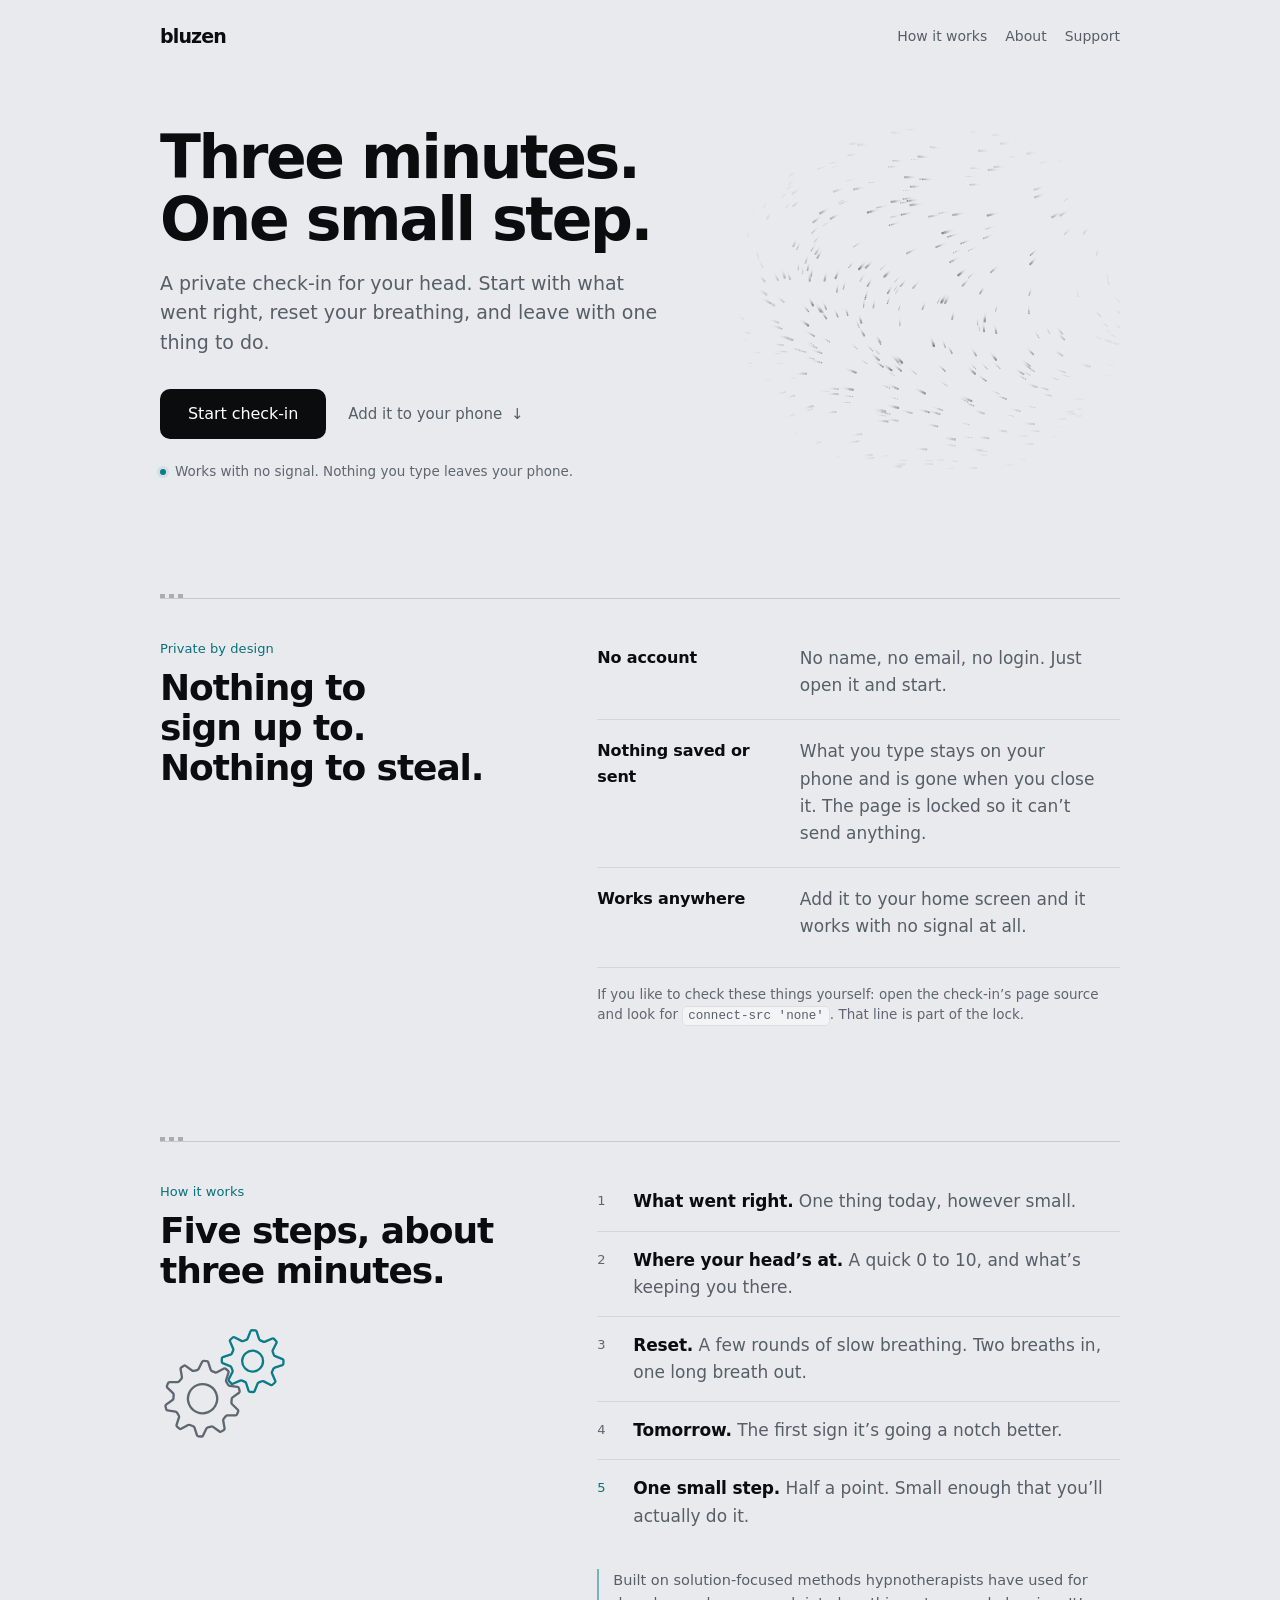
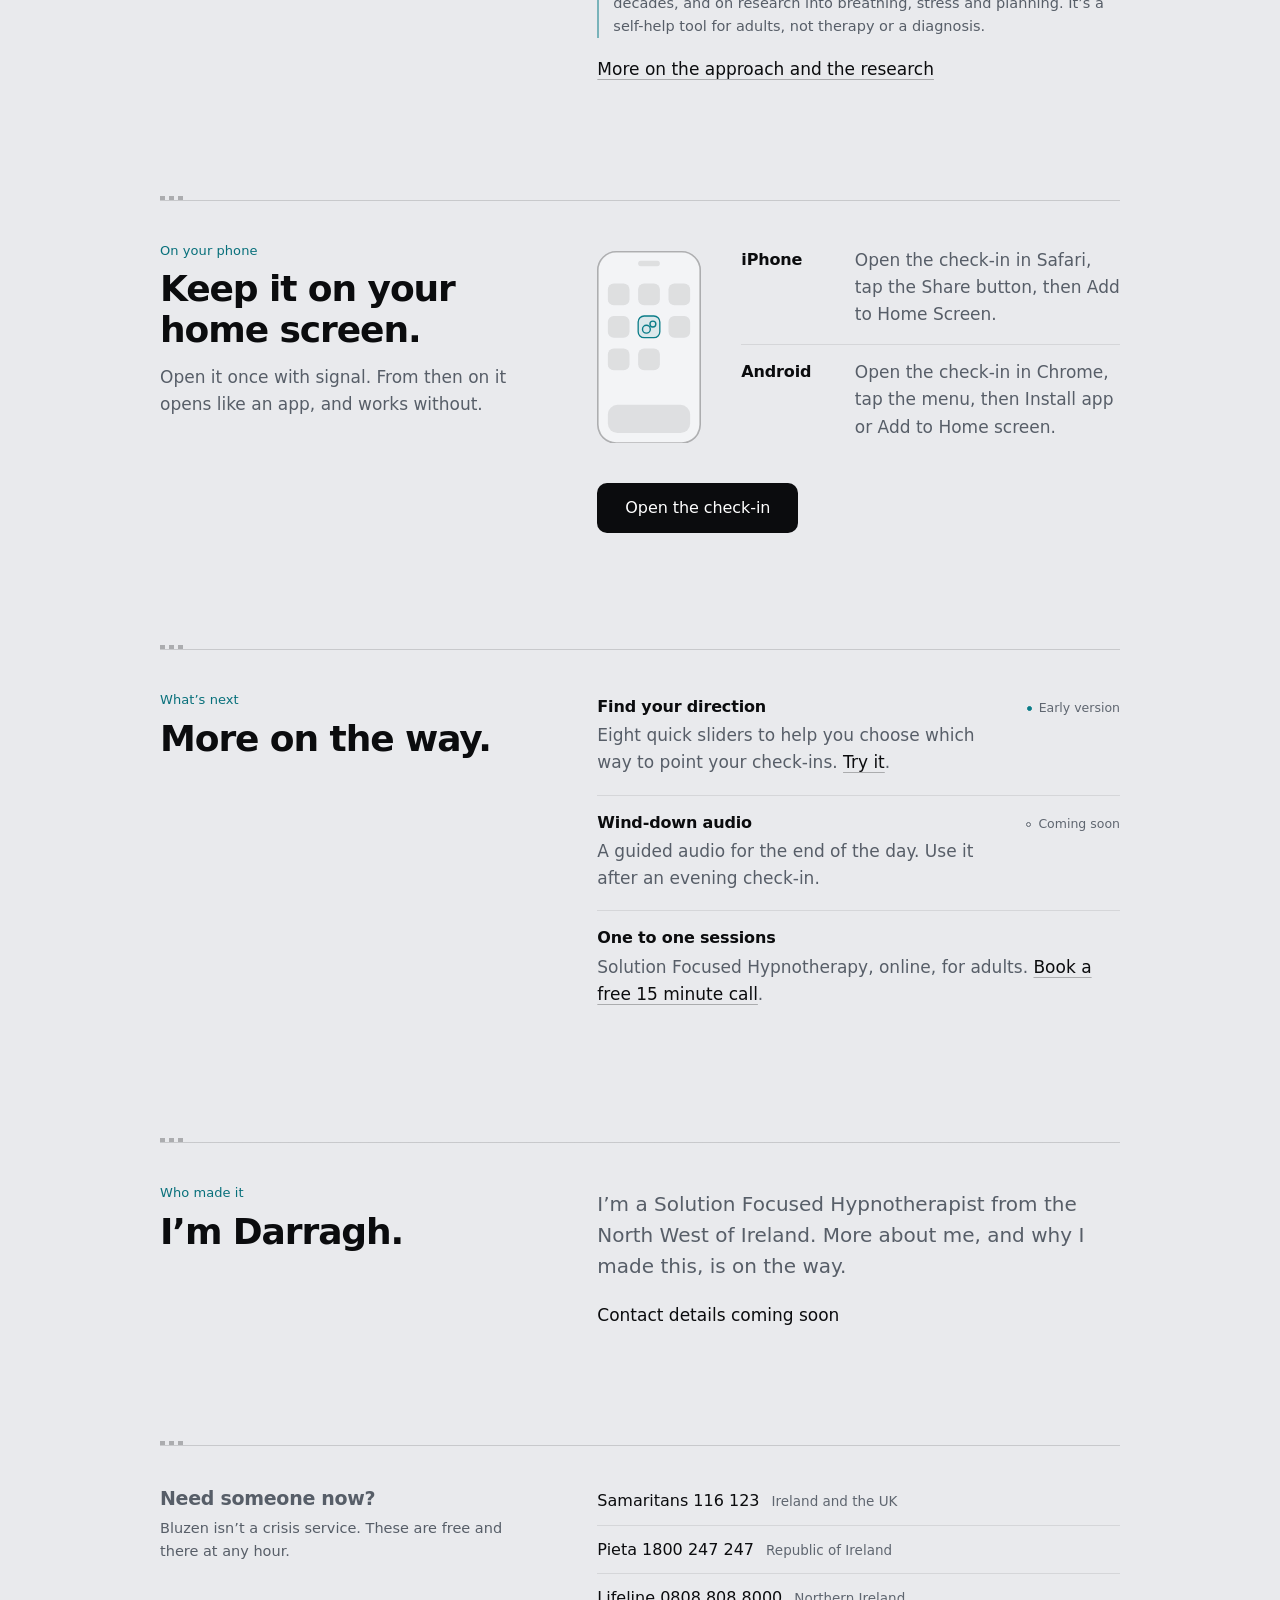
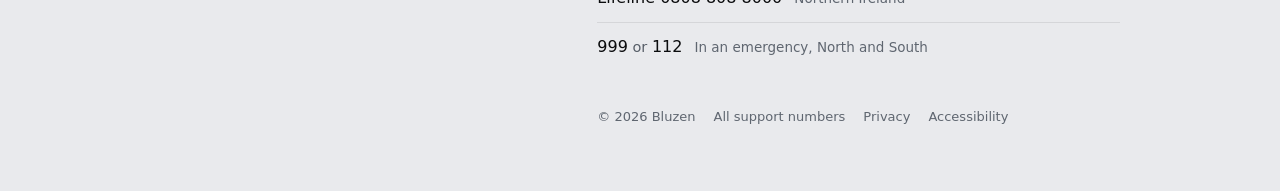
<file: index.html>
<!DOCTYPE html>
<html lang="en-GB">
<head>
<meta charset="utf-8">
<meta name="viewport" content="width=device-width, initial-scale=1, viewport-fit=cover">
<!--
  BLUZEN HOME
  One self-contained page in the check-in's look. No fonts, scripts, trackers or embeds from
  anywhere else: the policy line below allows this page's own images and nothing more.
  The hero is a murmuration that gathers into the Bluzen head and gears. With reduced motion
  it shows the logo, still. The page follows the device's light or dark setting.
  Before publishing: confirm the CPHT and David Newton wording with CPHT Belfast, and confirm
  which contact email works (bluzenfocus.com or bluzenfocus.net). Search for CONFIRM.
-->
<meta http-equiv="Content-Security-Policy" content="default-src 'none'; script-src 'unsafe-inline'; style-src 'unsafe-inline'; img-src 'self' data:; connect-src 'none'; form-action 'none'; base-uri 'none'">
<title>Bluzen · A private check-in for your head</title>
<meta name="description" content="A free, private three minute check-in. Start with what went right, reset your breathing, and leave with one small step. Works offline. Nothing you type leaves your phone.">
<link rel="canonical" href="https://www.bluzenfocus.net/">
<meta property="og:type" content="website">
<meta property="og:url" content="https://www.bluzenfocus.net/">
<meta property="og:title" content="Bluzen · A private check-in for your head">
<meta property="og:description" content="Three minutes. One small step. Works offline, and nothing you type leaves your phone.">
<meta property="og:image" content="https://www.bluzenfocus.net/assets/og-image.png">
<meta name="twitter:card" content="summary_large_image">
<meta name="theme-color" content="#0B0D10" media="(prefers-color-scheme: dark)">
<meta name="theme-color" content="#E9EAED" media="(prefers-color-scheme: light)">
<meta name="color-scheme" content="dark light">
<meta name="referrer" content="no-referrer">
<link rel="icon" href="assets/bluzen-mark-cyan.png">
<link rel="apple-touch-icon" href="check-in/apple-touch-icon.png">
<style>
/* Tokens: the check-in's. Dark first; light follows the device's setting. */
:root{
  color-scheme:dark;
  --bg:#0B0D10;--panel:#13161C;--well:#0F1216;
  --line:rgba(255,255,255,.08);--line-2:rgba(255,255,255,.13);--line-3:rgba(255,255,255,.22);
  --text:#EDEEF0;--muted:#9AA0A8;--faint:#7A8089;
  --accent:#3DD6E3;--accent-ink:#3DD6E3;--accent-dim:rgba(61,214,227,.12);--accent-line:rgba(61,214,227,.55);
  --cta:#EDEEF0;--cta-hover:#FFFFFF;--on-cta:#0B0C0E;
  --ease:cubic-bezier(.2,.8,.2,1);
  --sans:"Inter","InterVariable","Inter Variable",ui-sans-serif,system-ui,-apple-system,"Segoe UI",Roboto,"Helvetica Neue",Arial,sans-serif;
  --mono:ui-monospace,"SF Mono",SFMono-Regular,Menlo,Consolas,"Liberation Mono",monospace;
  --edge:20px;
}
@media (prefers-color-scheme:light){
  :root{
    color-scheme:light;
    --bg:#E9EAED;--panel:#FBFBFC;--well:#F3F4F6;
    --line:rgba(11,12,14,.09);--line-2:rgba(11,12,14,.15);--line-3:rgba(11,12,14,.28);
    --text:#0B0C0E;--muted:#575E68;--faint:#5F6670;
    --accent:#0A7C88;--accent-ink:#08707B;--accent-dim:rgba(10,124,136,.1);--accent-line:rgba(10,124,136,.5);
    --cta:#0B0C0E;--cta-hover:#25282D;--on-cta:#FFFFFF;
  }
}
*,*::before,*::after{box-sizing:border-box}
html{background:var(--bg);-webkit-text-size-adjust:100%;text-size-adjust:100%;scroll-behavior:smooth;scroll-padding-top:16px}
body{margin:0;background:var(--bg);color:var(--text);font:400 16px/1.6 var(--sans);font-kerning:normal;-webkit-font-smoothing:antialiased;-moz-osx-font-smoothing:grayscale;-webkit-tap-highlight-color:transparent}
h1,h2,h3,p,dl,dd,ol,ul{margin:0;padding:0}
ol,ul{list-style:none}
a{color:inherit}
::selection{background:var(--accent-line);color:var(--text)}
:focus-visible{outline:2px solid var(--accent);outline-offset:3px;border-radius:4px}
.skip{position:absolute;left:-999px;top:8px;padding:8px 12px;background:var(--panel);border:1px solid var(--line-2);border-radius:8px;z-index:9}
.skip:focus{left:8px}
.wrap{width:100%;max-width:1040px;margin:0 auto;padding:0 var(--edge)}

/* Header */
header.top{display:flex;align-items:center;justify-content:space-between;height:60px;max-width:1040px;margin:0 auto;padding:0 var(--edge)}
.wordmark{font-size:19px;font-weight:700;letter-spacing:-.045em;text-decoration:none}
.top nav{display:flex;gap:2px;margin-right:-8px}
.top nav a{font-size:14px;color:var(--muted);text-decoration:none;padding:8px;border-radius:6px;transition:color .15s var(--ease)}
.top nav a:hover{color:var(--text)}

/* Links and buttons */
a.more,.cta-row a,.rows a,.fine a{color:var(--text);text-decoration:underline;text-decoration-color:var(--line-3);text-decoration-thickness:1px;text-underline-offset:4px;transition:text-decoration-color .15s var(--ease)}
a.more:hover,.cta-row a:hover,.rows a:hover,.fine a:hover{text-decoration-color:currentColor}
.btn{display:inline-flex;align-items:center;justify-content:center;min-height:50px;padding:0 28px;border-radius:10px;font-size:16px;font-weight:500;letter-spacing:-.005em;text-decoration:none;transition:background-color .15s var(--ease),transform .12s var(--ease)}
.btn.primary{background:var(--cta);color:var(--on-cta)}
.btn.primary:hover{background:var(--cta-hover)}
.btn:active{transform:scale(.985)}
.link{color:var(--muted);font-size:15px;text-decoration:none;padding:8px;border-radius:6px;transition:color .15s var(--ease)}
.link:hover{color:var(--text)}
.link span{display:inline-block;margin-left:4px;transition:transform .2s var(--ease)}
.link:hover span{transform:translateY(2px)}

/* Hero */
.hero{text-align:center;padding:8px 0 76px}
.stage{position:relative;width:100%;max-width:300px;height:clamp(176px,28vh,236px);margin:0 auto;opacity:.92}
.stage canvas{display:block;width:100%;height:100%;-webkit-mask-image:radial-gradient(ellipse 54% 56% at 50% 50%,#000 52%,transparent 100%);mask-image:radial-gradient(ellipse 54% 56% at 50% 50%,#000 52%,transparent 100%)}
h1{font-size:clamp(34px,9.4vw,60px);line-height:1.04;font-weight:600;letter-spacing:-.04em;margin-top:10px}
h1 span{display:block}
.lede{margin:18px auto 0;max-width:29em;color:var(--muted);font-size:17px;line-height:1.55;text-wrap:pretty}
.actions{display:flex;flex-direction:column;align-items:center;gap:8px;margin-top:28px}
.promise{margin:22px auto 0;font-size:13.5px;line-height:1.55;color:var(--faint)}
.promise .l{display:block}
.led{display:inline-block;width:6px;height:6px;margin-right:9px;border-radius:50%;background:var(--accent);box-shadow:0 0 0 3px var(--accent-dim);vertical-align:1px}

/* Sections. Each opens with a hairline carrying three gear teeth. */
section.block{padding:0 0 72px}
.rule{height:5px;margin-bottom:28px;background:
  linear-gradient(90deg,var(--line-3) 0 5px,transparent 5px 9px,var(--line-3) 9px 14px,transparent 14px 18px,var(--line-3) 18px 23px,transparent 23px) no-repeat left top/23px 4px,
  linear-gradient(var(--line-2),var(--line-2)) no-repeat left bottom/100% 1px}
.label{font-size:13px;font-weight:500;color:var(--accent-ink);letter-spacing:.005em}
h2{font-size:clamp(26px,6.6vw,36px);line-height:1.12;font-weight:600;letter-spacing:-.03em;margin-top:8px;text-wrap:balance}
h3{font-size:16px;line-height:1.4;font-weight:600;letter-spacing:-.01em}
.head{position:relative}
.head .sub{margin-top:14px;color:var(--muted);max-width:30em;text-wrap:pretty}
.body{margin-top:28px}
.fine{font-size:13.5px;line-height:1.55;color:var(--faint);text-wrap:pretty}
code{font:400 .93em/1 var(--mono);color:var(--muted);padding:2px 5px;border:1px solid var(--line);border-radius:5px;background:var(--well);white-space:nowrap}

/* Private by design: a plain ledger, not cards */
.ledger > div{padding:16px 0 18px;border-top:1px solid var(--line)}
.ledger > div:first-child{border-top:0;padding-top:0}
.ledger dt{font-size:16px;font-weight:600;letter-spacing:-.01em}
.ledger dd{margin-top:3px;color:var(--muted);text-wrap:pretty}
.ledger + .fine{margin-top:6px;padding-top:16px;border-top:1px solid var(--line)}

/* How it works: five numbered steps, and two gears that turn as you read down */
.cog{position:absolute;right:0;top:-4px;width:64px;height:auto;overflow:visible;color:var(--faint)}
.cog g{transform-box:fill-box;transform-origin:center}
.cog .sm{color:var(--accent)}
#how-h{padding-right:76px}
.steps{counter-reset:s}
.steps li{display:grid;grid-template-columns:28px minmax(0,1fr);gap:8px;padding:15px 0;border-top:1px solid var(--line)}
.steps li:first-child{border-top:0;padding-top:0}
.steps li::before{counter-increment:s;content:counter(s);font-size:13px;font-weight:500;font-variant-numeric:tabular-nums;color:var(--faint);line-height:1.97}
.steps li:last-child::before{color:var(--accent-ink)}
.steps b{font-weight:600;letter-spacing:-.01em}
.steps span{color:var(--muted)}
.note{margin-top:24px;padding-left:14px;border-left:2px solid var(--accent-line);font-size:14.5px;color:var(--muted);text-wrap:pretty}
.body > p.after{margin-top:18px}

/* On your phone: a small drawing of a home screen beside the two sets of steps */
.phone{display:grid;grid-template-columns:76px minmax(0,1fr);gap:22px;align-items:start}
.handset{display:block;width:76px;height:auto;margin-top:4px}
.handset .shell{fill:var(--well);stroke:var(--line-3)}
.handset .app{fill:var(--line)}
.handset .ours{fill:var(--accent-dim);stroke:var(--accent)}
.handset .ring{fill:none;stroke:var(--accent);stroke-width:1.3}
.os > div{padding:14px 0 16px;border-top:1px solid var(--line)}
.os > div:first-child{border-top:0;padding-top:0}
.os dt{font-size:16px;font-weight:600;letter-spacing:-.01em}
.os dd{margin-top:3px;color:var(--muted);text-wrap:pretty}
.open{margin-top:26px}

/* What's next: rows with a quiet status */
.rows li{display:grid;grid-template-columns:minmax(0,1fr) auto;gap:4px 16px;align-items:baseline;padding:16px 0 18px;border-top:1px solid var(--line)}
.rows li:first-child{border-top:0;padding-top:0}
.rows p{grid-column:1/-1;color:var(--muted);text-wrap:pretty}
.tag{font-size:12.5px;color:var(--faint);white-space:nowrap}
.tag::before{content:"";display:inline-block;width:5px;height:5px;margin-right:7px;border-radius:50%;border:1px solid var(--faint);vertical-align:1px}
.tag.live::before{background:var(--accent);border-color:var(--accent)}

/* About */
.about p{font-size:18px;line-height:1.55;color:var(--muted);max-width:30em;text-wrap:pretty}
.about img{display:block;width:96px;height:116px;margin-bottom:18px;object-fit:cover;object-position:center 20%;border-radius:12px;border:1px solid var(--line)}
.about p strong{color:var(--text);font-weight:500}
.cta-row{display:flex;flex-wrap:wrap;gap:6px 18px;margin-top:20px}

/* Footer */
footer{padding:0 0 56px;font-size:14.5px;color:var(--muted)}
footer h2{font-size:19px;line-height:1.3;margin:0;letter-spacing:-.015em}
footer .head p{margin-top:6px;max-width:26em}
.nums li{display:flex;flex-wrap:wrap;align-items:baseline;gap:0 12px;padding:11px 0;border-top:1px solid var(--line)}
.nums li:first-child{border-top:0;padding-top:0}
.nums a{color:var(--text);text-decoration:none;font-size:16px;font-weight:500;font-variant-numeric:tabular-nums;transition:color .15s var(--ease)}
.nums a:hover{color:var(--accent-ink)}
.nums .where{color:var(--faint);font-size:13.5px}
.legal{display:flex;flex-wrap:wrap;gap:4px 18px;margin-top:36px;color:var(--faint);font-size:13px}
.legal a{text-decoration:none;transition:color .15s var(--ease)}
.legal a:hover{color:var(--text)}

@media (max-width:359px){.top nav a{padding:8px 5px;font-size:13.5px}}
@media (min-width:600px){
  :root{--edge:28px}
  .phone{grid-template-columns:92px minmax(0,1fr);gap:32px}
  .handset{width:92px}
}

/* Laptop and up: one left edge for everything, headings in a narrow column, detail beside them */
@media (min-width:900px){
  :root{--edge:40px}
  body{font-size:17px}
  header.top{height:72px}
  .hero{padding:44px 0 112px;text-align:left}
  .hero-in{display:grid;grid-template-columns:minmax(0,7fr) minmax(0,5fr);align-items:center;gap:48px;max-width:1040px;margin:0 auto;padding:0 var(--edge)}
  .hero-in .wrap{order:1;padding:0}
  .hero-in .stage{order:2;max-width:380px;height:340px;margin:0 0 0 auto}
  .lede{margin-left:0;font-size:19px}
  .actions{flex-direction:row;align-items:center;gap:14px;margin-top:32px}
  .promise{margin-left:0}
  .promise .l{display:inline}
  section.block{padding-bottom:112px}
  .rule{margin-bottom:40px}
  .split{display:grid;grid-template-columns:minmax(0,5fr) minmax(0,7fr);column-gap:64px;align-items:start}
  .split .body{margin-top:6px}
  .split > .rule{grid-column:1/-1}
  .cog{position:static;display:block;width:124px;margin:36px 0 0 2px}
  #how-h{padding-right:0}
  .ledger > div{display:grid;grid-template-columns:10.5em minmax(0,1fr);gap:24px;padding:18px 0 20px}
  .ledger dd{margin-top:0}
  .os > div{display:grid;grid-template-columns:5.5em minmax(0,1fr);gap:20px}
  .os dd{margin-top:0}
  .phone{grid-template-columns:104px minmax(0,1fr);gap:40px}
  .handset{width:104px}
  .rows p{grid-column:1;max-width:32em}
  .rows .tag{grid-row:1;grid-column:2}
  .about p{font-size:20px}
  footer{padding-bottom:64px}
  footer .split .body{margin-top:2px}
}
@media (prefers-reduced-motion:reduce){*,*::before,*::after{transition-duration:.001ms!important}html{scroll-behavior:auto}}
</style>
</head>
<body>
<a class="skip" href="#main">Skip to content</a>
<header class="top">
  <a class="wordmark" href="/" aria-label="Bluzen home">bluzen</a>
  <nav aria-label="Main"><a href="how-it-works.html">How it works</a><a href="#about">About</a><a href="support.html">Support</a></nav>
</header>

<main id="main">
  <section class="hero">
   <div class="hero-in">
    <div class="stage" aria-hidden="true"><canvas id="swarm"></canvas></div>
    <div class="wrap">
      <h1><span>Three minutes.</span> <span>One small step.</span></h1>
      <p class="lede">A private check-in for your head. Start with what went right, reset your breathing, and leave with one thing to&nbsp;do.</p>
      <div class="actions">
        <a class="btn primary" href="check-in/">Start check-in</a>
        <a class="link" href="#phone">Add it to your phone <span aria-hidden="true">↓</span></a>
      </div>
      <p class="promise"><span class="l"><span class="led" aria-hidden="true"></span>Works with no signal.</span> <span class="l">Nothing you type leaves your&nbsp;phone.</span></p>
    </div>
   </div>
  </section>

  <section class="block" aria-labelledby="private-h">
    <div class="wrap split">
      <div class="rule" aria-hidden="true"></div>
      <div class="head">
        <p class="label">Private by design</p>
        <h2 id="private-h">Nothing to sign up to. Nothing to&nbsp;steal.</h2>
      </div>
      <div class="body">
        <dl class="ledger">
          <div><dt>No account</dt><dd>No name, no email, no login. Just open it and start.</dd></div>
          <div><dt>Nothing saved or sent</dt><dd>What you type stays on your phone and is gone when you close it. The page is locked so it can’t send anything.</dd></div>
          <div><dt>Works anywhere</dt><dd>Add it to your home screen and it works with no signal at all.</dd></div>
        </dl>
        <p class="fine">If you like to check these things yourself: open the check-in’s page source and look for <code>connect-src 'none'</code>. That line is part of the lock.</p>
      </div>
    </div>
  </section>

  <section class="block" aria-labelledby="how-h">
    <div class="wrap split">
      <div class="rule" aria-hidden="true"></div>
      <div class="head">
        <p class="label">How it works</p>
        <h2 id="how-h">Five steps, about three&nbsp;minutes.</h2>
        <!-- The two gears from the logo, with real meshing teeth. They turn a little as the reader moves down the steps. Still with reduced motion. -->
        <svg class="cog" id="cog" viewBox="-35 -61 107 96" fill="none" stroke="currentColor" stroke-width="2" stroke-linejoin="round" aria-hidden="true">
          <g transform="translate(0 0)"><g class="big" id="cogBig"><path d="M24.31 -6.35Q24.59 -5.50 25.43 -5.16L31.79 -2.59Q32.62 -2.26 32.62 -1.36L32.62 1.36Q32.62 2.26 31.79 2.59L25.43 5.16Q24.59 5.50 24.31 6.35L23.41 9.15Q23.13 10.01 23.60 10.77L27.24 16.58Q27.72 17.35 27.19 18.08L25.59 20.27Q25.06 21.00 24.19 20.78L17.54 19.12Q16.67 18.90 15.94 19.43L13.56 21.16Q12.83 21.69 12.77 22.59L12.29 29.43Q12.23 30.33 11.37 30.61L8.79 31.45Q7.93 31.72 7.35 31.03L2.95 25.78Q2.37 25.09 1.47 25.09L-1.47 25.09Q-2.37 25.09 -2.95 25.78L-7.35 31.03Q-7.93 31.72 -8.79 31.45L-11.37 30.61Q-12.23 30.33 -12.29 29.43L-12.77 22.59Q-12.83 21.69 -13.56 21.16L-15.94 19.43Q-16.67 18.90 -17.54 19.12L-24.19 20.78Q-25.06 21.00 -25.59 20.27L-27.19 18.08Q-27.72 17.35 -27.24 16.58L-23.60 10.77Q-23.13 10.01 -23.41 9.15L-24.31 6.35Q-24.59 5.50 -25.43 5.16L-31.79 2.59Q-32.62 2.26 -32.62 1.36L-32.62 -1.36Q-32.62 -2.26 -31.79 -2.59L-25.43 -5.16Q-24.59 -5.50 -24.31 -6.35L-23.41 -9.15Q-23.13 -10.01 -23.60 -10.77L-27.24 -16.58Q-27.72 -17.35 -27.19 -18.08L-25.59 -20.27Q-25.06 -21.00 -24.19 -20.78L-17.54 -19.12Q-16.67 -18.90 -15.94 -19.43L-13.56 -21.16Q-12.83 -21.69 -12.77 -22.59L-12.29 -29.43Q-12.23 -30.33 -11.37 -30.61L-8.79 -31.45Q-7.93 -31.72 -7.35 -31.03L-2.95 -25.78Q-2.37 -25.09 -1.47 -25.09L1.47 -25.09Q2.37 -25.09 2.95 -25.78L7.35 -31.03Q7.93 -31.72 8.79 -31.45L11.37 -30.61Q12.23 -30.33 12.29 -29.43L12.77 -22.59Q12.83 -21.69 13.56 -21.16L15.94 -19.43Q16.67 -18.90 17.54 -19.12L24.19 -20.78Q25.06 -21.00 25.59 -20.27L27.19 -18.08Q27.72 -17.35 27.24 -16.58L23.60 -10.77Q23.13 -10.01 23.41 -9.15Z"/><circle r="12.6"/></g></g>
          <g transform="translate(43.19 -32.42)"><g class="sm" id="cogSm" transform="rotate(74.48)"><path d="M18.13 -6.04Q18.48 -5.21 19.33 -4.91L25.75 -2.61Q26.60 -2.30 26.60 -1.40L26.60 1.40Q26.60 2.30 25.75 2.61L19.33 4.91Q18.48 5.21 18.13 6.04L17.10 8.55Q16.75 9.38 17.14 10.20L20.05 16.37Q20.44 17.18 19.80 17.82L17.82 19.80Q17.18 20.44 16.37 20.05L10.20 17.14Q9.38 16.75 8.55 17.10L6.04 18.13Q5.21 18.48 4.91 19.33L2.61 25.75Q2.30 26.60 1.40 26.60L-1.40 26.60Q-2.30 26.60 -2.61 25.75L-4.91 19.33Q-5.21 18.48 -6.04 18.13L-8.55 17.10Q-9.38 16.75 -10.20 17.14L-16.37 20.05Q-17.18 20.44 -17.82 19.80L-19.80 17.82Q-20.44 17.18 -20.05 16.37L-17.14 10.20Q-16.75 9.38 -17.10 8.55L-18.13 6.04Q-18.48 5.21 -19.33 4.91L-25.75 2.61Q-26.60 2.30 -26.60 1.40L-26.60 -1.40Q-26.60 -2.30 -25.75 -2.61L-19.33 -4.91Q-18.48 -5.21 -18.13 -6.04L-17.10 -8.55Q-16.75 -9.38 -17.14 -10.20L-20.05 -16.37Q-20.44 -17.18 -19.80 -17.82L-17.82 -19.80Q-17.18 -20.44 -16.37 -20.05L-10.20 -17.14Q-9.38 -16.75 -8.55 -17.10L-6.04 -18.13Q-5.21 -18.48 -4.91 -19.33L-2.61 -25.75Q-2.30 -26.60 -1.40 -26.60L1.40 -26.60Q2.30 -26.60 2.61 -25.75L4.91 -19.33Q5.21 -18.48 6.04 -18.13L8.55 -17.10Q9.38 -16.75 10.20 -17.14L16.37 -20.05Q17.18 -20.44 17.82 -19.80L19.80 -17.82Q20.44 -17.18 20.05 -16.37L17.14 -10.20Q16.75 -9.38 17.10 -8.55Z"/><circle r="9"/></g></g>
        </svg>
      </div>
      <div class="body">
        <ol class="steps" id="steps">
          <li><div><b>What went right.</b> <span>One thing today, however small.</span></div></li>
          <li><div><b>Where your head’s at.</b> <span>A quick 0 to 10, and what’s keeping you there.</span></div></li>
          <li><div><b>Reset.</b> <span>A few rounds of slow breathing. Two breaths in, one long breath out.</span></div></li>
          <li><div><b>Tomorrow.</b> <span>The first sign it’s going a notch better.</span></div></li>
          <li><div><b>One small step.</b> <span>Half a point. Small enough that you’ll actually do it.</span></div></li>
        </ol>
        <p class="note">Built on solution-focused methods hypnotherapists have used for decades, and on research into breathing, stress and planning. It’s a self-help tool for adults, not therapy or a diagnosis.</p>
        <p class="after"><a class="more" href="how-it-works.html">More on the approach and the research</a></p>
      </div>
    </div>
  </section>

  <section class="block" id="phone" aria-labelledby="phone-h">
    <div class="wrap split">
      <div class="rule" aria-hidden="true"></div>
      <div class="head">
        <p class="label">On your phone</p>
        <h2 id="phone-h">Keep it on your home&nbsp;screen.</h2>
        <p class="sub">Open it once with signal. From then on it opens like an app, and works without.</p>
      </div>
      <div class="body">
        <div class="phone">
          <svg class="handset" viewBox="0 0 96 178" aria-hidden="true">
            <rect class="shell" x=".75" y=".75" width="94.5" height="176.5" rx="17" stroke-width="1.5"/>
            <rect class="app" x="38" y="9" width="20" height="5" rx="2.5"/>
            <g class="app">
              <rect x="10" y="30" width="20" height="20" rx="5.5"/><rect x="38" y="30" width="20" height="20" rx="5.5"/><rect x="66" y="30" width="20" height="20" rx="5.5"/>
              <rect x="10" y="60" width="20" height="20" rx="5.5"/><rect x="66" y="60" width="20" height="20" rx="5.5"/>
              <rect x="10" y="90" width="20" height="20" rx="5.5"/><rect x="38" y="90" width="20" height="20" rx="5.5"/>
              <rect x="10" y="142" width="76" height="26" rx="9"/>
            </g>
            <rect class="ours" x="38" y="60" width="20" height="20" rx="5.5" stroke-width="1.2"/>
            <circle class="ring" cx="45.6" cy="72.2" r="3.6"/><circle class="ring" cx="51.6" cy="67.4" r="2.7"/>
          </svg>
          <dl class="os">
            <div><dt>iPhone</dt><dd>Open the check-in in Safari, tap the Share button, then Add to Home Screen.</dd></div>
            <div><dt>Android</dt><dd>Open the check-in in Chrome, tap the menu, then Install app or Add to Home screen.</dd></div>
          </dl>
        </div>
        <p class="open"><a class="btn primary" href="check-in/">Open the check-in</a></p>
      </div>
    </div>
  </section>

  <section class="block" id="more" aria-labelledby="more-h">
    <div class="wrap split">
      <div class="rule" aria-hidden="true"></div>
      <div class="head">
        <p class="label">What’s next</p>
        <h2 id="more-h">More on the way.</h2>
      </div>
      <div class="body">
        <ul class="rows">
          <!-- Find your direction is built (direction/). Marked as an early version until Darragh has refined the wording. -->
          <li><h3>Find your direction</h3><span class="tag live">Early version</span><p>Eight quick sliders to help you choose which way to point your check-ins. <a href="direction/">Try it</a>.</p></li>
          <!-- PLACEHOLDER: wind-down audio. Swap in the email sign-up when the audio is recorded. -->
          <li><h3>Wind-down audio</h3><span class="tag">Coming soon</span><p>A guided audio for the end of the day. Use it after an evening check-in.</p></li>
          <!-- PLACEHOLDER: 1:1 sessions. Add the session block and pricing when ready. -->
          <li><h3>One to one sessions</h3><p>Solution Focused Hypnotherapy, online, for adults. <a href="https://calendly.com/darraghkearney123/30min" rel="noopener">Book a free 15 minute call</a>.</p></li>
        </ul>
      </div>
    </div>
  </section>

  <section class="block" id="about" aria-labelledby="about-h">
    <div class="wrap split">
      <div class="rule" aria-hidden="true"></div>
      <div class="head">
        <p class="label">Who made it</p>
        <!-- PLACEHOLDER: Darragh's own story goes here. Photo optional, casual rather than posed.
             When there's a photo he likes, put an <img> at the top of the .about block below: the style is ready for it. -->
        <h2 id="about-h">I’m Darragh.</h2>
      </div>
      <div class="body about">
        <p>I’m a Solution Focused Hypnotherapist from the North West of Ireland. More about me, and why I made this, is on the way.</p>
        <div class="cta-row">
          <!-- TODO CONTACT: there is no working contact address yet. Set one up (for example hello@ your domain, forwarding to your own inbox), then put it here, in privacy.html, accessibility.html and how-it-works.html. -->
          <span>Contact details coming soon</span>
        </div>
      </div>
    </div>
  </section>
</main>

<footer>
  <div class="wrap split">
    <div class="rule" aria-hidden="true"></div>
    <div class="head">
      <h2>Need someone now?</h2>
      <p>Bluzen isn’t a crisis service. These are free and there at any hour.</p>
    </div>
    <div class="body">
      <ul class="nums">
        <li><a href="tel:116123">Samaritans 116 123</a><span class="where">Ireland and the UK</span></li>
        <li><a href="tel:1800247247">Pieta 1800 247 247</a><span class="where">Republic of Ireland</span></li>
        <li><a href="tel:08088088000">Lifeline 0808 808 8000</a><span class="where">Northern Ireland</span></li>
        <li><span><a href="tel:999">999</a> or <a href="tel:112">112</a></span><span class="where">In an emergency, North and South</span></li>
      </ul>
      <div class="legal">
        <span>© 2026 Bluzen</span>
        <a href="support.html">All support numbers</a>
        <a href="privacy.html">Privacy</a>
        <a href="accessibility.html">Accessibility</a>
      </div>
    </div>
  </div>
</footer>

<script>
(() => {
'use strict';
const motionQ = window.matchMedia ? window.matchMedia('(prefers-reduced-motion: reduce)') : { matches: false };
const lightQ = window.matchMedia ? window.matchMedia('(prefers-color-scheme: light)') : { matches: false };
const still = motionQ.matches;

/* The two gears beside the five steps. They turn as the steps scroll past, and stay meshed:
   10 teeth against 8, so the small one turns 10/8 as far, the other way. */
(() => {
  const big = document.getElementById('cogBig'), sm = document.getElementById('cogSm'), steps = document.getElementById('steps');
  if (!big || !sm || !steps || still) return;
  let shown = 0, want = 0, busy = false;
  const read = () => { const r = steps.getBoundingClientRect(), vh = window.innerHeight || 800; want = Math.min(1, Math.max(0, (vh * 0.9 - r.top) / (r.height + vh * 0.6))) * 144; };
  const draw = () => {
    shown += (want - shown) * 0.12;
    if (Math.abs(want - shown) < 0.02) { shown = want; busy = false; } else requestAnimationFrame(draw);
    big.setAttribute('transform', `rotate(${shown.toFixed(2)})`);
    sm.setAttribute('transform', `rotate(${(74.48 - shown * 1.25).toFixed(2)})`);
  };
  const kick = () => { read(); if (!busy) { busy = true; requestAnimationFrame(draw); } };
  window.addEventListener('scroll', kick, { passive: true });
  window.addEventListener('resize', kick);
  kick();
})();

/* The murmuration. A swarm drifts in calmly and gathers into the Bluzen head and gears,
   in waves: the head first, then the big gear, then the small one, which clicks into mesh.
   Then the crisp logo fades in and the gears turn slowly. A few strays keep drifting.
   Geometry matches the check-in's HG block (logo units x 0.4). */
const cv = document.getElementById('swarm'); if (!cv || !cv.getContext) return;
const ctx = cv.getContext('2d');
const HEAD = 'M51.4 232.8L51.4 217.4C51.4 207.9 54.1 188.8 51.2 180.8C49.3 175.5 45.5 171.2 42.3 166.6C27.9 145.6 17.3 133.8 15.2 107.3C14.9 103 15.6 98.8 16 94.6C17.2 81.6 22.3 69.9 29.6 59.2C62.6 10.7 138.3 1.6 182.2 41.4C192.7 50.9 200.8 63.4 202 77.7C202.7 86 199.8 105.5 200.9 109.5C203.8 120.2 220.7 134.2 220.8 144.8C220.8 154 206.4 152.2 203.4 159.4C200.2 167.3 202.3 197.9 195.4 207.9C189.9 215.8 178.4 216 169.8 216C165.8 216 155.6 216.1 152.2 215.6C150.4 215.3 148.6 214.5 146.8 214.1C129 209.8 122.2 207.8 106.2 198.4';
const NECK = 'M150.9 215.3L150.9 232.8';
const R = Math.PI / 180;
const spur = (n, x, y, hub) => { const pr = 3 * n, p = 360 / n; return { n, x, y, hub, pr, tip: pr + 2.7, root: pr - 4.8, th: 0.11 * p, rh: 0.35 * p }; };
const BIG = spur(10, 68.84, 93.56, 12.6), SM = spur(8, 111.52, 61.52, 9);
const poly = g => { const pts = []; for (let k = 0; k < g.n; k++) { const c = k * 360 / g.n; [[g.root, c - g.rh], [g.tip, c - g.th], [g.tip, c + g.th], [g.root, c + g.rh]].forEach(([r, a]) => pts.push([r * Math.cos(a * R), r * Math.sin(a * R)])); } return pts; };
const BP = poly(BIG), SP = poly(SM);
const along = (pts, u) => { const n = pts.length, f = u * n, i = Math.floor(f) % n, t = f - Math.floor(f), a = pts[i], b = pts[(i + 1) % n]; return [a[0] + (b[0] - a[0]) * t, a[1] + (b[1] - a[1]) * t]; };
const AX = Math.atan2(SM.y - BIG.y, SM.x - BIG.x), L = AX / R, RATIO = BIG.n / SM.n, PITCH = 360 / SM.n;
const ns = 'http://www.w3.org/2000/svg';
const svg = document.createElementNS(ns, 'svg'); svg.setAttribute('width', '0'); svg.setAttribute('height', '0'); svg.setAttribute('aria-hidden', 'true'); svg.style.position = 'absolute';
const hp = document.createElementNS(ns, 'path'); hp.setAttribute('d', HEAD); const np = document.createElementNS(ns, 'path'); np.setAttribute('d', NECK);
svg.append(hp, np); document.body.append(svg);
const HL = hp.getTotalLength(), NL = np.getTotalLength();
/* Colours follow the device's light or dark setting. */
let ink, turq;
const tint = () => { const lt = lightQ.matches; ink = lt ? [40, 44, 52] : [220, 222, 226]; turq = lt ? [10, 124, 136] : [61, 214, 227]; };
tint();
let W = 0, H = 0, S = 1, OX = 0, OY = 0;
const dpr = Math.min(2, window.devicePixelRatio || 1);
function size() {
  const w0 = W, h0 = H;
  W = cv.clientWidth; H = cv.clientHeight; cv.width = Math.max(1, Math.round(W * dpr)); cv.height = Math.max(1, Math.round(H * dpr)); ctx.setTransform(dpr, 0, 0, dpr, 0, 0);
  S = Math.max(0.1, Math.min((H - 24) / 235, (W - 24) / 224)); OX = (W - 224 * S) / 2 - 6 * S; OY = (H - 235 * S) / 2 - 7 * S;
  if (w0 && h0 && typeof P !== 'undefined') for (const p of P) { p.x *= W / w0; p.y *= H / h0; }   // keep the swarm in place when the stage changes size
}
const P = [];
size();
const small = W < 420, N = small ? 380 : 520;
for (let i = 0; i < N; i++) {
  const part = i < N * 0.48 ? 'head' : i < N * 0.76 ? 'big' : 'sm', k = Math.random();
  let h = null; if (part === 'head') { const l = k * (HL + NL); const q = l < HL ? hp.getPointAtLength(l) : np.getPointAtLength(l - HL); h = [q.x, q.y]; }
  P.push({ x: Math.random() * W, y: Math.random() * H, vx: 0, vy: 0, part, k, h, stray: Math.random() < 0.07, home: false, sz: 0.8 + Math.random() * 1.5, ph: Math.random() * 6.28 });
}
const WAVES = [['head', 0, .34], ['head', .34, .67], ['head', .67, 1], ['big', 0, .5], ['big', .5, 1], ['sm', 0, .4], ['sm', .4, .8], ['sm', .8, 1]];
let a1 = 0, a2 = 0, gap = 8, locked = false, cro = 0, pulse = 0, tt = 0, wave = 0, start = performance.now(), last = start, running = false, visible = true;
const tr = d => { const p = new Path2D(); p.addPath(new Path2D(d), new DOMMatrix([S, 0, 0, S, OX, OY])); return p; };
function gearPath(g, pts, at, ang) {
  const p = new Path2D(), c = Math.cos(ang * R), s = Math.sin(ang * R);
  pts.forEach(([x, y], i) => { const X = OX + (at[0] + x * c - y * s) * S, Y = OY + (at[1] + x * s + y * c) * S; i ? p.lineTo(X, Y) : p.moveTo(X, Y); });
  p.closePath(); p.moveTo(OX + (at[0] + g.hub) * S, OY + at[1] * S); p.arc(OX + at[0] * S, OY + at[1] * S, g.hub * S, 0, 6.283); return p;
}
function logo(alpha, sx, sy) {
  ctx.save(); ctx.globalAlpha = alpha; ctx.lineJoin = 'round'; ctx.lineCap = 'round'; ctx.lineWidth = Math.max(1.4, 1.6 * S);
  ctx.strokeStyle = `rgba(${ink.join(',')},${lightQ.matches ? 0.62 : 0.5})`; ctx.stroke(tr(HEAD)); ctx.stroke(tr(NECK));
  ctx.strokeStyle = `rgb(${turq.join(',')})`; ctx.lineWidth = Math.max(1.4, 1.6 * S) + pulse * 2;
  ctx.stroke(gearPath(BIG, BP, [BIG.x, BIG.y], a1)); ctx.stroke(gearPath(SM, SP, [sx, sy], a2)); ctx.restore();
}
function drawStill() {
  ctx.clearRect(0, 0, W, H);
  a2 = L + 180 - PITCH / 2 - (a1 - L) * RATIO;
  logo(1, SM.x, SM.y);
}
const onTheme = () => { tint(); if (still) drawStill(); };
if (lightQ.addEventListener) lightQ.addEventListener('change', onTheme); else if (lightQ.addListener) lightQ.addListener(onTheme);
let rt = 0; window.addEventListener('resize', () => { clearTimeout(rt); rt = setTimeout(() => { size(); if (still) drawStill(); }, 120); });
if (still) { drawStill(); return; }
function frame(now) {
  if (!visible) { running = false; return; }
  const dt = Math.min(0.05, (now - last) / 1000); last = now; tt += dt * 0.5; const t = (now - start) / 1000;
  const due = Math.floor(Math.max(0, t - 1.2) / 0.75);
  while (wave < Math.min(due, WAVES.length)) { const [part, from, to] = WAVES[wave]; P.forEach(p => { if (!p.stray && p.part === part && p.k >= from && p.k < to) p.home = true; }); wave++; }
  if (wave >= WAVES.length && !locked && t > 1.2 + 0.75 * WAVES.length + 1.2) { locked = true; pulse = 1; }
  const f = dt * 60;   // the same pace on 60Hz and 120Hz screens
  gap += ((locked ? 0 : 8) - gap) * (1 - Math.pow(0.95, f)); if (locked) cro = Math.min(1, cro + dt * 0.45); pulse *= Math.pow(0.95, f);
  const v1 = 7; a1 += v1 * dt;
  const sx = SM.x + Math.cos(AX) * gap, sy = SM.y + Math.sin(AX) * gap;
  if (locked) { const m = L + 180 - PITCH / 2 - (a1 - L) * RATIO; a2 += (m - a2) * (1 - Math.pow(0.88, f)); } else a2 += -v1 * RATIO * dt;
  ctx.globalCompositeOperation = 'destination-out'; ctx.fillStyle = `rgba(0,0,0,${(1 - Math.pow(0.8, f)).toFixed(3)})`; ctx.fillRect(0, 0, W, H); ctx.globalCompositeOperation = 'source-over';
  const pull = 0.01 * f, drag = Math.pow(0.85, f), steer = 1 - Math.pow(0.96, f);
  for (const p of P) {
    if (p.home) {
      let tx, ty;
      if (p.part === 'head') [tx, ty] = p.h;
      else if (p.part === 'big') { const [x, y] = along(BP, p.k), c = Math.cos(a1 * R), s = Math.sin(a1 * R); tx = BIG.x + x * c - y * s; ty = BIG.y + x * s + y * c; }
      else { const [x, y] = along(SP, p.k), c = Math.cos(a2 * R), s = Math.sin(a2 * R); tx = sx + x * c - y * s; ty = sy + x * s + y * c; }
      tx = OX + tx * S; ty = OY + ty * S; p.vx += (tx - p.x) * pull; p.vy += (ty - p.y) * pull; p.vx *= drag; p.vy *= drag;
    } else {
      const ang = Math.sin(p.x * 0.007 + tt * 0.4) * 1.6 + Math.cos(p.y * 0.009 - tt * 0.3) * 1.6 + tt * 0.15;
      p.vx += (Math.cos(ang) * 0.7 - p.vx) * steer; p.vy += (Math.sin(ang) * 0.5 - p.vy) * steer;
      if (p.x < -4) p.x += W + 8; if (p.x > W + 4) p.x -= W + 8; if (p.y < -4) p.y += H + 8; if (p.y > H + 4) p.y -= H + 8;
    }
    p.x += p.vx * f; p.y += p.vy * f;
    let a = 0.5 + 0.12 * Math.sin(t * 1.5 + p.ph); if (p.home) a *= 1 - 0.88 * cro;
    const gear = p.home && p.part !== 'head';
    ctx.fillStyle = gear ? `rgba(${turq.join(',')},${a.toFixed(2)})` : `rgba(${ink.join(',')},${(a * 0.85).toFixed(2)})`;
    ctx.fillRect(p.x, p.y, p.sz, p.sz);
  }
  if (cro > 0) logo(cro, sx, sy);
  requestAnimationFrame(frame);
}
function go() { if (running || !visible) return; running = true; last = performance.now(); requestAnimationFrame(frame); }
const io = 'IntersectionObserver' in window ? new IntersectionObserver(es => { visible = es[0].isIntersecting && !document.hidden; go(); }) : null;
if (io) io.observe(cv);
document.addEventListener('visibilitychange', () => { visible = !document.hidden; go(); });
go();
})();
</script>
</body>
</html>
</file>
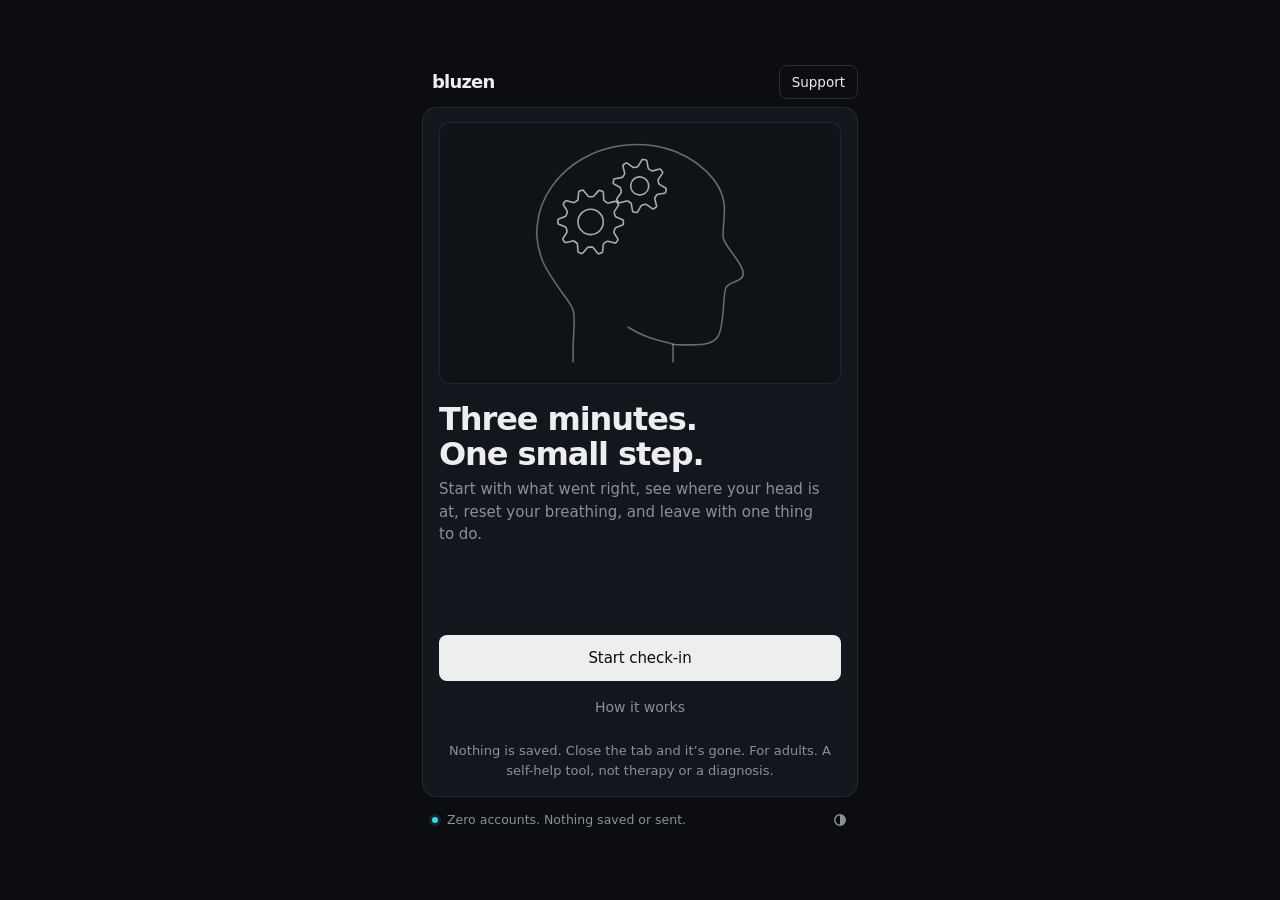
<file: check-in/index.html>
<!DOCTYPE html>
<html lang="en-GB">
<head>
<meta charset="utf-8">
<meta name="viewport" content="width=device-width, initial-scale=1, viewport-fit=cover">
<!--
  BLUZEN CHECK-IN
  A short solution-focused check-in. One self-contained page with nothing to install.
  Upload it to your site as it is, for example as check-in.html.

  Settings (links to your home page, quiz and booking page) are at the top of the
  second script block near the bottom of this file.

  Privacy: stateless by design. No accounts, no cookies, no analytics, no storage of any
  kind, and no outside requests. The Content-Security-Policy line below blocks all network
  traffic. If you ever add a form, analytics or an embed, that line will block it, and the
  privacy wording on the page would need to change as well.

  Offline and home screen: manifest.webmanifest and sw.js sit next to this file. The policy
  allows this page to load those two files from its own folder ('self'), and nothing else.
  The service worker only keeps a copy of this folder's files on the phone so the check-in
  opens with no signal. It never sends anything anywhere. Change CACHE in sw.js whenever
  this file changes, so phones pick up the new version.

  Type: Inter if the device has it, otherwise the device's own clean sans. No font files
  are embedded or downloaded.

  The head and gears: the head is traced from the Bluzen logo. The gears are real spur
  gears (10 and 8 teeth, same tooth size), so they mesh properly. See the HG block.
-->
<meta http-equiv="Content-Security-Policy" content="default-src 'none'; script-src 'self' 'unsafe-inline'; style-src 'unsafe-inline'; img-src 'self' data: blob:; connect-src 'none'; manifest-src 'self'; worker-src 'self'; form-action 'none'; base-uri 'none'">
<title>Bluzen Check-in</title>
<meta name="description" content="A private three minute check-in. Start with what went right, reset your breathing, and leave with one small step. Nothing is saved and nothing leaves your device.">
<meta name="theme-color" content="#0B0D10">
<meta name="color-scheme" content="dark light">
<meta name="referrer" content="no-referrer">
<meta name="format-detection" content="telephone=no">
<link rel="manifest" href="manifest.webmanifest">
<link rel="apple-touch-icon" href="apple-touch-icon.png">
<meta name="apple-mobile-web-app-capable" content="yes">
<meta name="mobile-web-app-capable" content="yes">
<meta name="apple-mobile-web-app-title" content="Check-in">
<meta name="apple-mobile-web-app-status-bar-style" content="black-translucent">
<link rel="icon" href="data:image/svg+xml,%3Csvg xmlns='http://www.w3.org/2000/svg' viewBox='0 0 64 64'%3E%3Crect width='64' height='64' rx='14' fill='%230B0D10'/%3E%3Ccircle cx='32' cy='32' r='19' fill='none' stroke='%233DD6E3' stroke-width='5'/%3E%3Ccircle cx='32' cy='32' r='6' fill='%233DD6E3'/%3E%3C/svg%3E">
<style>
/* ==========================================================================
   Tokens
   Dark first: obsidian and charcoal, 1px lines instead of shadows, and one
   accent, the turquoise of the logo, for anything active or selected.
   ========================================================================== */
:root{
  color-scheme:dark;
  --bg:#0B0D10;--panel:#13161C;--well:#0F1216;--raise:#1A1E25;
  --hover:rgba(255,255,255,.035);--press:rgba(255,255,255,.07);
  --line:rgba(255,255,255,.08);--line-2:rgba(255,255,255,.13);--line-3:rgba(255,255,255,.22);
  --text:#EDEEF0;--muted:#8B9098;--faint:#6B7079;
  --accent:#3DD6E3;--accent-dim:rgba(61,214,227,.12);--accent-line:rgba(61,214,227,.55);
  --cta:#EDEEF0;--cta-hover:#FFFFFF;--on-cta:#0B0C0E;
  --seg-off:rgba(255,255,255,.07);
  --hg-head:rgba(237,238,240,.4);--hg-gear:rgba(237,238,240,.7);--hg-live:#EDEEF0;--hg-sync:var(--accent);--orb-fill:#17363C;
  --ease:cubic-bezier(.2,.8,.2,1);
  --r-sm:6px;--r-md:8px;--r-lg:14px;
  --sans:"Inter","InterVariable","Inter Variable",ui-sans-serif,system-ui,-apple-system,"Segoe UI",Roboto,"Helvetica Neue",Arial,sans-serif;
}
:root[data-mode="light"]{
  color-scheme:light;
  --bg:#E9EAED;--panel:#FBFBFC;--well:#F3F4F6;--raise:#FFFFFF;
  --hover:rgba(11,12,14,.035);--press:rgba(11,12,14,.07);
  --line:rgba(11,12,14,.09);--line-2:rgba(11,12,14,.15);--line-3:rgba(11,12,14,.28);
  --text:#0B0C0E;--muted:#575E68;--faint:#868D97;
  --accent:#0A7C88;--accent-dim:rgba(10,124,136,.09);--accent-line:rgba(10,124,136,.5);
  --cta:#0B0C0E;--cta-hover:#25282D;--on-cta:#FFFFFF;
  --seg-off:rgba(11,12,14,.08);
  --hg-head:rgba(11,12,14,.38);--hg-gear:rgba(11,12,14,.62);--hg-live:#0B0C0E;--orb-fill:#CFEAEE;
}

/* ==========================================================================
   Base
   ========================================================================== */
*,*::before,*::after{box-sizing:border-box}
html{-webkit-text-size-adjust:100%;text-size-adjust:100%;background:var(--bg)}
body{margin:0;min-height:100vh;min-height:100dvh;display:flex;flex-direction:column;background:var(--bg);color:var(--text);font:400 15px/1.5 var(--sans);font-variant-numeric:tabular-nums;-webkit-font-smoothing:antialiased;-moz-osx-font-smoothing:grayscale;-webkit-tap-highlight-color:transparent}
h1,h2,h3,p,figure,dl,dd{margin:0}
ol,ul{margin:0;padding:0;list-style:none}
button,input,textarea{font:inherit;color:inherit;letter-spacing:inherit}
button{margin:0;padding:0;border:0;background:none;cursor:pointer;text-align:inherit;-webkit-appearance:none;appearance:none;touch-action:manipulation}
button:disabled{cursor:default}
a{color:inherit}
b,strong{font-weight:600}
[hidden]{display:none!important}
:focus{outline:none}
:focus-visible{outline:2px solid var(--accent);outline-offset:2px}
[data-focus]:focus-visible,#main:focus-visible{outline:none}
::selection{background:var(--accent-dim)}
.sr{position:absolute;width:1px;height:1px;margin:-1px;padding:0;border:0;overflow:hidden;clip:rect(0 0 0 0);clip-path:inset(50%);white-space:nowrap}
.gap{margin-top:18px}
.gap-s{margin-top:10px}
.centre{text-align:center}

/* ==========================================================================
   The frame: a header, one panel, a status line
   ========================================================================== */
.app{flex:1;display:flex;flex-direction:column;width:100%;max-width:468px;margin:0 auto;padding:env(safe-area-inset-top,0px) 8px 0}
.top{display:flex;align-items:center;justify-content:space-between;gap:8px;height:50px;padding-left:2px}
.top-l,.top-r{display:flex;align-items:center;gap:2px;min-width:0}
.wordmark{padding:0 8px;font-size:18px;font-weight:700;letter-spacing:-.045em;line-height:1}
.ib{flex:none;display:grid;place-items:center;width:36px;height:36px;border-radius:var(--r-md);color:var(--muted);transition:background-color .15s var(--ease),color .15s var(--ease)}
.ib:hover{background:var(--press);color:var(--text)}
.tb{display:inline-flex;align-items:center;height:34px;padding:0 12px;border:1px solid var(--line-2);border-radius:var(--r-md);font-size:13.5px;font-weight:500;transition:border-color .15s var(--ease),background-color .15s var(--ease),box-shadow .25s var(--ease)}
.tb:hover{background:var(--hover);border-color:var(--line-3)}
.tb.nudge{border-color:var(--accent-line);box-shadow:0 0 0 3px var(--accent-dim)}
.panel{position:relative;flex:1;display:flex;flex-direction:column;min-height:0;padding:14px 16px 16px;background:var(--panel);border:1px solid var(--line);border-radius:var(--r-lg)}
.status{display:flex;align-items:center;gap:9px;min-height:46px;padding:0 0 env(safe-area-inset-bottom,0px) 10px;font-size:12.5px;line-height:1.35;color:var(--muted)}
.led{flex:none;width:6px;height:6px;border-radius:50%;background:var(--accent);box-shadow:0 0 0 3px var(--accent-dim)}
.status-t{flex:1;min-width:0}
@media (min-width:640px) and (min-height:700px){
  .app{flex:none;margin:auto;padding:24px 16px}
  .panel{min-height:min(690px,calc(100vh - 150px))}
}

/* Where you are: four stages */
.stepper{display:grid;grid-template-columns:repeat(5,minmax(0,1fr));gap:6px;margin-bottom:12px}
.stepper li{display:flex;flex-direction:column;gap:7px;font-size:12px;font-weight:500;line-height:1;color:var(--faint);transition:color .3s var(--ease)}
.stepper li::after{content:"";height:2px;border-radius:1px;background:var(--line-2);transition:background-color .45s var(--ease)}
.stepper li.done{color:var(--muted)}
.stepper li.now{color:var(--text)}
.stepper li.done::after,.stepper li.now::after{background:var(--accent)}

/* ==========================================================================
   The stage: the head and gears, in a display that changes size with the scene
   ========================================================================== */
.app{--stage-h:clamp(132px,24vh,220px)}
.app[data-view="welcome"]{--stage-h:clamp(168px,30vh,262px)}
.app[data-view="prime"],.app[data-view="anchor"],.app[data-view="sign"],.app[data-view="simplify"]{--stage-h:clamp(96px,14vh,128px)}
.app[data-view="scale"],.app[data-view="confidence"]{--stage-h:clamp(112px,19vh,178px)}
.app[data-view="reset"]{--stage-h:clamp(80px,10.5vh,100px)}
.app[data-view="step"]{--stage-h:clamp(84px,11vh,104px)}
.app[data-view="summary"],.app[data-view="about"]{--stage-h:0px}
.stage{position:relative;flex:none;height:var(--stage-h);margin-bottom:18px;border:1px solid var(--line);border-radius:10px;background:var(--well);overflow:hidden;transition:height .55s var(--ease),margin-bottom .55s var(--ease),opacity .35s var(--ease),border-color .35s var(--ease)}
.app[data-view="summary"] .stage,.app[data-view="about"] .stage{margin-bottom:0;opacity:0;border-color:transparent}
.hg{position:absolute;top:12px;left:12px;width:calc(100% - 24px);height:calc(100% - 24px);overflow:visible}
.hg path,.hg circle,.hg line{fill:none;stroke-width:1.6;vector-effect:non-scaling-stroke;stroke-linecap:round;stroke-linejoin:round}
.hg-head{stroke:var(--hg-head)}
.hg-gears{stroke:var(--hg-gear);opacity:calc(1 - var(--hg-dim, 0));transition:stroke .9s var(--ease)}
.hg[data-state="active"] .hg-gears{stroke:var(--hg-live)}
.hg[data-state="synced"] .hg-gears{stroke:var(--hg-sync)}

/* ==========================================================================
   Scenes
   ========================================================================== */
.scenes{position:relative;flex:1;display:flex;flex-direction:column;min-height:0}
.scene{display:none;flex:1;flex-direction:column}
.scene.on{display:flex}
.scene.enter{animation:scene-in .36s var(--ease) both}
.app[data-dir="back"] .scene.enter{animation-name:scene-back}
@keyframes scene-in{from{opacity:0;transform:translate3d(16px,0,0)}}
@keyframes scene-back{from{opacity:0;transform:translate3d(-16px,0,0)}}
.phase{display:flex;flex:1;flex-direction:column}

h1{font-size:clamp(27px,7.4vw,32px);line-height:1.1;font-weight:600;letter-spacing:-.034em;text-wrap:balance}
h2{font-size:clamp(21px,5.6vw,23px);line-height:1.2;font-weight:600;letter-spacing:-.024em;text-wrap:balance}
h3{font-size:15px;line-height:1.35;font-weight:600;letter-spacing:-.01em}
.tight-top{margin-top:4px}
.sub{margin-top:6px;color:var(--muted);text-wrap:pretty}
.label{font-size:13px;font-weight:500;line-height:1.35;color:var(--muted)}
.fine{font-size:13px;line-height:1.5;color:var(--muted);text-wrap:pretty}
.small-print{margin-top:14px;text-align:center}
.hint{margin-top:8px}
.note{margin-top:16px;padding:1px 0 1px 12px;border-left:2px solid var(--accent-line);font-size:13.5px;line-height:1.5;color:var(--muted)}
.inline{display:inline;padding:0;color:var(--text);font:inherit;text-decoration:underline;text-decoration-color:var(--line-3);text-underline-offset:3px;transition:text-decoration-color .15s var(--ease)}
.inline:hover{text-decoration-color:currentColor}

/* ==========================================================================
   Buttons
   ========================================================================== */
.actions{display:flex;flex-direction:column;align-items:stretch;gap:2px;margin-top:auto;padding-top:22px}
.btn{display:inline-flex;align-items:center;justify-content:center;gap:8px;min-height:46px;padding:0 18px;border-radius:var(--r-md);font-size:15px;font-weight:500;letter-spacing:-.006em;white-space:nowrap;transition:background-color .15s var(--ease),border-color .15s var(--ease),color .15s var(--ease),transform .12s var(--ease)}
.btn:active:not(:disabled){transform:scale(.985)}
.btn.primary{background:var(--cta);color:var(--on-cta)}
.btn.primary:hover:not(:disabled){background:var(--cta-hover)}
.btn.primary:disabled{background:var(--press);color:var(--faint)}
.btn.line{border:1px solid var(--line-2);color:var(--text)}
.btn.line:hover:not(:disabled){background:var(--hover);border-color:var(--line-3)}
.btn.line:disabled{color:var(--muted);border-color:var(--line)}
.pair{display:grid;grid-template-columns:1fr 1fr;gap:6px;margin-top:12px}
.link{display:inline-flex;align-items:center;justify-content:center;min-height:40px;padding:0 8px;border-radius:var(--r-sm);font-size:14px;color:var(--muted);transition:color .15s var(--ease)}
.link:hover{color:var(--text)}
.links{display:flex;flex-wrap:wrap;justify-content:center;gap:0 4px;margin-top:4px}
.links.start{justify-content:flex-start;margin-left:-8px}
kbd{display:none;align-items:center;justify-content:center;min-width:22px;height:22px;padding:0 5px;border:1px solid var(--line-2);border-radius:5px;font:500 11.5px/1 var(--sans);color:var(--muted)}
@media (hover:hover) and (pointer:fine){kbd{display:inline-flex}}

/* Option rows */
.rows{display:grid;gap:6px;margin-top:18px}
.row{display:grid;grid-template-columns:minmax(0,1fr) auto;align-items:center;column-gap:12px;width:100%;min-height:58px;padding:10px 12px 10px 14px;border:1px solid var(--line);border-radius:var(--r-md);background:var(--well);text-align:left;transition:border-color .15s var(--ease),background-color .15s var(--ease)}
.row b{font-size:15px;font-weight:500;line-height:1.3}
.row small{grid-column:1;font-size:13px;line-height:1.35;color:var(--muted)}
.row kbd{grid-column:2;grid-row:1 / span 2}
.row:hover{border-color:var(--line-2);background:var(--hover)}
.row:active{background:var(--press)}
.row[aria-pressed="true"]{border-color:var(--accent-line);background:var(--accent-dim)}
.rows.tight{margin-top:10px;gap:4px}
.rows.tight .row{min-height:46px;padding-top:9px;padding-bottom:9px}
.rows.tight .row b{font-size:14.5px}

/* Chips */
.chips{display:flex;flex-wrap:wrap;gap:6px}
.chips:empty{display:none}
.chip{display:inline-flex;align-items:center;gap:8px;min-height:38px;padding:0 12px;border:1px solid var(--line);border-radius:var(--r-sm);background:var(--well);font-size:14px;line-height:1.25;text-align:left;transition:border-color .15s var(--ease),background-color .15s var(--ease),color .15s var(--ease)}
.chip:hover{border-color:var(--line-2);background:var(--hover)}
.chip[aria-pressed="true"]{border-color:var(--accent-line);background:var(--accent-dim)}
.chip.add{color:var(--muted)}
.chip.add::before{content:"+";font-family:var(--sans);color:var(--faint)}
.chip.add:hover{color:var(--text)}
.chip.item i{font-style:normal;font-family:var(--sans);color:var(--faint)}
.chip.item:hover i{color:var(--text)}
.chip.new{animation:chip-in .3s var(--ease)}
@keyframes chip-in{from{opacity:0;transform:scale(.94)}}
.pop{animation:pop .26s var(--ease)}
@keyframes pop{40%{transform:scale(.96)}}

/* Inputs */
.input{display:block;width:100%;min-height:48px;padding:12px 14px;border:1px solid var(--line-2);border-radius:var(--r-md);background:var(--well);color:var(--text);font-size:16px;line-height:1.45;transition:border-color .15s var(--ease),box-shadow .15s var(--ease)}
.input::placeholder{color:var(--faint);opacity:1}
.input:hover{border-color:var(--line-3)}
.input:focus{border-color:var(--accent);box-shadow:0 0 0 3px var(--accent-dim)}
textarea.input{min-height:76px;resize:none;overflow:hidden}
.add{position:relative;margin-top:18px}
.add .input{padding-right:54px}
.add-btn{position:absolute;top:5px;right:5px;bottom:5px;width:40px;display:grid;place-items:center;border-radius:6px;background:var(--press);transition:background-color .15s var(--ease)}
.add-btn:hover{background:var(--line-2)}

/* Segmented control */
.seg{position:relative;display:grid;grid-template-columns:repeat(3,1fr);padding:3px;border:1px solid var(--line-2);border-radius:10px;background:var(--well)}
.seg-thumb{position:absolute;top:3px;bottom:3px;left:3px;width:calc((100% - 6px) / 3);border:1px solid var(--accent-line);border-radius:7px;background:var(--accent-dim);opacity:0;transform:translateX(calc(var(--at, 0) * 100%));transition:transform .32s var(--ease),opacity .2s var(--ease)}
.seg.has .seg-thumb{opacity:1}
.seg button{position:relative;min-height:42px;padding:0 4px;border-radius:7px;font-size:14px;font-weight:500;color:var(--muted);text-align:center;transition:color .15s var(--ease)}
.seg button:hover,.seg button[aria-pressed="true"]{color:var(--text)}

/* ==========================================================================
   The 0 to 10 scale: segments with a detent at every number
   ========================================================================== */
.meter{margin-top:20px}
.m-read{display:flex;align-items:flex-end;gap:6px;margin-bottom:12px}
.odo{display:inline-flex;font:500 52px/1 var(--sans);letter-spacing:-.03em}
.odo-d{display:block;height:1em;overflow:hidden}
.odo-strip{display:flex;flex-direction:column;transform:translateY(calc(var(--d, 0) * -1em));transition:transform .38s var(--ease)}
.odo-strip span{display:block;height:1em}
.odo-d.zero{color:var(--faint)}
.m-of{padding-bottom:5px;font:500 14px/1 var(--sans);color:var(--faint)}
.m-side{margin-left:auto;padding-bottom:3px;text-align:right}
.m-word{display:block;font-size:15px;font-weight:500;line-height:1.25}
.m-from{display:block;margin-top:2px;font-size:12.5px;line-height:1.3;color:var(--muted)}
.m-row{display:grid;grid-template-columns:40px minmax(0,1fr) 40px;align-items:center;gap:8px}
.jog{display:grid;place-items:center;width:40px;height:44px;border:1px solid var(--line-2);border-radius:var(--r-md);background:var(--well);color:var(--muted);font:500 18px/1 var(--sans);-webkit-user-select:none;user-select:none;transition:color .15s var(--ease),border-color .15s var(--ease),background-color .1s var(--ease)}
.jog:hover{color:var(--text);border-color:var(--line-3)}
.jog:active{background:var(--press)}
.m-track{position:relative;height:44px;cursor:pointer;touch-action:none;-webkit-user-select:none;user-select:none;border-radius:4px}
.m-track:focus-visible{outline-offset:4px}
.m-seg{position:absolute;top:9px;bottom:9px;left:calc(var(--i) * 10% + 2px);width:calc(10% - 4px);border-radius:3px;background:var(--seg-off);transition:background-color .14s var(--ease),box-shadow .14s var(--ease)}
.m-seg.on{background:var(--accent)}
.m-seg.was{background:transparent;box-shadow:inset 0 0 0 1px var(--accent-line)}
.m-thumb{position:absolute;top:1px;bottom:1px;left:calc(var(--v, 0) * 10%);width:2px;margin-left:-1px;border-radius:1px;background:var(--text);transition:left .16s var(--ease)}
.m-track.dragging .m-thumb{transition-duration:.07s}
.m-start{position:absolute;top:-6px;left:calc(var(--s, 0) * 10%);width:10px;height:6px;margin-left:-5px;background:var(--muted);clip-path:polygon(0 0,100% 0,50% 100%)}
.m-ticks{position:relative;height:16px;margin:6px 48px 0}
.m-ticks span{position:absolute;left:calc(var(--v) * 10%);transform:translateX(-50%);font:500 11px/16px var(--sans);color:var(--faint);transition:color .15s var(--ease)}
.m-ticks span.at{color:var(--text)}
.m-ends{display:flex;justify-content:space-between;gap:12px;margin:4px 48px 0;font-size:12.5px;color:var(--muted)}

/* ==========================================================================
   The orb: hold to breathe in, let go to breathe out. Flat lines only.
   ========================================================================== */
.orb-wrap{display:flex;flex-direction:column;align-items:center;margin-top:16px}
.orb{position:relative;display:grid;place-items:center;width:min(58vw,212px,27vh);aspect-ratio:1;border-radius:50%;cursor:pointer;touch-action:none;-webkit-user-select:none;user-select:none;-webkit-touch-callout:none}
.orb:disabled{cursor:default}
.orb svg{position:absolute;inset:0;width:100%;height:100%;overflow:visible}
.orb circle{fill:none;vector-effect:non-scaling-stroke}
.orb-guide{stroke:var(--line-2);stroke-width:1.6}
.orb-mark{stroke:var(--line-2);stroke-width:1;stroke-dasharray:2 5}
.orb-core{fill:var(--orb-fill)!important;stroke:var(--accent);stroke-width:1.6;transform-box:fill-box;transform-origin:center;transform:scale(.3)}
.orb.held .orb-guide{stroke:var(--accent-line)}
.orb:focus-visible{outline-offset:6px}
.orb-cue{min-height:2.6em;margin-top:14px;font-size:16px;font-weight:500;line-height:1.3;letter-spacing:-.01em;text-align:center}
.orb-meta{display:flex;align-items:center;gap:12px;width:min(58vw,212px,27vh);min-width:150px;margin-top:4px;font-size:12.5px;font-weight:500;color:var(--muted)}
.orb-meta .dots{flex:1;display:flex;gap:4px}
.dots i{flex:1;height:3px;border-radius:2px;background:var(--seg-off);transition:background-color .25s var(--ease)}
.dots i.on{background:var(--accent)}

/* ==========================================================================
   Panels, the result, support
   ========================================================================== */
.box{margin-top:16px;padding:16px;border:1px solid var(--line);border-radius:12px;background:var(--well)}
.box > .fine{margin-top:4px}
.box-actions{display:flex;flex-wrap:wrap;align-items:center;gap:6px 10px;margin-top:12px}
.box .support{margin-top:10px}
.keep{margin-top:16px;overflow:hidden;border:1px solid var(--line);border-radius:12px;background:var(--well);aspect-ratio:1080 / 1350}
.keep img{display:block;width:100%;height:auto;-webkit-touch-callout:default}
#copyText{margin-top:6px;font-size:14px}
.support > div{display:grid;gap:3px;padding:12px 0;border-top:1px solid var(--line)}
.support > div:first-child{padding-top:0;border-top:0}
.support > div:last-child{padding-bottom:0}
.support dt{font-size:15px;font-weight:600}
.support .where{margin-left:8px;font-size:12.5px;font-weight:400;color:var(--muted)}
.support dd{display:flex;flex-wrap:wrap;align-items:baseline;gap:2px 16px}
.support .big{font:500 19px/1.3 var(--sans);letter-spacing:-.02em;color:var(--text);text-decoration:none}
.support a.big:hover{color:var(--accent)}
.support strong.big{font-family:var(--sans);font-size:16px;font-weight:600;letter-spacing:-.01em}
.support dd span{flex-basis:100%;font-size:13px;color:var(--muted)}
.alert{margin-bottom:8px;padding:14px 16px;border:1px solid var(--accent-line);border-radius:12px;background:var(--panel);font-size:14px}
.alert p+p{margin-top:10px}
.alert-nums{display:flex;flex-wrap:wrap;gap:6px}
.alert-nums a{display:inline-flex;align-items:center;min-height:36px;padding:0 10px;border:1px solid var(--line-2);border-radius:var(--r-sm);font-size:13.5px;text-decoration:none}
.alert-nums a:hover{border-color:var(--line-3)}
.page .actions{margin-top:0}
.prose > p{margin-top:8px;color:var(--muted)}
.prose > h3{margin-top:24px}
.prose strong{color:var(--text)}
.how{margin-top:14px;counter-reset:how}
.how li{display:grid;grid-template-columns:26px minmax(0,1fr);gap:8px;padding:10px 0;border-top:1px solid var(--line);color:var(--muted)}
.how li:first-child{border-top:0}
.how li::before{counter-increment:how;content:counter(how);font:500 12px/1.75 var(--sans);color:var(--faint)}

.toast{position:fixed;left:50%;bottom:max(20px,env(safe-area-inset-bottom,0px));z-index:9;max-width:calc(100% - 32px);padding:10px 14px;border:1px solid var(--line-2);border-radius:var(--r-md);background:var(--raise);color:var(--text);font-size:13.5px;opacity:0;pointer-events:none;transform:translate(-50%,10px);transition:opacity .2s var(--ease),transform .25s var(--ease)}
.toast.show{opacity:1;transform:translate(-50%,0)}

@media (prefers-reduced-motion:reduce){
  *,*::before,*::after{animation-duration:.001ms!important;animation-iteration-count:1!important;transition-duration:.001ms!important;scroll-behavior:auto!important}
}

/* If, then: the plan as it will read */
.plan{margin-top:16px;padding:12px 14px;border:1px solid var(--line);border-radius:var(--r-md);background:var(--well);font-size:15px;line-height:1.45;color:var(--muted);transition:border-color .2s var(--ease)}
.plan b{font-weight:600;color:var(--text)}
.plan.ready{border-color:var(--accent-line)}
.seg button:disabled{color:var(--faint);cursor:default}

/* Daily cue pills */
.chips.pills .chip{border-radius:999px;padding:0 14px}

/* The support drawer */
.drawer{position:fixed;inset:0;z-index:20;display:flex;align-items:flex-end;justify-content:center}
.drawer-back{position:absolute;inset:0;background:rgba(5,6,8,.62);opacity:0;transition:opacity .25s var(--ease)}
.drawer-sheet{position:relative;width:100%;max-width:468px;max-height:88vh;max-height:88dvh;overflow:auto;padding:16px 18px max(20px,env(safe-area-inset-bottom,0px));background:var(--panel);border:1px solid var(--line);border-bottom:0;border-radius:16px 16px 0 0;transform:translateY(24px);opacity:0;transition:transform .32s var(--ease),opacity .25s var(--ease)}
.drawer.open .drawer-back{opacity:1}
.drawer.open .drawer-sheet{transform:none;opacity:1}
.drawer-head{display:flex;align-items:center;justify-content:space-between;gap:12px}
.drawer-sheet:focus-visible{outline:none}
#supportBody{margin-top:14px}
@media (min-width:640px) and (min-height:700px){.drawer{align-items:center}.drawer-sheet{border-bottom:1px solid var(--line);border-radius:16px}}
@media (max-height:700px){#cyclesLabel{display:none}#cycles{margin-top:14px}.orb-wrap{margin-top:12px}}

/* Your own words: an open line, two ways to start, ideas only on request */
.voice{margin-top:18px}
.stems{display:grid;gap:2px;margin-top:8px}
.stems li{position:relative;padding-left:14px;font-size:13px;line-height:1.5;color:var(--faint);-webkit-user-select:none;user-select:none}
.stems li::before{content:"";position:absolute;left:2px;top:.75em;width:6px;height:1px;background:var(--faint)}
.scene > .stems{margin-top:8px}
.idea-toggle{display:inline-flex;align-items:center;gap:6px;min-height:36px;margin-top:6px;font-size:13.5px;font-weight:500;color:var(--muted);transition:color .15s var(--ease)}
.idea-toggle::after{content:"";width:6px;height:6px;margin-top:-3px;border-right:1.5px solid currentColor;border-bottom:1.5px solid currentColor;transform:rotate(45deg);transition:transform .2s var(--ease)}
.idea-toggle[aria-expanded="true"]::after{margin-top:3px;transform:rotate(-135deg)}
.idea-toggle:hover{color:var(--text)}
.voice .chips{margin-top:6px}

/* A chip wrote into the field: a quiet pulse and a note that it can be changed */
.input.nudge{animation:nudge 1.1s var(--ease)}
@keyframes nudge{20%{border-color:var(--accent);box-shadow:0 0 0 3px var(--accent-dim)}}
.edit-nudge{margin-top:6px;font-size:12.5px;color:var(--accent)}

/* The contract: blanks until filled, then bright ink */
.plan .blank{display:inline-block;min-width:4.5em;border-bottom:1px solid var(--line-3);color:transparent;line-height:1.1}
.plan b{color:var(--text)}

/* Client mode history */
.history{margin-top:10px}
.history:empty{display:none}
.history li{padding:9px 0;border-top:1px solid var(--line);font-size:13.5px}
.history small{display:block;font-size:12.5px;color:var(--muted)}

/* The double breath in, as an option */
.opt-row{display:flex;align-items:center;gap:10px}
.opt-row .fine{flex:1;min-width:0}
.chip.toggle{flex:none}
.chip.toggle::before{content:"";width:8px;height:8px;border:1.5px solid var(--muted);border-radius:2px;transition:background-color .15s var(--ease),border-color .15s var(--ease)}
.chip.toggle[aria-pressed="true"]::before{background:var(--accent);border-color:var(--accent)}
.chip.toggle:disabled{opacity:.6;cursor:default}
.bucket{margin-top:6px}

/* The result: the step first, two numbers side by side, then their own words with room to breathe */
.hero{margin-top:10px;padding:18px 18px 20px;border:1px solid var(--accent-line);border-radius:12px;background:var(--well)}
.hero-label{color:var(--accent)}
.hero-text{margin-top:8px;font-size:clamp(21px,5.8vw,24px);line-height:1.32;font-weight:600;letter-spacing:-.02em;text-wrap:pretty}
.hero-note{margin-top:12px;font-size:14px;line-height:1.55;color:var(--muted);text-wrap:pretty}
.hero-note:empty{display:none}
.stats{display:grid;grid-template-columns:repeat(2,minmax(0,1fr));gap:8px;margin-top:8px}
.stat{padding:14px 16px 16px;border:1px solid var(--line);border-radius:12px;background:var(--well)}
.stat .label{font-size:12.5px}
.stat-n{margin-top:6px;font-size:34px;font-weight:500;line-height:1;letter-spacing:-.03em}
.stat-n small{margin-left:3px;font-size:13px;font-weight:500;letter-spacing:0;color:var(--faint)}
.stat-word{margin-top:6px;font-size:19px;font-weight:500;line-height:1.25;color:var(--accent)}
.mini{display:flex;gap:3px;margin-top:12px}
.mini i{flex:1;height:3px;border-radius:2px;background:var(--seg-off)}
.mini i.on{background:var(--muted)}
.stat.lit .mini i.on{background:var(--accent)}
.reflect{margin-top:22px}
.reflect:empty{display:none}
.reflect > div{padding:16px 0;border-top:1px solid var(--line)}
.reflect > div:last-child{border-bottom:1px solid var(--line)}
.reflect dt{font-size:13px;font-weight:500;color:var(--muted)}
.reflect dd{margin:6px 0 0;font-size:16.5px;line-height:1.6;text-wrap:pretty}

/* The optional state check on the result */
#sustainBox{margin-top:16px}
@media (max-height:700px){.app[data-view="reset"]{--stage-h:56px}.opt-row .fine{display:none}.opt-row{margin-top:6px}.orb-wrap{margin-top:8px}.orb,.orb-meta{width:min(58vw,212px,20vh)}.orb-cue{margin-top:8px;min-height:1.3em}.bucket{margin-top:4px}}

</style>
</head>
<body>
<div class="app" id="app" data-view="welcome" data-dir="fwd">

<header class="top">
  <div class="top-l">
    <button type="button" class="ib" id="backBtn" data-act="back" aria-label="Back" hidden>
      <svg viewBox="0 0 16 16" width="16" height="16" aria-hidden="true"><path d="M10 3.25 5.25 8 10 12.75" fill="none" stroke="currentColor" stroke-width="1.5" stroke-linecap="round" stroke-linejoin="round"/></svg>
    </button>
    <span class="wordmark" id="brand">bluzen</span>
  </div>
  <div class="top-r">
    <button type="button" class="tb" id="supportBtn" data-go="support">Support</button>
  </div>
</header>

<div class="alert" id="riskBox" role="status" hidden>
  <p><strong>It sounds like things are very heavy right now.</strong> Please don’t carry that on your own. You can talk to someone now, free, at any hour.</p>
  <p class="alert-nums"><a href="tel:999">999</a><a href="tel:112">112</a><a href="tel:116123">Samaritans 116 123</a><a href="tel:08088088000">Lifeline 0808 808 8000 (NI)</a><a href="sms:85258?body=SHOUT">Text SHOUT to 85258 (NI)</a><a href="tel:1800247247">Pieta 1800 247 247 (ROI)</a><a href="sms:50808?body=HELLO">Text HELLO to 50808 (ROI)</a></p>
  <p class="fine">999 and 112 are for immediate danger, North and South. You’re welcome to carry on with the check-in as well.</p>
</div>

<main class="panel" id="main" tabindex="-1">
  <ol class="stepper" id="stages" aria-label="Where you are in the check-in" hidden>
    <li>Prime</li>
    <li>Scale</li>
    <li>Reset</li>
    <li>Clarity</li>
    <li>Step</li>
  </ol>

  <!-- The head and gears. It mirrors where you are, then comes into step as you settle. -->
  <div class="stage" id="stage">
    <svg class="hg" id="hg" viewBox="6 7 224 235" role="img" aria-labelledby="hgTitle" data-state="neutral" focusable="false">
      <title id="hgTitle">A head in profile with two gears inside. At rest.</title>
      <g class="hg-body">
        <g class="hg-head"><path data-head="main"/><path data-head="neck"/></g>
        <g class="hg-gears">
          <g data-gear="big"><path/><circle cx="0" cy="0"/></g>
          <g data-gear="small"><path/><circle cx="0" cy="0"/></g>
        </g>
      </g>
    </svg>
  </div>

  <div class="scenes">

  <!-- Welcome -->
  <section class="scene on" data-scene="welcome">
    <h1 data-focus tabindex="-1">Three minutes. One small step.</h1>
    <p class="sub">Start with what went right, see where your head is at, reset your breathing, and leave with one thing to do.</p>
    <div class="actions">
      <button type="button" class="btn primary" data-act="begin">Start check-in</button>
      <div class="links"><button type="button" class="link" data-go="about">How it works</button><a class="link" id="noDir" href="./" hidden>Check in without a direction</a></div>
    </div>
    <p class="fine small-print">Nothing is saved. Close the tab and it’s gone. For adults. A self-help tool, not therapy or a diagnosis.</p>
  </section>

  <!-- Positive priming -->
  <section class="scene" data-scene="prime">
    <h2 id="primeQ" data-focus tabindex="-1">Start with what went right.</h2>
    <p class="sub">One thing today, however small, that went even slightly well.</p>
    <div class="voice" data-voice="prime">
      <input class="input" type="text" id="primeText" maxlength="90" aria-labelledby="primeQ" autocomplete="off" spellcheck="false" enterkeyhint="done">
      <ul class="stems" aria-label="Ways to start"><li>Today I managed to…</li><li>One thing that went okay was…</li></ul>
      <button type="button" class="idea-toggle" aria-expanded="false" aria-controls="primeChips">Need an idea?</button>
      <div class="chips" id="primeChips" role="group" aria-label="Ideas" hidden></div>
    </div>
    <div class="actions">
      <button type="button" class="btn primary" data-act="prime-next">Continue</button>
      <button type="button" class="link" data-act="prime-skip">Nothing comes to mind</button>
    </div>
  </section>

  <!-- Arrival scale -->
  <section class="scene" data-scene="scale">
    <h2 id="scaleQ" data-focus tabindex="-1">Where’s your headspace right now?</h2>
    <p class="sub">10 is steady, clear and moving forward. 0 is the opposite. Set it where it is, not where it should be.</p>
    <div class="meter" id="scaleMeter"></div>
    <p class="note" id="scaleNote" hidden>That’s a hard place to be. Keep going if this helps. If you feel unsafe or at risk, please use the <button type="button" class="inline" data-go="support">support numbers</button> now.</p>
    <div class="actions">
      <button type="button" class="btn primary" data-act="scale-next">Continue</button>
    </div>
  </section>

  <!-- Resilience anchor, and good enough today -->
  <section class="scene" data-scene="anchor">
    <h2 id="anchorQ" data-focus tabindex="-1">What keeps you at 5 instead of 4?</h2>
    <p class="sub" id="anchorP">Even on a hard day, something is holding. Name it.</p>
    <div class="voice" data-voice="anchor">
      <input class="input" type="text" id="anchorText" maxlength="90" aria-labelledby="anchorQ" autocomplete="off" spellcheck="false" enterkeyhint="done">
      <ul class="stems" aria-label="Ways to start"><li>What’s helping is…</li><li>I’ve still got…</li></ul>
      <button type="button" class="idea-toggle" aria-expanded="false" aria-controls="anchorChips">Need an idea?</button>
      <div class="chips" id="anchorChips" role="group" aria-label="Ideas" hidden></div>
    </div>
    <div class="voice gap" data-voice="enough">
      <label class="label" for="enoughText" id="enoughLabel">And what would feel good enough today?</label>
      <input class="input gap-s" type="text" id="enoughText" maxlength="80" autocomplete="off" spellcheck="false" enterkeyhint="done">
      <ul class="stems" aria-label="Ways to start"><li>Getting through…</li><li>One small thing like…</li></ul>
      <button type="button" class="idea-toggle" aria-expanded="false" aria-controls="enoughChips">Need an idea?</button>
      <div class="chips" id="enoughChips" role="group" aria-label="Ideas" hidden></div>
    </div>
    <div class="actions">
      <button type="button" class="btn primary" data-act="anchor-next">Continue</button>
    </div>
  </section>

  <!-- Reset: cyclic sighing on the orb -->
  <section class="scene" data-scene="reset">
    <h2 id="resetH" data-focus tabindex="-1">Two breaths in, one long breath out.</h2>
    <p class="sub" id="resetP"></p>
    <p class="fine bucket" id="bucketNote">Stress fills up like a bucket. Each long breath out opens the tap a little.</p>
    <p class="label gap" id="cyclesLabel">How many rounds?</p>
    <div class="seg gap-s" id="cycles" role="group" aria-labelledby="cyclesLabel"><span class="seg-thumb" aria-hidden="true"></span></div>
    <div class="opt-row gap-s"><button type="button" class="chip toggle" id="doubleBtn" aria-pressed="true">Double breath in</button><span class="fine">The cyclic sigh. Turn it off for one long breath in.</span></div>
    <div class="orb-wrap">
      <button type="button" class="orb" id="orb" aria-describedby="resetLive">
        <svg viewBox="0 0 200 200" aria-hidden="true" focusable="false">
          <circle class="orb-guide" cx="100" cy="100" r="94"/>
          <circle class="orb-mark" id="orbMark" cx="100" cy="100" r="75"/>
          <circle class="orb-core" id="orbCore" cx="100" cy="100" r="94"/>
        </svg>
      </button>
      <p class="orb-cue" id="resetCue" aria-hidden="true"></p>
      <p class="orb-meta"><span id="padCount">0/5</span><span class="dots" id="resetDots" aria-hidden="true"></span></p>
    </div>
    <p class="sr" id="resetLive" aria-live="polite"></p>
    <div class="actions" id="resetAfter" hidden>
      <button type="button" class="btn primary" data-act="reset-next">Continue</button>
    </div>
    <div class="links" id="resetAlts">
      <button type="button" class="link" id="resetAuto" data-act="reset-auto">Pace it for me</button>
      <button type="button" class="link" data-act="reset-skip">Skip</button>
    </div>
  </section>

  <!-- Clarity check: tomorrow's first sign -->
  <section class="scene" data-scene="sign">
    <h2 id="signQ" data-focus tabindex="-1">Tomorrow goes a notch better. What’s the first sign?</h2>
    <p class="sub">Something you’d notice, or that someone else would.</p>
    <div class="voice" data-voice="sign">
      <input class="input" type="text" id="signText" maxlength="100" aria-labelledby="signQ" autocomplete="off" spellcheck="false" enterkeyhint="done">
      <ul class="stems" aria-label="Ways to start"><li>I’d notice that I…</li><li>Someone might see me…</li></ul>
      <button type="button" class="idea-toggle" aria-expanded="false" aria-controls="signChips">Need an idea?</button>
      <div class="chips" id="signChips" role="group" aria-label="Ideas" hidden></div>
    </div>
    <div class="actions">
      <button type="button" class="btn primary" id="signNext" data-act="sign-next" disabled>Continue</button>
      <button type="button" class="link" data-act="sign-skip">Not sure yet</button>
    </div>
  </section>

  <!-- Half a point: If, then -->
  <section class="scene" data-scene="step">
    <h2 id="stepQ" data-focus tabindex="-1">What would move you from 5 to 5.5?</h2>
    <p class="sub">Half a point. Small enough that you’ll actually do it.</p>
    <p class="plan" id="planLine" aria-live="polite"></p>
    <label class="label gap" for="thenText" id="thenLabel">Then I’ll…</label>
    <input class="input gap-s" type="text" id="thenText" maxlength="90" autocomplete="off" spellcheck="false" enterkeyhint="next">
    <p class="edit-nudge" id="thenNudge" aria-hidden="true" hidden>Edit to fit your day.</p>
    <ul class="stems" aria-label="Ways to start"><li>Step outside for…</li><li>Spend five minutes…</li></ul>
    <button type="button" class="idea-toggle" aria-expanded="false" aria-controls="thenChips">Need an idea?</button>
    <div class="chips gap-s" id="thenChips" role="group" aria-label="Step ideas" hidden></div>
    <label class="label gap" for="ifText" id="ifLabel">If… your daily cue</label>
    <input class="input gap-s" type="text" id="ifText" maxlength="70" autocomplete="off" spellcheck="false" enterkeyhint="done">
    <p class="edit-nudge" id="ifNudge" aria-hidden="true" hidden>Edit to fit your day.</p>
    <ul class="stems" aria-label="Ways to start"><li>After I finish…</li><li>When I sit down to…</li></ul>
    <button type="button" class="idea-toggle" aria-expanded="false" aria-controls="ifChips">Need an idea?</button>
    <div class="chips pills gap-s" id="ifChips" role="group" aria-label="Daily cues" hidden></div>
    <div class="actions">
      <button type="button" class="btn primary" id="stepNext" data-act="step-next" disabled>Set this step</button>
      <button type="button" class="link" data-act="step-skip">No step today</button>
    </div>
  </section>

  <!-- Step confidence ruler -->
  <section class="scene" data-scene="confidence">
    <h2 id="confQ" data-focus tabindex="-1">How doable does this step feel?</h2>
    <p class="plan ready" id="confPlan"></p>
    <div class="meter" id="confMeter"></div>
    <p class="fine gap-s" id="confHint">7 or more and you’re done. Under 7, you’ll make it smaller first.</p>
    <div class="voice" id="sustainBox" hidden>
      <label class="label" for="sustainText" id="sustainQ">What puts it at 7 instead of lower?</label>
      <input class="input gap-s" type="text" id="sustainText" maxlength="90" autocomplete="off" spellcheck="false" enterkeyhint="done">
      <ul class="stems" aria-label="Ways to start"><li>It helps that…</li><li>I’ve done something like it when…</li></ul>
    </div>
    <div class="actions">
      <button type="button" class="btn primary" id="confNext" data-act="confidence-next">Finish</button>
    </div>
  </section>

  <!-- Below 7: make it smaller -->
  <section class="scene" data-scene="simplify">
    <h2 id="simplifyQ" data-focus tabindex="-1">Let’s make it smaller.</h2>
    <p class="sub" id="simplifyP">What version of it would feel like a 7 or more?</p>
    <label class="label gap" for="smallerText">Then I’ll…</label>
    <input class="input gap-s" type="text" id="smallerText" maxlength="90" autocomplete="off" spellcheck="false" enterkeyhint="done">
    <ul class="stems" aria-label="Ways to shrink it"><li>Just the first two minutes of it</li><li>Set it up now, do it later</li></ul>
    <div class="actions">
      <button type="button" class="btn primary" data-act="simplify-next">Check it again</button>
      <button type="button" class="link" data-act="simplify-keep">Keep it as it is</button>
    </div>
  </section>

  <!-- The result -->
  <section class="scene page" data-scene="summary">
    <p class="label" id="sumDate"></p>
    <div class="hero" id="hero">
      <p class="label hero-label" id="heroLabel"></p>
      <h2 class="hero-text" id="sumH" data-focus tabindex="-1"></h2>
      <p class="hero-note" id="sumLine"></p>
    </div>
    <div class="stats" id="sumStats"></div>
    <dl class="reflect" id="sumReflect"></dl>
    <figure class="keep"><img id="keepImg" alt="" width="1080" height="1350"></figure>
    <div class="pair">
      <button type="button" class="btn line" data-act="save-image">Save image</button>
      <button type="button" class="btn line" data-act="copy">Copy session brief</button>
    </div>
    <p class="fine gap-s" id="keepHint" hidden>If nothing was saved, press and hold the image and choose Save.</p>
    <div class="gap-s" id="copyFallback" hidden>
      <label class="fine" for="copyText">Select this and copy it</label>
      <textarea class="input" id="copyText" rows="9" readonly></textarea>
    </div>
    <div id="sumSupport"></div>
    <div class="box" id="bridge" hidden>
      <h3>Client mode</h3>
      <p class="fine" id="bridgeNote"></p>
      <div class="box-actions">
        <button type="button" class="btn line" id="bridgeSave" data-act="bridge-save">Save to this device</button>
        <button type="button" class="link" id="bridgeWipe" data-act="bridge-wipe" hidden>Delete saved check-ins</button>
      </div>
      <ol class="history" id="bridgeList"></ol>
    </div>
    <p class="fine gap" id="sumPrivacy">The session brief is a short plain-text summary, handy to paste into your notes or bring to a 1 to 1 session. Nothing from this check-in is kept. Close the tab and it’s gone.</p>
    <p class="fine gap-s" id="sumMore"></p>
    <div class="links start">
      <button type="button" class="link" data-act="restart">Start a new check-in</button>
    </div>
  </section>

  <!-- How it works -->
  <section class="scene page prose" data-scene="about">
    <h2 data-focus tabindex="-1">How it works.</h2>
    <ol class="how">
      <li><span><strong>Prime.</strong> Start with one thing that went right today.</span></li>
      <li><span><strong>Scale.</strong> Rate your headspace from 0 to 10, name what keeps it from being a point lower, and what would feel good enough today.</span></li>
      <li><span><strong>Reset.</strong> Three to five rounds of cyclic sighing on the orb: two breaths in, one long breath out.</span></li>
      <li><span><strong>Clarity.</strong> Picture tomorrow going a notch better, and spot the first small sign of it.</span></li>
      <li><span><strong>Step.</strong> Choose what would move you half a point, tie it to a daily cue, and check how doable it feels. Or skip it, and notice one small thing worth keeping before tomorrow.</span></li>
    </ol>
    <p>There’s no score at the end to pass or fail. You rate how doable your step feels, and if it’s under 7 you make it smaller until it isn’t.</p>
    <h3>Why it looks forward</h3>
    <p>It’s built on solution-focused ideas. Instead of digging into problems, it looks at what’s already working, what a slightly better tomorrow would look like, and the smallest step towards it. Small and specific tends to beat big and vague.</p>
    <h3>The gears</h3>
    <p>The orb is for your breathing: hold it on the way in, let go on the way out. The two gears are a rough picture of two parts of your brain: the part that thinks things through, and the part that raises the alarm. Under pressure, the alarm tends to run on its own. As you settle, the arm swings the small gear in until the two mesh and turn together. They move with what you tell the check-in. They don’t measure anything.</p>
    <h3>What it isn’t</h3>
    <p>This is a self-help tool for adults. It isn’t therapy, medical advice or a diagnosis, and it doesn’t replace your GP or a mental health professional. If you are in crisis, please use the <button type="button" class="inline" data-go="support">support numbers</button>.</p>
    <h3>Your privacy</h3>
    <p>There is no account, no cookies, no tracking and no saving. What you write never leaves this page, and it’s gone when you close the tab. The page is locked so it can’t send anything over the internet.</p>
    <p>You can add it to your home screen. After that it opens like an app and works with no signal at all, because your phone keeps its own copy of the page. Still nothing is saved or sent.</p>
    <p>If you arrive from Find your direction, a few of the ideas lean the way you chose and the gears move a little differently. That’s the only difference.</p>
    <p>If you work with Bluzen 1 to 1, you may be given a client link. Only that link offers to save check-ins, in this browser only, and only when you choose to.</p>
    <h3>Who made it</h3>
    <p>Bluzen is a hypnotherapy and nervous system regulation practice in the North West of Ireland, run by Darragh, a solution-focused hypnotherapist. Bluzen exists to bring people support before crisis, not after.</p>
    <p><a class="inline" id="homeLink" target="_top" hidden>Visit Bluzen</a></p>
  </section>

  </div>
</main>

<footer class="status" id="foot">
  <span class="led" aria-hidden="true"></span>
  <span class="status-t">Zero accounts. Nothing saved or sent.</span>
  <button type="button" class="ib" id="themeBtn" aria-label="Switch to light">
    <svg viewBox="0 0 16 16" width="16" height="16" aria-hidden="true"><circle cx="8" cy="8" r="5.25" fill="none" stroke="currentColor" stroke-width="1.5"/><path d="M8 2.75a5.25 5.25 0 0 1 0 10.5Z" fill="currentColor"/></svg>
  </button>
</footer>
</div>

<!-- Support drawer -->
<div class="drawer" id="drawer" hidden>
  <div class="drawer-back" data-act="drawer-close"></div>
  <section class="drawer-sheet" id="drawerSheet" role="dialog" aria-modal="true" aria-labelledby="drawerH" tabindex="-1">
    <div class="drawer-head">
      <h2 id="drawerH">Talk to someone</h2>
      <button type="button" class="ib" data-act="drawer-close" aria-label="Close">
        <svg viewBox="0 0 16 16" width="16" height="16" aria-hidden="true"><path d="M4 4l8 8M12 4l-8 8" fill="none" stroke="currentColor" stroke-width="1.5" stroke-linecap="round"/></svg>
      </button>
    </div>
    <p class="sub">Free and confidential, North and South. You don’t need to be in crisis to ring or text.</p>
    <div id="supportBody"></div>
  </section>
</div>

<div class="toast" id="toast" role="status" aria-live="polite"></div>

<template id="tplSupport">
  <dl class="support">
    <div><dt>In an emergency</dt><dd><a class="big" href="tel:999">999</a><a class="big" href="tel:112">112</a><span>If you or someone else is in immediate danger. Both work North and South.</span></dd></div>
    <div><dt>Samaritans<span class="where">North and South</span></dt><dd><a class="big" href="tel:116123">116 123</a><span>Free, at any hour.</span></dd></div>
    <div><dt>Lifeline<span class="where">Northern Ireland</span></dt><dd><a class="big" href="tel:08088088000">0808 808 8000</a><span>Free, at any hour.</span></dd></div>
    <div><dt>Shout<span class="where">Northern Ireland</span></dt><dd><a class="big" href="sms:85258?body=SHOUT">Text SHOUT to 85258</a><span>Free text support, at any hour, from anywhere in the UK.</span></dd></div>
    <div><dt>Pieta<span class="where">Republic of Ireland</span></dt><dd><a class="big" href="tel:1800247247">1800 247 247</a><span>Free, at any hour. Or text HELP to 51444 (standard text rates).</span></dd></div>
    <div><dt>Text About It<span class="where">Republic of Ireland</span></dt><dd><a class="big" href="sms:50808?body=HELLO">Text HELLO to 50808</a><span>Free text support, at any hour.</span></dd></div>
    <div><dt>Your GP</dt><dd><span>A good first step for anything that has been going on for a while.</span></dd></div>
  </dl>
</template>

<script>
/* ==========================================================================
   The head and gears
   The head is traced from the Bluzen logo. Inside it sit two spur gears with
   the same tooth size (module 6): the executive gear, 10 teeth, on a fixed
   axle, and the alarm gear, 8 teeth, on a swing arm. As grounding completes,
   the arm swings the alarm gear in until the centre distance is exactly
   r1 + r2, where the pitch circles touch, and it locks in phase, turning
   10/8 as fast the other way round. The teeth are shaped so they never touch
   at that distance (checked at every angle: 1.5 units of clearance).

   Everything that moves is on a damped spring: the arm, the scale detents on
   the executive gear, and a slight swivel of the head at the base of the neck.

   It has three looks, which follow from what the page asks of it:
     neutral  at rest: apart, all but still
     active   responding: the alarm gear runs on its own, then falls into step
     synced   in step: meshed, phase locked and turning quietly together
   Drawing units are the logo's pixels x 0.4.
   ========================================================================== */
const HG = (() => {
  'use strict';
  const RAD = Math.PI / 180;
  const clamp = (v, a, b) => Math.min(b, Math.max(a, v));
  const lerp = (a, b, t) => a + (b - a) * t;
  const ramp = (from, to, x) => { const t = clamp((x - from) / (to - from), 0, 1); return t * t * (3 - 2 * t); };
  const ease = (dt, seconds) => 1 - Math.exp(-dt / seconds);
  const wrap = (a, period) => { a = ((a % period) + period) % period; return a > period / 2 ? a - period : a; };
  const motion = window.matchMedia ? window.matchMedia('(prefers-reduced-motion: reduce)') : { matches: false };
  const still = () => !!motion.matches;

  const HEAD = { main: 'M51.4 232.8L51.4 217.4C51.4 207.9 54.1 188.8 51.2 180.8C49.3 175.5 45.5 171.2 42.3 166.6C27.9 145.6 17.3 133.8 15.2 107.3C14.9 103 15.6 98.8 16 94.6C17.2 81.6 22.3 69.9 29.6 59.2C62.6 10.7 138.3 1.6 182.2 41.4C192.7 50.9 200.8 63.4 202 77.7C202.7 86 199.8 105.5 200.9 109.5C203.8 120.2 220.7 134.2 220.8 144.8C220.8 154 206.4 152.2 203.4 159.4C200.2 167.3 202.3 197.9 195.4 207.9C189.9 215.8 178.4 216 169.8 216C165.8 216 155.6 216.1 152.2 215.6C150.4 215.3 148.6 214.5 146.8 214.1C129 209.8 122.2 207.8 106.2 198.4', neck: 'M150.9 215.3L150.9 232.8' };
  const VIEWBOX = '6 7 224 235';
  const NECK = [101.15, 232.8];       // the base of the neck, where the head swivels

  // Pitch radius is module x teeth / 2. Tips stand 0.45 modules above it, roots sit 0.8 below.
  // tipHalf and rootHalf: half the angle a tooth covers at its tip and at its root.
  const MODULE = 6;
  const spur = (teeth, x, y, turn, hub) => {
    const r = MODULE * teeth / 2, pitch = 360 / teeth;
    return { teeth, pitchR: r, tip: r + 0.45 * MODULE, root: r - 0.8 * MODULE, tipHalf: 0.11 * pitch, rootHalf: 0.35 * pitch, hub, x, y, turn };
  };
  const BIG = spur(10, 68.84, 93.56, 0, 12.6);       // the executive gear, on a fixed axle
  const SMALL = spur(8, 111.52, 61.52, 9, 9);        // the alarm gear, on the arm; x, y is where it sits in the logo

  const AXIS = Math.atan2(SMALL.y - BIG.y, SMALL.x - BIG.x);
  const AXIS_DEG = AXIS / RAD;
  const UX = Math.cos(AXIS), UY = Math.sin(AXIS);
  const MESH = BIG.pitchR + SMALL.pitchR;   // d sync = r1 + r2: the pitch circles touch
  const CLEAR = BIG.tip + SMALL.tip;        // any closer than this and the teeth overlap, so the two can only turn together
  const REST = CLEAR + 1.2;                 // at rest: sitting just clear of each other
  const RATIO = BIG.teeth / SMALL.teeth;
  const PITCH = 360 / SMALL.teeth;          // one tooth of the alarm gear, in degrees
  const BIG_PITCH = 360 / BIG.teeth;
  const SPEED = 12;                         // the executive gear in working order, in degrees a second
  const DETENT = BIG_PITCH / 2;             // one point on the 0 to 10 scale turns the executive gear half a tooth

  // The swing arm: a fixed pivot off to the side of the alarm gear. The arm keeps its length,
  // so as it swings, the alarm gear moves on an arc that brings it in towards the executive gear.
  const ARM = 32;
  const S_MESH = [BIG.x + UX * MESH, BIG.y + UY * MESH];
  const PIVOT = [S_MESH[0] - UY * ARM, S_MESH[1] + UX * ARM];   // perpendicular to the axis, below and to the right
  function smallAt(gap) {
    // where the circle of radius gap round the executive axle meets the circle of radius ARM round the pivot
    const dx = PIVOT[0] - BIG.x, dy = PIVOT[1] - BIG.y, d = Math.hypot(dx, dy);
    const a = (gap * gap - ARM * ARM + d * d) / (2 * d);
    const hh = Math.sqrt(Math.max(0, gap * gap - a * a));
    const mx = BIG.x + dx * a / d, my = BIG.y + dy * a / d;
    const c1 = [mx + hh * dy / d, my - hh * dx / d], c2 = [mx - hh * dy / d, my + hh * dx / d];
    return Math.hypot(c1[0] - S_MESH[0], c1[1] - S_MESH[1]) < Math.hypot(c2[0] - S_MESH[0], c2[1] - S_MESH[1]) ? c1 : c2;
  }
  // The angle of the line from the executive axle to the alarm gear changes a little as the arm swings.
  const lineDeg = gap => { const s = smallAt(gap); return Math.atan2(s[1] - BIG.y, s[0] - BIG.x) / RAD; };

  // The outline of a gear: flat-topped teeth with softened corners, as in the logo.
  function gearPath({ teeth, tip, root, tipHalf, rootHalf }, soften = 0.9) {
    const at = (r, deg) => [r * Math.cos(deg * RAD), r * Math.sin(deg * RAD)];
    const f = p => p[0].toFixed(2) + ' ' + p[1].toFixed(2);
    const pts = [];
    for (let k = 0; k < teeth; k++) {
      const c = k * 360 / teeth;
      pts.push(at(root, c - rootHalf), at(tip, c - tipHalf), at(tip, c + tipHalf), at(root, c + rootHalf));
    }
    const towards = (p, q) => {
      const len = Math.hypot(q[0] - p[0], q[1] - p[1]), t = Math.min(soften, len / 2) / len;
      return [p[0] + (q[0] - p[0]) * t, p[1] + (q[1] - p[1]) * t];
    };
    let d = '';
    pts.forEach((corner, i) => {
      const before = pts[(i + pts.length - 1) % pts.length], after = pts[(i + 1) % pts.length];
      d += (i ? 'L' : 'M') + f(towards(corner, before)) + 'Q' + f(corner) + ' ' + f(towards(corner, after));
    });
    return d + 'Z';
  }

  // Phase lock: where the alarm gear has to sit for its gaps to meet the executive gear's teeth,
  // measured along the line between their centres at the given distance.
  const meshAngle = (a1, gap = MESH) => { const L = lineDeg(gap); return L + 180 - PITCH / 2 - (a1 - L) * RATIO; };
  const centres = gap => ({ big: [BIG.x, BIG.y], small: smallAt(gap) });

  // A still picture for a given amount of progress, 0 to 1. Used with reduced motion and for the keepsake card.
  function poseFor(p, a1 = BIG.turn) {
    const gap = lerp(REST, MESH, ramp(0.7, 0.98, p));
    const a2 = p >= 0.5 || gap < CLEAR ? meshAngle(a1, gap) : SMALL.turn;
    return { gap, a1, a2, centres: centres(gap), look: p > 0.96 ? 'synced' : 'active' };
  }

  // How the alarm gear runs on its own before the two are in step. a: strain, 0 to 1.
  // Speeds are multiples of its working speed.
  const tickTock = t => { const ph = (t / 0.55) % 1; return ph < 0.26 ? (1 - Math.cos(2 * Math.PI * ph / 0.26)) / 0.26 : 0; };
  const STYLE = {
    over: { free: a => 0.15 + 2.4 * a, big: () => 0 },
    wound: { free: a => 0.15 + 1.4 * a, big: () => 0.04, jerk: a => Math.min(1, 0.25 + a) },
    low: { free: a => 0.3 - 0.22 * a, big: a => 0.18 * (1 - a), dim: a => 0.5 * a },
    steady: { free: a => 0.3 + 0.9 * a, big: () => 0.3 }
  };

  // A damped spring, stepped in small slices so it stays stable on slow frames.
  function spring(s, target, k, c, dt) {
    let n = Math.max(1, Math.ceil(dt / 0.008));
    const hh = dt / n;
    while (n--) { s.v += (k * (target - s.x) - c * s.v) * hh; s.x += s.v * hh; }
  }

  function create(svg) {
    const one = sel => svg.querySelector(sel);
    one('[data-head="main"]').setAttribute('d', HEAD.main);
    one('[data-head="neck"]').setAttribute('d', HEAD.neck);
    const body = one('.hg-body'), big = one('[data-gear="big"]'), small = one('[data-gear="small"]'), title = one('title');
    [[big, BIG], [small, SMALL]].forEach(([node, g]) => {
      node.querySelector('path').setAttribute('d', gearPath(g));
      node.querySelector('circle').setAttribute('r', String(g.hub));
    });
    const place = (node, at, turn) => node.setAttribute('transform', `translate(${at[0].toFixed(2)} ${at[1].toFixed(2)}) rotate(${(turn % 360).toFixed(2)})`);
    const CAPTIONS = { neutral: 'At rest', out: 'Out of step', coming: 'Coming into step', synced: 'In step' };

    const G = {
      mode: 'neutral', look: '', caption: '',
      kind: 'over', arousal: 0, target: 0, pv: 0,
      a1: BIG.turn, a2: SMALL.turn, v1: 0, v2: 0, pace: 0, hold: 0, slip: 0,
      gapS: { x: REST, v: 0 },        // the arm, as a spring on the centre distance
      tiltS: { x: 0, v: 0 }, tilt: 0, // the swivel at the base of the neck, in degrees
      detent: null, detentBase: 0,    // when set, the executive gear is held at a notch for that scale value
      breath: 0, torque: 0, viscous: 0.7, kick: 0, dim: 0, shownDim: -1, idle: 1, clock: 0, running: false, last: 0,
      onlook: null,
      get gap() { return this.gapS.x; },

      // At rest. Passing 'synced' instead goes straight to in step.
      set(mode) {
        if (mode === 'synced') { this.drive({ p: 1 }); return; }
        this.mode = 'neutral';
        this.target = 0;
        this.breath = 0;
        this.detent = null;
        this.changed();
      },
      // Responding. p: how far into step, 0 to 1. arousal: strain, 0 to 1.
      drive({ p = this.target, arousal = this.arousal, kind = this.kind } = {}) {
        this.mode = 'driven';
        this.target = clamp(+p || 0, 0, 1);
        this.arousal = clamp(+arousal || 0, 0, 1);
        this.kind = STYLE[kind] ? kind : 'over';
        this.changed();
      },
      // The 0 to 10 scale turns the executive gear notch by notch. Pass null to let it run again.
      notch(v) {
        if (v == null) { this.detent = null; return; }
        if (this.detent == null) this.detentBase = this.a1 - v * DETENT;
        this.detent = v;
        if (still()) { this.a1 = this.detentBase + v * DETENT; this.pose(); return; }
        this.wake();
      },
      // A slight swivel of the head at the base of the neck: positive bows it, negative lifts it.
      posture(deg) {
        this.tilt = clamp(+deg || 0, -1.5, 1.5);
        if (still()) { this.tiltS.x = this.tilt; this.tiltS.v = 0; this.draw(); return; }
        this.wake();
      },
      // A small turn of the executive gear, as if something clicked into place.
      tick(deg = BIG_PITCH / 4) {
        if (still() || this.detent != null) return;
        this.kick += deg;
        this.wake();
      },
      // A nudge of speed that dies away on its own: a chip tapped, a few letters typed.
      impulse(dv = 30) {
        if (still() || this.detent != null) return;
        this.v1 += dv;
        this.wake();
      },
      // The orb: holding winds the executive gear up with a gentle torque (degrees a second, per second);
      // letting go hands it to a thicker viscosity, which slows it back to its working pace.
      breathe(torque, viscous = 0.7) {
        this.torque = still() ? 0 : torque;
        this.viscous = viscous;
        if (torque) this.wake();
      },
      changed() {
        if (still()) { this.pose(); return; }
        this.report();
        this.wake();
      },

      // With reduced motion, each state is a still picture.
      pose() {
        if (this.mode === 'neutral') {
          this.pv = 0; this.a2 = SMALL.turn; this.gapS.x = REST; this.dim = 0;
          if (this.detent == null) this.a1 = BIG.turn;
        } else {
          this.pv = this.target;
          if (this.detent != null) this.a1 = this.detentBase + this.detent * DETENT;
          const P = poseFor(this.pv, this.a1);
          this.gapS.x = P.gap; this.a2 = P.a2;
          const st = STYLE[this.kind];
          this.dim = st.dim ? st.dim(this.arousal) * (1 - ramp(0.1, 0.6, this.pv)) : 0;
        }
        this.gapS.v = 0; this.tiltS.x = this.tilt; this.tiltS.v = 0;
        this.v1 = this.v2 = this.pace = this.slip = this.kick = this.torque = 0;
        this.hold = this.pv >= 0.5 ? 1 : 0;
        this.idle = 0;
        this.report();
        this.draw();
      },

      step(dt) {
        this.clock += dt;
        const driven = this.mode !== 'neutral';

        // 1. Progress eases towards where it has been asked to be: into step slowly, out of it a little faster.
        const goal = driven ? this.target : 0;
        this.pv += (goal - this.pv) * ease(dt, goal > this.pv ? 1.3 : 0.8);
        const st = STYLE[this.kind], a = this.arousal, p = this.pv;
        let spinBig = 0, own = 0, steer = 0, want = REST, dim = 0;
        if (driven) {
          own = lerp(st.free(a), 1, ramp(0.12, 0.45, p));       // the alarm gear eases from its own pace to the working pace
          spinBig = lerp(st.big(a), 1, ramp(0.04, 0.4, p));
          steer = ramp(0.4, 0.6, p);                             // then it is steered into phase
          want = lerp(REST, MESH, ramp(0.7, 0.98, p));           // then the arm swings it in
          dim = st.dim ? st.dim(a) * (1 - ramp(0.1, 0.6, p)) : 0;
        }

        // 2. The executive gear: held at a scale notch on a spring, or turning, plus any click from a tap.
        const before = this.a1;
        if (this.detent != null) {
          const s = { x: this.a1, v: this.v1 };
          spring(s, this.detentBase + this.detent * DETENT, 140, 15, dt);    // a little under critical damping: it settles into the notch
          this.a1 = s.x; this.v1 = s.v;
        } else {
          this.v1 += this.torque * dt;                                       // winding up while the orb is held
          this.v1 += (SPEED * spinBig - this.v1) * ease(dt, this.viscous);   // and a viscous pull back to its pace
          let k = 0;
          if (this.kick) {
            k = this.kick * ease(dt, 0.09);
            this.kick -= k;
            if (Math.abs(this.kick) < 0.02) { k += this.kick; this.kick = 0; }
          }
          this.a1 += this.v1 * dt + k;
        }
        const turned = dt > 0 ? (this.a1 - before) / dt : 0;     // how fast it actually turned this frame

        // 3. The alarm gear.
        const offBy = () => wrap(this.a2 - meshAngle(this.a1, this.gap), PITCH);
        if (this.gap < CLEAR) {
          // Its teeth are between the executive gear's teeth: phase locked, it can only follow.
          this.slip *= Math.exp(-dt / 0.12);
          this.a2 += this.slip - offBy();
          this.v2 = this.pace = -turned * RATIO;
          this.hold = 1;
        } else {
          // Clear of the executive gear: it runs at its own pace until it is steered into phase.
          this.hold += (steer - this.hold) * ease(dt, 0.5);
          this.pace += (-SPEED * RATIO * own - this.pace) * ease(dt, 0.6);
          const jerk = driven && st.jerk ? st.jerk(a) * (1 - this.hold) : 0;
          const free = this.pace * (jerk ? lerp(1, tickTock(this.clock), jerk) : 1);
          const inStep = -turned * RATIO - clamp(2.2 * offBy(), -16, 16);
          this.v2 = lerp(free, inStep, this.hold);
          this.a2 += this.v2 * dt;
          this.slip = offBy();
        }

        // 4. The arm, on a spring. It only swings the gear in once the teeth line up, and never past r1 + r2.
        const linedUp = Math.abs(offBy()) < 1.2 && Math.abs(this.v2 + turned * RATIO) < 2.4;
        if (want < CLEAR + 0.4 && this.gap >= CLEAR && !linedUp) want = CLEAR + 0.4;
        spring(this.gapS, want, 26, 10.2, dt);                    // critically damped: no overshoot
        if (this.gapS.x < MESH) { this.gapS.x = MESH; this.gapS.v = Math.max(0, this.gapS.v); }
        if (want >= CLEAR && this.gapS.x < CLEAR && !linedUp && this.gapS.v < 0) this.gapS.v = 0;
        this.dim += (dim - this.dim) * ease(dt, 0.6);

        // 5. Posture, on a soft spring.
        spring(this.tiltS, this.tilt, 18, 7, dt);

        // 6. At rest, a slow drift that is barely there.
        const resting = !driven && this.detent == null && Math.abs(this.v1) < 0.4 && Math.abs(this.v2) < 0.4 && this.gap > CLEAR;
        this.idle += ((resting ? 1 : 0) - this.idle) * ease(dt, 0.9);
        this.report();
      },

      report() {
        if (Math.abs(this.dim - this.shownDim) > 0.004) { this.shownDim = this.dim; svg.style.setProperty('--hg-dim', this.dim.toFixed(3)); }
        const look = this.mode === 'neutral' ? 'neutral' : (this.pv > 0.96 && this.gap < MESH + 0.5) ? 'synced' : 'active';
        const caption = CAPTIONS[look === 'active' ? (this.pv >= 0.4 ? 'coming' : 'out') : look];
        if (look === this.look && caption === this.caption) return;
        this.look = look;
        this.caption = caption;
        svg.setAttribute('data-state', look);
        if (title) title.textContent = `A head in profile with two gears inside. ${caption}.`;
        if (this.onlook) this.onlook(look, caption);
      },

      draw() {
        const drift = this.idle * clamp((this.gap - CLEAR) / (REST - CLEAR), 0, 1);
        const d1 = 1.2 * Math.sin(this.clock * 2 * Math.PI / 11) * drift;
        const d2 = 1.6 * Math.sin(this.clock * 2 * Math.PI / 8.3 + 1.3) * drift;
        const at = centres(this.gap);
        place(big, at.big, this.a1 + d1);
        place(small, at.small, this.a2 + d2);
        if (body) body.setAttribute('transform', `rotate(${this.tiltS.x.toFixed(3)} ${NECK[0]} ${NECK[1]})`);
      },

      wake() {
        if (this.running || still()) return;
        this.running = true;
        this.last = performance.now();
        requestAnimationFrame(t => this.frame(t));
      },
      frame(now) {
        if (still()) { this.running = false; this.pose(); return; }
        const dt = Math.min(0.05, Math.max(0, (now - this.last) / 1000));
        this.last = now;
        this.step(dt);
        this.draw();
        requestAnimationFrame(t => this.frame(t));
      }
    };

    G.report();
    G.draw();
    G.wake();
    const onMotion = () => { if (still()) G.pose(); else G.wake(); };
    if (motion.addEventListener) motion.addEventListener('change', onMotion);
    else if (motion.addListener) motion.addListener(onMotion);
    return G;
  }

  return { create, gearPath, meshAngle, centres, poseFor, smallAt, HEAD, VIEWBOX, NECK, PIVOT, BIG, SMALL, MESH, CLEAR, REST, RATIO, PITCH, DETENT, AXIS_DEG };
})();

</script>
<script>
(() => {
'use strict';

/* ---------- Settings: the only lines you should need to change ---------- */
const SETTINGS = {
  home: '/',   // where "Visit Bluzen" on the How it works page goes. Use '' to hide the link.
  quiz: '../direction/',    // optional: link to Find your direction, offered at the end of a check-in. Use '' to hide it.
  call: ''     // optional: full link to book a free 15 minute call, offered at the end
};

/* ==========================================================================
   Small helpers
   ========================================================================== */
const $ = (s, r = document) => r.querySelector(s);
const $$ = (s, r = document) => Array.from(r.querySelectorAll(s));
const root = document.documentElement;
const app = $('#app');
const clamp = (v, a, b) => Math.min(b, Math.max(a, v));
const motionQuery = window.matchMedia ? window.matchMedia('(prefers-reduced-motion: reduce)') : { matches: false };
const still = () => !!motionQuery.matches;
const buzz = ms => { try { if (navigator.vibrate) navigator.vibrate(ms); } catch (e) { /* not supported */ } };
const two = n => String(n).padStart(2, '0');
const clean = v => String(v || '').trim().replace(/\s+/g, ' ');
// "Step outside" reads as "then I’ll step outside". Leaves names and "I" alone.
const lower = t => (/^[A-Z][a-z’']/.test(t) && !/^I[\s’']/.test(t) ? t.charAt(0).toLowerCase() + t.slice(1) : t);
const unstop = t => t.replace(/[.\s]+$/, '');

// Builds an element. Text always goes in as text, never as HTML.
function h(tag, props, ...kids) {
  const n = document.createElement(tag);
  if (props) for (const k in props) {
    const v = props[k];
    if (v == null || v === false) continue;
    if (k === 'class') n.className = v;
    else if (k === 'text') n.textContent = v;
    else if (k === 'on') for (const ev in v) n.addEventListener(ev, v[ev]);
    else n.setAttribute(k, v === true ? '' : v);
  }
  for (const kid of kids.flat()) if (kid != null && kid !== false) n.append(kid);
  return n;
}
const fmtDay = t => new Date(t).toLocaleDateString('en-GB', { weekday: 'long', day: 'numeric', month: 'long' });
const fmtShort = t => new Date(t).toLocaleDateString('en-GB', { day: 'numeric', month: 'short' });
const fmtTime = t => new Date(t).toLocaleTimeString('en-GB', { hour: '2-digit', minute: '2-digit' });

let toastTimer = 0;
function toast(msg) {
  const t = $('#toast');
  t.textContent = msg;
  t.classList.add('show');
  clearTimeout(toastTimer);
  toastTimer = setTimeout(() => t.classList.remove('show'), 2800);
}
function pop(el) { el.classList.remove('pop'); void el.offsetWidth; el.classList.add('pop'); }

/* ==========================================================================
   Wording
   ========================================================================== */
// Arrival: 0 is the opposite of 10, which is steady, clear and moving forward.
const WORDS = ['Stuck', 'Very rough', 'Very rough', 'Rough', 'Rough', 'Middling', 'Middling', 'Fairly clear', 'Fairly clear', 'Clear', 'Clear and moving'];
const DOABLE = ['Not doable', 'Very unlikely', 'Unlikely', 'Unlikely', 'A stretch', 'Maybe', 'Maybe', 'Doable', 'Very doable', 'Very doable', 'Definitely'];
const PRIMES = ['Got up and got going', 'A decent conversation', 'Ate something good', 'Got something done', 'Got outside', 'Had a laugh', 'Showed up when it was hard'];
const ANCHORS = ['The people around me', 'I’ve come through days like this before', 'Some sleep, even a bit', 'My routine', 'Getting outside', 'Having something to do', 'Plain stubbornness'];
const ENOUGH = ['Getting through the day', 'One thing done', 'A bit of headspace', 'A decent evening', 'Going easy on myself'];
const SIGNS = ['I get up without hitting snooze', 'I eat a proper breakfast', 'I reply to that message', 'I get outside before lunch', 'I’m easier on the people around me', 'I start the day with a plan'];
const THENS = ['Step outside for five minutes', 'Drink a glass of water', 'Write down tomorrow’s one thing', 'Put the phone in another room', 'Message one person', 'Eat something proper', 'Go to bed half an hour earlier'];
const IFS = ['I finish my dinner', 'I put the kettle on', 'I sit into the car', 'I close the laptop', 'It hits 9pm', 'I get in the door'];

/* ==========================================================================
   A direction from Find your direction (optional)
   Arriving with #dir=settle (or unload, refuel, steady) changes very little: the
   gears move in that direction's style, a few ideas lean that way, Settle starts
   on five breathing rounds, and one quiet line names it at the end. The hash never
   reaches the server, and nothing about it is saved.
   ========================================================================== */
const DIRECTIONS = {
  settle: { name: 'Settle', kind: 'over',
    ideas: { prime: ['Had a slow ten minutes', 'Switched off for a bit'], anchor: ['A quiet bit of the day'], enough: ['A decent evening', 'Going easy on myself'],
      sign: ['I get to bed a bit earlier'], then: ['Put the phone in another room', 'Go to bed half an hour earlier', 'Step outside for five minutes'], cue: ['It hits 9pm', 'I finish my dinner'] } },
  unload: { name: 'Unload', kind: 'wound',
    ideas: { prime: ['Got something off my chest', 'Let something go'], anchor: ['Having someone to talk to'], enough: ['A bit of headspace', 'One thing done'],
      sign: ['I reply to that message', 'I start the day with a plan'], then: ['Write it all down, then close the notebook', 'Message one person', 'Write down tomorrow’s one thing'], cue: ['I close the laptop', 'I get in the door'] } },
  refuel: { name: 'Refuel', kind: 'low',
    ideas: { prime: ['Ate something good', 'Got outside', 'Had a decent cup of tea'], anchor: ['Some sleep, even a bit', 'Getting outside'], enough: ['One thing done', 'Getting through the day'],
      sign: ['I get outside before lunch', 'I eat a proper breakfast'], then: ['Eat something proper', 'Drink a glass of water', 'Step outside for five minutes'], cue: ['I put the kettle on', 'I sit into the car'] } },
  steady: { name: 'Hold steady', kind: 'steady',
    ideas: { prime: ['Stuck to my routine', 'Got something done'], anchor: ['My routine', 'Having something to do'], enough: ['A decent evening', 'One thing done'],
      sign: ['I start the day with a plan'], then: ['Keep doing what worked today', 'Write down tomorrow’s one thing'], cue: ['I finish my dinner', 'I close the laptop'] } }
};
const DIR = (() => { try { const m = /(?:^|[#&])dir=([a-z]+)/.exec(window.location.hash || ''); return m && DIRECTIONS[m[1]] ? m[1] : null; } catch (e) { return null; } })();
const KIND = DIR ? DIRECTIONS[DIR].kind : 'over';
// Put the direction's ideas first, keeping each list the same length.
function lean(list, extras) {
  if (!extras) return;
  const n = list.length;
  extras.slice().reverse().forEach(x => { const i = list.indexOf(x); if (i > -1) list.splice(i, 1); list.unshift(x); });
  list.length = n;
}
if (DIR) {
  const I = DIRECTIONS[DIR].ideas;
  lean(PRIMES, I.prime); lean(ANCHORS, I.anchor); lean(ENOUGH, I.enough); lean(SIGNS, I.sign); lean(THENS, I.then); lean(IFS, I.cue);
}
// When no step is set: a solution-focused observation task.
const NOTICE = 'Notice one small thing worth keeping before tomorrow.';
// Cyclic sighing: a breath in, a short top-up breath on top, then a long breath out.
// On the orb, the breath in fills it to the dotted ring and the top-up fills the rest.
// The breath out lengthens over the rounds: pace first, then lead.
const SIGH = { in: 2.4, top: 1.0, out: [5, 5.5, 6, 6.5, 6.5], gap: 0.8 };
const ROUND_WORDS = { 3: 'Three', 4: 'Four', 5: 'Five' };

/* ==========================================================================
   The head and gears (the HG block above), and the light or dark switch
   ========================================================================== */
const Gears = HG.create($('#hg'));
window.BluzenGears = Gears;      // handy for trying states from the console

// Dark first. The switch lasts as long as the tab, because nothing is stored.
const Theme = {
  current: 'dark',
  apply() {
    const light = this.current === 'light';
    if (light) root.setAttribute('data-mode', 'light'); else root.removeAttribute('data-mode');
    $('#themeBtn').setAttribute('aria-label', light ? 'Switch to dark' : 'Switch to light');
    const meta = $('meta[name="theme-color"]');
    if (meta) meta.setAttribute('content', light ? '#E9EAED' : '#0B0D10');
    if (Nav.current === 'summary') Keepsake.render();
  },
  toggle() { this.current = this.current === 'light' ? 'dark' : 'light'; this.apply(); }
};

/* ==========================================================================
   This check-in. It lives in this variable only, and is gone with the tab.
   (The one exception is client mode, below, and only when the person chooses to save.)
   ========================================================================== */
const fresh = () => ({
  prime: '', before: null, calm: 0,
  anchor: '', enough: '',
  rounds: 0, reset: '',
  sign: '',
  then: '', cue: '', conf: null, shrunk: false, sustain: '',
  double: true,
  finished: false,
  startedAt: 0, endedAt: 0, risk: false
});
let S = fresh();

// How rough it is, from 0 (clear) to 1 (stuck). Drives how hard the alarm gear runs on its own.
const strain = v => (10 - v) / 10;
// Between the active moments, the gears show how settled the person has got so far.
function rest() {
  if (S.before == null) { Gears.set('neutral'); return; }
  Gears.drive({ kind: KIND, arousal: strain(S.before), p: S.calm });
}
const an = n => (n === 8 || n === 11 || n === 18 ? `an ${n}` : `a ${n}`);   // "an 8", "a 7"
const halfUp = v => (v >= 10 ? null : `${v}.5`);
const planText = () => (S.then && S.cue ? `If ${lower(unstop(S.cue))}, then I’ll ${lower(unstop(S.then))}.` : '');
const holding = () => S.anchor || '';

/* A gentle safety net. If someone writes something that suggests they are at risk,
   the support numbers appear at the top of the page. Nothing is sent anywhere. */
const RISK = /\b(?:suicid\w*|kill(?:ing)? myself|end(?:ing)? (?:my life|it all)|take my (?:own )?life|want to die|wish i (?:was|were) dead|better off (?:dead|without me)|don'?t want to (?:be here|be alive|wake up|live(?! (?:here|there|in|with|at|near|like|on)\b))|no (?:reason|point) (?:to live|in living|in going on)|self[- ]?harm\w*|hurt(?:ing)? myself|harm(?:ing)? myself|can'?t go on(?: like this)?(?: any ?more| any longer)?(?! \w))\b/i;
function riskCheck(text) {
  if (!text || S.risk) return;
  if (RISK.test(text.replace(/[‘’]/g, "'"))) {
    S.risk = true;
    $('#riskBox').hidden = false;
    $('#supportBtn').classList.add('nudge');
  }
}

/* ==========================================================================
   Moving between scenes
   ========================================================================== */
const STAGES = ['prime', 'scale', 'reset', 'sign', 'step'];
const FLOW = ['prime', 'scale', 'anchor', 'reset', 'sign', 'step', 'confidence', 'simplify', 'summary'];

function paintChrome(view) {
  const stage = Views[view].stage, ol = $('#stages');
  ol.hidden = !stage;
  if (stage) {
    const at = stage === 'check' ? STAGES.length : STAGES.indexOf(stage);
    $$('li', ol).forEach((li, i) => {
      li.classList.toggle('done', i < at);
      li.classList.toggle('now', i === at);
      if (i === at) li.setAttribute('aria-current', 'step'); else li.removeAttribute('aria-current');
    });
  }
  $('#backBtn').hidden = view === 'welcome';
  app.dataset.view = view;
  // The head lifts a little as the check-in goes on: bowed 1.5 degrees at the start, lifted 1.5 by the end.
  const at = stage === 'check' ? STAGES.length - 1 : STAGES.indexOf(stage);
  Gears.posture(stage ? 1.5 - 3 * at / (STAGES.length - 1) : 0);
}

const Nav = {
  trail: ['welcome'], pos: 0, ok: false, current: '',
  init() {
    // The browser's own back button steps back through the check-in instead of leaving the page.
    try { history.replaceState({ bz: 0 }, ''); this.ok = !!(history.state && history.state.bz === 0); } catch (e) { this.ok = false; }
    window.addEventListener('popstate', e => {
      if (!e.state || typeof e.state.bz !== 'number') return;
      const to = clamp(e.state.bz, 0, this.trail.length - 1), dir = to < this.pos ? 'back' : 'fwd';
      this.pos = to;
      this.render(this.trail[this.pos], false, dir);
    });
    this.render('welcome', true);
  },
  go(view) {
    this.trail = this.trail.slice(0, this.pos + 1);
    this.trail.push(view);
    this.pos++;
    if (this.ok) { try { history.pushState({ bz: this.pos }, ''); } catch (e) { this.ok = false; } }
    this.render(view, false, 'fwd');
  },
  back() {
    if (this.pos <= 0) return;
    if (this.ok && history.state && history.state.bz === this.pos) { history.back(); return; }
    this.pos--;
    this.render(this.trail[this.pos], false, 'back');
  },
  render(view, first, dir = 'fwd') {
    if (FLOW.includes(view) && view !== 'prime' && view !== 'scale' && S.before == null) view = 'scale';
    if (['confidence', 'simplify'].includes(view) && !planText()) view = 'step';
    if (view === 'summary' && !S.finished) view = planText() ? 'confidence' : 'step';
    if (!Views[view]) view = 'welcome';
    this.trail[this.pos] = view;
    const prev = this.current;
    if (prev && Views[prev].leave) Views[prev].leave();
    this.current = view;
    app.dataset.dir = dir;
    $$('.scene').forEach(sc => {
      const on = sc.dataset.scene === view;
      sc.classList.toggle('on', on);
      sc.classList.remove('enter');
      if (on && !first && !still()) { void sc.offsetWidth; sc.classList.add('enter'); }
    });
    paintChrome(view);
    if (Views[view].enter) Views[view].enter();
    if (!first) {
      window.scrollTo(0, 0);
      const head = $('.scene.on [data-focus]');
      if (head) { try { head.focus({ preventScroll: true }); } catch (e) { /* older browsers */ } }
    }
  }
};

/* ==========================================================================
   The 0 to 10 scale
   Ten segments with a detent at every number. Drag along it, tap a point,
   use the − and + buttons (they repeat while held) or the arrow keys.
   ========================================================================== */
class Meter {
  constructor(el, labelId, wordId) {
    this.value = 5; this.start = null; this.onchange = null; this.dragging = false; this.timer = 0;
    const strip = n => h('span', { class: 'odo-strip' }, Array.from({ length: n }, (_, i) => h('span', { text: String(i) })));
    this.tens = h('span', { class: 'odo-d' }, strip(2));
    this.ones = h('span', { class: 'odo-d' }, strip(10));
    this.word = h('span', { class: 'm-word', id: wordId });
    this.from = h('span', { class: 'm-from', hidden: true });
    this.track = h('div', { class: 'm-track', role: 'slider', tabindex: '0', 'aria-labelledby': labelId, 'aria-valuemin': '0', 'aria-valuemax': '10', 'aria-orientation': 'horizontal' });
    this.segs = Array.from({ length: 10 }, (_, i) => h('span', { class: 'm-seg', style: `--i:${i}` }));
    this.mark = h('span', { class: 'm-start', hidden: true });
    this.thumb = h('span', { class: 'm-thumb' });
    this.track.append(...this.segs, this.mark, this.thumb);
    this.nums = Array.from({ length: 11 }, (_, i) => h('span', { style: `--v:${i}`, text: String(i) }));
    this.lo = h('span');
    this.hi = h('span');
    const jog = (d, glyph) => h('button', { type: 'button', class: 'jog', tabindex: '-1', 'aria-hidden': 'true', 'data-jog': String(d), text: glyph });
    el.append(
      h('div', { class: 'm-read' },
        h('span', { class: 'odo', 'aria-hidden': 'true' }, this.tens, this.ones),
        h('span', { class: 'm-of', 'aria-hidden': 'true', text: '/10' }),
        h('span', { class: 'm-side' }, this.word, this.from)),
      h('div', { class: 'm-row' }, jog(-1, '−'), this.track, jog(1, '+')),
      h('div', { class: 'm-ticks', 'aria-hidden': 'true' }, this.nums),
      h('div', { class: 'm-ends', 'aria-hidden': 'true' }, this.lo, this.hi)
    );

    const fromX = e => { const r = this.track.getBoundingClientRect(); return Math.round(clamp((e.clientX - r.left) / r.width, 0, 1) * 10); };
    this.track.addEventListener('pointerdown', e => {
      if (e.button) return;
      e.preventDefault();
      try { this.track.setPointerCapture(e.pointerId); } catch (x) { /* fine without it */ }
      try { this.track.focus({ preventScroll: true }); } catch (x) { /* older browsers */ }
      this.dragging = true;
      this.track.classList.add('dragging');
      this.set(fromX(e), true);
    });
    this.track.addEventListener('pointermove', e => { if (this.dragging) this.set(fromX(e), true); });
    ['pointerup', 'pointercancel'].forEach(type => this.track.addEventListener(type, () => { this.dragging = false; this.track.classList.remove('dragging'); }));
    this.track.addEventListener('keydown', e => {
      const steps = { ArrowRight: 1, ArrowUp: 1, ArrowLeft: -1, ArrowDown: -1, PageUp: 2, PageDown: -2 };
      if (e.key in steps) { e.preventDefault(); this.set(this.value + steps[e.key], true); }
      else if (e.key === 'Home') { e.preventDefault(); this.set(0, true); }
      else if (e.key === 'End') { e.preventDefault(); this.set(10, true); }
    });
    el.addEventListener('pointerdown', e => {
      const b = e.target.closest ? e.target.closest('[data-jog]') : null;
      if (!b || e.button) return;
      e.preventDefault();
      const d = Number(b.dataset.jog);
      this.set(this.value + d, true);
      clearTimeout(this.timer);
      const again = wait => { this.timer = setTimeout(() => { this.set(this.value + d, true); again(110); }, wait); };
      again(420);
    });
    const stop = () => clearTimeout(this.timer);
    ['pointerup', 'pointercancel', 'pointerleave'].forEach(type => el.addEventListener(type, stop));
  }
  open({ value, start = null, lo, hi, words = WORDS, onchange }) {
    this.words = words;
    this.start = start;
    this.onchange = onchange;
    this.lo.textContent = lo;
    this.hi.textContent = hi;
    this.mark.hidden = this.from.hidden = start == null;
    if (start != null) { this.track.style.setProperty('--s', String(start)); this.from.textContent = `Started at ${start}`; }
    this.set(value, false);
  }
  set(v, byHand) {
    v = clamp(Math.round(v), 0, 10);
    if (byHand && v === this.value) return;
    if (byHand) buzz(4);
    this.value = v;
    this.paint();
    if (this.onchange) this.onchange(v);
  }
  paint() {
    const v = this.value, s = this.start;
    this.tens.firstChild.style.setProperty('--d', String(Math.floor(v / 10)));
    this.ones.firstChild.style.setProperty('--d', String(v % 10));
    this.tens.classList.toggle('zero', v < 10);
    this.track.style.setProperty('--v', String(v));
    this.segs.forEach((seg, i) => {
      seg.classList.toggle('on', i < v);
      seg.classList.toggle('was', s != null && i >= v && i < s);   // ground lost since the start shows as an outline
    });
    this.nums.forEach((n, i) => n.classList.toggle('at', i === v));
    const W = this.words || WORDS;
    this.word.textContent = W[v];
    this.track.setAttribute('aria-valuenow', String(v));
    this.track.setAttribute('aria-valuetext', `${v} out of 10, ${W[v].toLowerCase()}` + (s != null && s !== v ? `, started at ${s}` : ''));
  }
}

/* ==========================================================================
   Your own words
   Reflections start as an open line with two ways to start underneath, and the
   ideas stay folded away until asked for. A tapped idea writes a real, editable
   value into the field, with a quiet pulse to show it can be changed.
   ========================================================================== */
function nudge(input, noteSel) {
  input.classList.remove('nudge'); void input.offsetWidth; input.classList.add('nudge');
  if (noteSel) $(noteSel).hidden = false;
}
function ideas(boxSel, inputSel, list, { append = false, onpick } = {}) {
  const box = $(boxSel), input = $(inputSel);
  box.textContent = '';
  list.forEach(text => box.append(h('button', {
    type: 'button', class: 'chip', text, 'aria-pressed': String(clean(input.value) === text),
    on: { click: e => {
      const cur = clean(input.value);
      input.value = append && cur && !cur.toLowerCase().includes(text.toLowerCase()) ? `${cur}, ${lower(text)}` : text;
      syncChips(boxSel, input.value);
      pop(e.currentTarget);
      buzz(6);
      nudge(input);
      Gears.impulse(36);
      if (onpick) onpick(input.value);
    } }
  })));
}
const syncChips = (boxSel, value) => $$(`${boxSel} .chip`).forEach(c => c.setAttribute('aria-pressed', String(c.textContent === clean(value))));
// "Need an idea?" opens and closes the ideas under it.
$$('.idea-toggle').forEach(t => t.addEventListener('click', () => {
  const open = t.getAttribute('aria-expanded') !== 'true';
  t.setAttribute('aria-expanded', String(open));
  $('#' + t.getAttribute('aria-controls')).hidden = !open;
}));
const foldIdeas = scene => $$(`[data-scene="${scene}"] .idea-toggle`).forEach(t => { t.setAttribute('aria-expanded', 'false'); $('#' + t.getAttribute('aria-controls')).hidden = true; });

/* ==========================================================================
   Reset: cyclic sighing on the orb.
   Hold the orb and breathe in through the nose: it fills to the dotted ring.
   Keep holding and sip in a little more on top: it fills the rest.
   Let go and breathe out slowly through the mouth: it empties. 3, 4 or 5 rounds.
   "Pace it for me" runs the same rhythm on its own; a tap then pauses it.
   ========================================================================== */
const orb = $('#orb');
const setCue = text => { const c = $('#resetCue'); if (c.textContent !== text) { c.textContent = text; $('#resetLive').textContent = text; } };
const setOrb = v => { $('#orbCore').style.transform = `scale(${(0.3 + 0.7 * clamp(v, 0, 1)).toFixed(4)})`; };

const Reset = {
  active: false, total: 4, count: 0, phase: 'ready', t: 0, lvl: 0,
  auto: false, running: false, started: false, done: false, valid: false,
  enter() {
    this.active = true;
    this.setup(S.rounds || (DIR === 'settle' || S.before <= 3 ? 5 : S.before <= 6 ? 4 : 3));
  },
  // The text that goes with the double breath in, on or off.
  words() {
    return S.double
      ? { p: 'Hold the orb and breathe in through your nose, then sip in a little more. Let go and breathe out slowly through your mouth.', in: 'Breathe in through your nose' }
      : { p: 'Hold the orb and breathe in slowly through your nose. Let go and breathe out slowly through your mouth.', in: 'Breathe in slowly through your nose' };
  },
  // How full the orb gets on the first breath in: to the dotted ring with the double breath, all the way without it.
  firstFill() { return S.double ? 0.75 : 1; },
  firstTime() { return S.double ? SIGH.in : SIGH.in + SIGH.top; },
  leave() {
    this.active = false;
    Gears.breath = 0;
    Gears.breathe(0);
    orb.classList.remove('held');
    if (!this.done) { this.running = false; if (this.phase !== 'ready') { this.phase = 'ready'; this.lvl = 0; setOrb(0); } }
  },
  setup(n) {
    this.total = n; this.count = 0; this.phase = 'ready'; this.t = 0; this.lvl = 0;
    this.auto = false; this.running = false; this.started = false; this.done = false; this.valid = false;
    $('#resetH').textContent = 'Two breaths in, one long breath out.';
    $('#resetP').textContent = this.words().p;
    $('#resetAfter').hidden = true;
    $('#doubleBtn').disabled = false;
    $('#doubleBtn').setAttribute('aria-pressed', String(S.double));
    $('#orbMark').style.display = S.double ? '' : 'none';
    $('#resetAlts').hidden = false;
    $('#resetAuto').hidden = false;
    orb.disabled = false;
    orb.classList.remove('held');
    orb.setAttribute('aria-label', 'Breathing orb. Press and hold as you breathe in, then let go to breathe out.');
    setCue('Hold to breathe in');
    setOrb(0);
    Gears.breath = 0;
    this.paintRounds();
    this.paintDots();
    this.lead();
  },
  paintRounds() {
    const seg = $('#cycles');
    $$('button', seg).forEach(b => b.remove());
    [3, 4, 5].forEach(n => seg.append(h('button', {
      type: 'button', text: `${n} rounds`, 'aria-pressed': String(n === this.total), disabled: this.started,
      on: { click: () => { if (this.started) return; S.rounds = n; buzz(6); this.setup(n); } }
    })));
    seg.classList.add('has');
    seg.style.setProperty('--at', String(this.total - 3));
  },
  paintDots() {
    const box = $('#resetDots');
    if (box.children.length !== this.total) { box.textContent = ''; for (let i = 0; i < this.total; i++) box.append(h('i')); }
    $$('i', box).forEach((d, i) => d.classList.toggle('on', i < this.count));
    $('#padCount').textContent = `${this.count}/${this.total}`;
  },
  begun() {
    if (this.started) return;
    this.started = true;
    $$('#cycles button').forEach(b => { b.disabled = true; });
    $('#doubleBtn').disabled = true;
  },
  // Holding the orb
  down() {
    if (this.done) return;
    if (this.auto) { this.togglePause(); return; }
    if (this.phase === 'in' || this.phase === 'top' || this.phase === 'full') return;
    if (this.phase === 'out' && this.valid) { this.valid = false; this.counted(); if (this.done) return; }   // breathing in again early still counts the round
    this.begun();
    $('#resetAuto').hidden = true;
    orb.classList.add('held');
    this.phase = 'in'; this.t = 0;
    setCue(this.words().in);
    buzz(5);
    this.lead();
  },
  up() {
    if (this.auto || !['in', 'top', 'full'].includes(this.phase)) return;
    orb.classList.remove('held');
    this.valid = this.lvl >= 0.7;
    this.phase = 'out'; this.t = 0;
    setCue(this.valid ? 'Long breath out through your mouth' : 'Hold a little longer on the way in');
  },
  // Paced for me
  goAuto() {
    if (this.done) return;
    this.begun();
    this.auto = true; this.running = true;
    $('#resetAuto').hidden = true;
    $('#resetP').textContent = 'Follow the orb. In through your nose as it fills, a little more on top, then out slowly through your mouth as it empties. Tap it to pause.';
    orb.setAttribute('aria-label', 'Breathing orb, paced. Tap to pause or carry on.');
    orb.classList.add('held');
    this.phase = 'in'; this.t = 0; this.lvl = 0;
    setCue(this.words().in);
    this.lead();
  },
  togglePause() {
    this.running = !this.running;
    orb.classList.toggle('held', this.running);
    setCue(this.running ? ({ in: this.words().in, top: 'Sip in a little more', out: 'Long breath out through your mouth', gap: 'Again' }[this.phase] || '') : 'Paused. Tap to carry on');
    if (!this.running) Gears.breathe(0, 1.4);
  },
  counted() {
    this.count++;
    this.paintDots();
    buzz(8);
    this.lead();
    if (this.count >= this.total) this.finish();
  },
  // Each round brings the gears a little further into step.
  lead() {
    const p = this.started ? 0.08 + 0.92 * (this.count / this.total) : 0;
    Gears.drive({ kind: KIND, arousal: strain(S.before == null ? 5 : S.before), p: Math.min(p, 0.9) });
  },
  step(dt) {
    if (!this.active || this.done) return;
    if (this.auto && !this.running) return;
    this.t += dt;
    const outFor = SIGH.out[Math.min(this.count, SIGH.out.length - 1)];
    if (this.phase === 'in') {
      const fill = this.firstFill();
      this.lvl = Math.min(fill, this.lvl + fill * dt / this.firstTime());
      if (this.lvl >= fill) {
        if (S.double) { this.phase = 'top'; this.t = 0; setCue('Sip in a little more'); buzz(5); }
        else if (this.auto) { this.valid = true; this.phase = 'out'; this.t = 0; setCue('Long breath out through your mouth'); }
        else { this.phase = 'full'; setCue('Now let go'); buzz(8); }
      }
    } else if (this.phase === 'top') {
      this.lvl = Math.min(1, this.lvl + 0.25 * dt / SIGH.top);
      if (this.lvl >= 1) {
        if (this.auto) { this.valid = true; this.phase = 'out'; this.t = 0; setCue('Long breath out through your mouth'); }
        else { this.phase = 'full'; setCue('Now let go'); buzz(8); }
      }
    } else if (this.phase === 'out') {
      this.lvl = Math.max(0, this.lvl - dt / outFor);
      if (this.lvl <= 0) {
        if (this.valid) { this.valid = false; this.counted(); }
        if (!this.done) {
          if (this.auto) { this.phase = 'gap'; this.t = 0; setCue('Again'); }
          else { this.phase = 'ready'; setCue(this.count ? 'Hold to breathe in again' : 'Hold to breathe in'); }
        }
      }
    } else if (this.phase === 'gap') {
      if (this.t >= SIGH.gap) { this.phase = 'in'; this.t = 0; setCue(this.words().in); }
    }
    if (!this.done) {
      Gears.breath = this.lvl;
      setOrb(this.lvl);
      // breathing in winds the executive gear up; the breath out lets it slow, viscously, back into step
      const winding = this.phase === 'in' || this.phase === 'top';
      Gears.breathe(winding ? 26 : 0, this.phase === 'out' ? 1.5 : 0.7);
    }
  },
  finish() {
    this.done = true; this.running = false; this.phase = 'done';
    S.rounds = this.total;
    S.reset = this.auto ? 'paced' : 'held';
    S.calm = 1;
    rest();
    Gears.breath = 0;
    Gears.breathe(0);
    setOrb(0);
    orb.classList.remove('held');
    orb.disabled = true;
    setCue(`${ROUND_WORDS[this.total]} rounds done.`);
    $('#resetP').textContent = 'Under pressure, the body goes into protect mode. A long, slow breath out is one of the quickest ways to tell it that it can stand down.';
    $('#resetAfter').hidden = false;
    $('#resetAlts').hidden = true;
    buzz(14);
    const next = $('#resetAfter button');
    if (next) { try { next.focus({ preventScroll: true }); } catch (e) { /* older browsers */ } }
  }
};

/* ==========================================================================
   Half a point up: the step, its daily cue, and how doable it feels
   ========================================================================== */
const Step = {
  enter() {
    const v = S.before, up = halfUp(v);
    $('#stepQ').textContent = up ? `What would move you from ${v} to ${up}?` : 'What would keep you at 10?';
    $('#thenText').value = S.then;
    $('#ifText').value = S.cue;
    $('#thenNudge').hidden = $('#ifNudge').hidden = true;
    foldIdeas('step');
    ideas('#thenChips', '#thenText', THENS, { onpick: () => { $('#thenNudge').hidden = false; this.read(); } });
    ideas('#ifChips', '#ifText', IFS, { onpick: () => { $('#ifNudge').hidden = false; this.read(); } });
    this.read();
  },
  // The contract reads as one line, with blanks until each part is filled in.
  read() {
    S.then = clean($('#thenText').value).slice(0, 90);
    S.cue = clean($('#ifText').value).slice(0, 70);
    syncChips('#thenChips', S.then);
    syncChips('#ifChips', S.cue);
    const line = $('#planLine'), blank = () => h('span', { class: 'blank', 'aria-label': 'blank' }, 'blank');
    line.textContent = '';
    line.append('If ', S.cue ? h('b', { text: lower(unstop(S.cue)) }) : blank(), ', then I’ll ', S.then ? h('b', { text: lower(unstop(S.then)) }) : blank(), '.');
    line.classList.toggle('ready', !!(S.then && S.cue));
    $('#stepNext').disabled = !(S.then && S.cue);
  },
  next() {
    this.read();
    if (!S.then || !S.cue) return;
    riskCheck(S.then + ' ' + S.cue);
    S.calm = Math.max(S.calm, 0.8);
    Nav.go('confidence');
  },
  skip() { S.then = ''; S.cue = ''; S.conf = null; S.shrunk = false; S.sustain = ''; finish(); }
};

/* ==========================================================================
   The result, the keepsake card and the session brief
   ========================================================================== */
function supportList() { return $('#tplSupport').content.cloneNode(true); }

// The end of the check-in: either a step that is ready to go, or something to notice.
function resultWords() {
  if (!planText()) return { label: 'Your task before tomorrow', text: NOTICE, note: '' };
  const note = S.conf < 7 ? 'If it doesn’t happen, make it smaller again tomorrow. That still counts.'
    : S.shrunk ? 'You made it smaller to get there, which is how steps actually happen.' : '';
  return { label: 'Your next half point', text: planText(), note };
}
// The two numbers that sit side by side: where they arrived, and how doable the step is (or the reset, with no step).
function stats() {
  const out = [{ label: 'Arrived', n: S.before, word: WORDS[S.before] }];
  if (S.conf != null) out.push({ label: 'Doable', n: S.conf, word: DOABLE[S.conf], lit: true });
  else if (S.reset && S.reset !== 'skipped') out.push({ label: 'Reset', text: `${S.rounds} rounds` });
  else if (S.enough) out.push({ label: 'Good enough', text: S.enough });
  return out;
}
// Their own words, in the order they'll want to read them back.
function reflections() {
  return [
    ['Went right today', S.prime],
    [S.before === 0 ? 'What’s got me through' : `What keeps me at ${S.before}`, S.anchor],
    ['Good enough today', S.enough],
    ['Tomorrow’s first sign', S.sign],
    [S.conf != null ? `What puts it at ${S.conf}` : '', S.sustain]
  ].filter(r => r[0] && r[1]);
}

// The session brief: plain text, built to paste into notes or bring to a 1 to 1 session.
function summaryText() {
  const mins = S.startedAt ? Math.max(1, Math.round((S.endedAt - S.startedAt) / 60000)) : 0;
  const reset = S.reset === 'skipped' || !S.reset ? 'skipped' : `${S.rounds} rounds of cyclic sighing${S.reset === 'paced' ? ', paced' : ''}`;
  const L = [
    'Bluzen check-in: session brief' + (DIR ? ` (direction: ${DIRECTIONS[DIR].name})` : ''),
    `${fmtDay(S.endedAt)}, ${fmtTime(S.endedAt)}${mins ? `, about ${mins} min` : ''}`,
    '',
    `Went right today: ${S.prime || 'not noted'}`,
    `Headspace on arrival (0 to 10, 10 is steady and clear): ${S.before}`,
    `Keeps it at ${S.before} rather than lower: ${holding() || 'not noted'}`,
    `Good enough today: ${S.enough || 'not noted'}`,
    `Reset: ${reset}`,
    `Clarity check, tomorrow’s first sign: ${S.sign || 'not noted'}`
  ];
  if (planText()) {
    L.push(`Half a point step: ${planText()}`);
    L.push(`Doable: ${S.conf} out of 10${S.shrunk ? ', after making it smaller' : ''}`);
    if (S.sustain) L.push(`What puts it at ${S.conf} instead of lower: ${S.sustain}`);
  } else {
    L.push('No step set. To notice: ' + NOTICE);
  }
  L.push('', 'Self-help check-in. Not a clinical record.');
  return L.join('\n');
}

const Keepsake = {
  canvas: null, url: '', file: null, blob: null, token: 0,
  async render() {
    const token = ++this.token;
    try {
      if (document.fonts && document.fonts.ready) await Promise.race([document.fonts.ready, new Promise(res => setTimeout(res, 800))]);
    } catch (e) { /* draw with whatever is ready */ }
    if (token !== this.token || Nav.current !== 'summary') return;
    const cv = this.canvas || (this.canvas = document.createElement('canvas'));
    cv.width = 1080; cv.height = 1350;
    const c = cv.getContext('2d');
    if (!c) return;
    this.draw(c);
    this.url = cv.toDataURL('image/png');
    const img = $('#keepImg');
    img.src = this.url;
    img.alt = summaryText();
    this.blob = null; this.file = null;
    if (cv.toBlob) cv.toBlob(b => {
      if (token !== this.token || !b) return;
      this.blob = b;
      try { this.file = new File([b], this.name(), { type: 'image/png' }); } catch (e) { this.file = null; }
    }, 'image/png');
  },
  name() {
    const d = new Date(S.endedAt || Date.now());
    return `bluzen-check-in-${d.getFullYear()}-${two(d.getMonth() + 1)}-${two(d.getDate())}.png`;
  },
  draw(c) {
    const W = 1080, H = 1350, light = Theme.current === 'light';
    const P = light
      ? { ground: '#E9EAED', card: '#FBFBFC', line: 'rgba(11,12,14,.10)', text: '#0B0C0E', muted: '#575E68', faint: '#868D97', off: 'rgba(11,12,14,.08)', accent: '#0A7C88', head: 'rgba(11,12,14,.4)', gear: 'rgba(11,12,14,.8)' }
      : { ground: '#0B0D10', card: '#13161C', line: 'rgba(255,255,255,.09)', text: '#EDEEF0', muted: '#8B9098', faint: '#6B7079', off: 'rgba(255,255,255,.08)', accent: '#3DD6E3', head: 'rgba(237,238,240,.4)', gear: 'rgba(237,238,240,.86)' };
    const sans = 'Inter, "Segoe UI", system-ui, -apple-system, Roboto, Arial, sans-serif';
    const X = 104, R = 976;
    const box = (x, y, w, hh, r) => { c.beginPath(); c.moveTo(x + r, y); c.arcTo(x + w, y, x + w, y + hh, r); c.arcTo(x + w, y + hh, x, y + hh, r); c.arcTo(x, y + hh, x, y, r); c.arcTo(x, y, x + w, y, r); c.closePath(); };
    const rule = y => { c.strokeStyle = P.line; c.lineWidth = 2; c.beginPath(); c.moveTo(X, y); c.lineTo(R, y); c.stroke(); };
    const text = (s, x, y, font, color, align = 'left') => { c.font = font; c.fillStyle = color; c.textAlign = align; c.fillText(s, x, y); };
    const wrap = (s, maxW, maxLines) => {
      const words = String(s).split(/\s+/).filter(Boolean), lines = [];
      let line = '';
      for (let word of words) {
        while (c.measureText(word).width > maxW) {             // a single very long word: break it
          let cut = word.length;
          while (cut > 1 && c.measureText((line ? line + ' ' : '') + word.slice(0, cut)).width > maxW) cut--;
          lines.push((line ? line + ' ' : '') + word.slice(0, cut));
          line = '';
          word = word.slice(cut);
        }
        const next = line ? line + ' ' + word : word;
        if (c.measureText(next).width > maxW && line) { lines.push(line); line = word; } else line = next;
      }
      if (line) lines.push(line);
      if (lines.length > maxLines) {
        lines.length = maxLines;
        let last = lines[maxLines - 1];
        while (last.length > 1 && c.measureText(last + '…').width > maxW) last = last.slice(0, -1);
        lines[maxLines - 1] = last.replace(/[\s,;.]+$/, '') + '…';
      }
      return lines;
    };
    // The head and gears, in the same flat lines as on screen, posed to match how the check-in ended.
    const mark = (x, y, height, p) => {
      if (typeof Path2D !== 'function') return;
      const s = height / 235, pose = HG.poseFor(p);
      c.save();
      c.translate(x - 6 * s, y - 7 * s);
      c.scale(s, s);
      c.lineWidth = 3.2 / s; c.lineCap = 'round'; c.lineJoin = 'round';
      c.strokeStyle = P.head;
      c.stroke(new Path2D(HG.HEAD.main));
      c.stroke(new Path2D(HG.HEAD.neck));
      c.strokeStyle = pose.look === 'synced' ? P.accent : P.gear;
      [[HG.BIG, pose.centres.big, pose.a1], [HG.SMALL, pose.centres.small, pose.a2]].forEach(([g, at, turn]) => {
        c.save();
        c.translate(at[0], at[1]);
        c.rotate(turn * Math.PI / 180);
        c.stroke(new Path2D(HG.gearPath(g)));
        c.beginPath(); c.arc(0, 0, g.hub, 0, Math.PI * 2); c.stroke();
        c.restore();
      });
      c.restore();
    };
    const bar = (x, y, w, v, lit) => {
      const g = 6, sw = (w - g * 9) / 10;
      for (let i = 0; i < 10; i++) { box(x + i * (sw + g), y, sw, 14, 3); c.fillStyle = i < v ? lit : P.off; c.fill(); }
    };

    // the card, with small corner marks like a drawing sheet
    c.fillStyle = P.ground; c.fillRect(0, 0, W, H);
    box(40, 40, W - 80, H - 80, 36); c.fillStyle = P.card; c.fill();
    c.strokeStyle = P.line; c.lineWidth = 2; c.stroke();
    c.strokeStyle = P.off; c.lineWidth = 2;
    [[72, 72, 1, 1], [W - 72, 72, -1, 1], [72, H - 72, 1, -1], [W - 72, H - 72, -1, -1]].forEach(([x, y, sx, sy]) => { c.beginPath(); c.moveTo(x, y + 18 * sy); c.lineTo(x, y); c.lineTo(x + 18 * sx, y); c.stroke(); });
    c.textBaseline = 'alphabetic';

    // who and when
    text('bluzen', X, 132, `700 46px ${sans}`, P.text);
    text(fmtDay(S.endedAt), R, 128, `500 26px ${sans}`, P.muted, 'right');
    rule(178);

    // Measure first: the step, its note, and as many of their own words as fit. Then share any spare room
    // between the gaps, so a short check-in sits as balanced as a long one.
    const words = resultWords();
    c.font = `600 54px ${sans}`;
    const hero = wrap(words.text, R - X, 3);
    c.font = `400 29px ${sans}`;
    const note = words.note ? wrap(words.note, R - X, 2) : [];
    const heroH = 76 + (hero.length - 1) * 70 + (note.length ? 58 + (note.length - 1) * 42 : 0);
    const FLOOR = 1196, STATS = 200;
    let gapA = 70, gapB = 48, gapC = 76, rowGap = 70;
    const rows = [];
    let end = 256 + heroH + gapA + STATS + gapB + gapC;    // the baseline of the first reflection label
    for (const [name, t] of reflections()) {
      c.font = `400 36px ${sans}`;
      const lines = wrap(t, R - X, 2);
      const last = end + (rows.length ? rowGap : 0) + 50 + (lines.length - 1) * 52;
      if (last > FLOOR) break;
      rows.push({ name, lines });
      end = last;
    }
    if (!rows.length) end = 256 + heroH + gapA + STATS;     // nothing below the numbers: no rule either
    const spare = Math.max(0, Math.min(FLOOR - end, 420));
    let y = 256 + spare * 0.3;
    gapA += spare * 0.25;
    if (rows.length) {
      gapB += spare * 0.08; gapC += spare * 0.08;
      if (rows.length > 1) rowGap += Math.min(spare * 0.29 / (rows.length - 1), 60);
    }

    // 1. The step, or the task, carries the card
    text(words.label, X, y, `500 28px ${sans}`, P.accent);
    y += 76;
    hero.forEach((l, i) => text(l, X, y + i * 70, `600 54px ${sans}`, P.text));
    y += (hero.length - 1) * 70;
    if (note.length) {
      y += 58;
      note.forEach((l, i) => text(l, X, y + i * 42, `400 29px ${sans}`, P.muted));
      y += (note.length - 1) * 42;
    }

    // 2. Where they arrived and how doable it is, side by side, with the head and gears
    const top = y + gapA, colA = 372, colB = 684, colW = 292;
    mark(X, top, STATS, S.calm >= 1 || (S.conf != null && S.conf >= 7) ? 1 : S.calm);
    stats().forEach((st, i) => {
      const x = i ? colB : colA;
      text(st.label, x, top + 30, `500 26px ${sans}`, P.muted);
      if (st.n != null) {
        text(two(st.n), x, top + 134, `500 104px ${sans}`, P.text);
        c.font = `500 104px ${sans}`;
        text('/10', x + c.measureText(two(st.n)).width + 10, top + 134, `500 28px ${sans}`, P.faint);
        bar(x, top + 172, colW - 30, st.n, st.lit ? P.accent : P.muted);
      } else {
        c.font = `500 42px ${sans}`;
        wrap(st.text, colW - 20, 2).forEach((l, k) => text(l, x, top + 100 + k * 52, `500 42px ${sans}`, P.accent));
      }
    });
    y = top + STATS;

    // 3. Their own words, with room to breathe
    if (rows.length) {
      rule(y + gapB);
      y += gapB + gapC;
      rows.forEach((r, k) => {
        if (k) y += rowGap;
        text(r.name, X, y, `500 25px ${sans}`, P.muted);
        r.lines.forEach((l, i) => text(l, X, y + 50 + i * 52, `400 36px ${sans}`, P.text));
        y += 50 + (r.lines.length - 1) * 52;
      });
    }

    // the foot
    text(DIR ? `Bluzen check-in · ${DIRECTIONS[DIR].name}` : 'Bluzen check-in', X, 1262, `500 24px ${sans}`, P.muted);
    text(fmtTime(S.endedAt), R, 1262, `500 24px ${sans}`, P.muted, 'right');
  },
  save() {
    const hint = () => { $('#keepHint').hidden = false; };
    if (!this.canvas || !this.url) { hint(); return; }
    const filename = this.name();
    // A host page can take over saving by cancelling this event. The Claude preview does.
    const ev = new CustomEvent('bluzen:save-image', { cancelable: true, detail: { blob: this.blob, filename, done: () => toast('Saved.'), fail: hint } });
    if (!window.dispatchEvent(ev)) return;
    // Phones: the share sheet, which includes Save Image.
    const touch = window.matchMedia && window.matchMedia('(pointer: coarse)').matches;
    try {
      if (touch && this.file && navigator.canShare && navigator.canShare({ files: [this.file] })) {
        navigator.share({ files: [this.file] }).catch(e => { if (!e || e.name !== 'AbortError') hint(); });
        return;
      }
    } catch (e) { /* fall through to a download */ }
    // Everything else: an ordinary download.
    try {
      const link = h('a', { href: this.url, download: filename });
      document.body.append(link);
      link.click();
      link.remove();
    } catch (e) { /* the hint below covers it */ }
    hint();
  }
};

const Summary = {
  enter() {
    if (!S.endedAt) S.endedAt = Date.now();
    const words = resultWords();
    $('#sumDate').textContent = `${fmtDay(S.endedAt)}, ${fmtTime(S.endedAt)}` + (DIR ? ` · Checked in with a direction: ${DIRECTIONS[DIR].name}` : '');
    $('#heroLabel').textContent = words.label;
    $('#sumH').textContent = words.text;
    $('#sumLine').textContent = words.note;
    const box = $('#sumStats');
    box.textContent = '';
    stats().forEach(st => box.append(h('div', { class: st.lit ? 'stat lit' : 'stat' },
      h('p', { class: 'label', text: st.label }),
      st.n != null
        ? [h('p', { class: 'stat-n' }, two(st.n), h('small', { text: '/10' })), h('p', { class: 'sr', text: st.word }),
           h('div', { class: 'mini', 'aria-hidden': 'true' }, Array.from({ length: 10 }, (_, i) => h('i', { class: i < st.n ? 'on' : null })))]
        : h('p', { class: 'stat-word', text: st.text }))));
    this.reflect();
    $('#keepHint').hidden = true;
    $('#copyFallback').hidden = true;
    this.support();
    Bridge.render();
    const more = $('#sumMore');
    more.textContent = 'This check-in is made by Bluzen, a hypnotherapy and nervous system regulation practice in the North West of Ireland.';
    if (SETTINGS.quiz) more.append(' ', h('a', { class: 'inline', href: SETTINGS.quiz, target: '_top', rel: 'noopener', text: DIR ? 'Find a new direction.' : 'Find your direction.' }));
    if (SETTINGS.call) more.append(' ', h('a', { class: 'inline', href: SETTINGS.call, target: '_top', rel: 'noopener', text: 'Book a free 15 minute call.' }));
    Keepsake.render();
  },
  reflect() {
    const dl = $('#sumReflect');
    dl.textContent = '';
    reflections().forEach(([name, t]) => dl.append(h('div', null, h('dt', { text: name }), h('dd', { text: t }))));
  },
  // Support is offered gently after a very low arrival.
  support() {
    const box = $('#sumSupport');
    box.textContent = '';
    if (S.before <= 2) box.append(h('div', { class: 'box' }, h('h3', { text: 'If it stays heavy, talk to someone.' }), h('p', { class: 'fine', text: 'You don’t need to be in crisis to ring or text. These are free, North and South.' }), supportList()));
  },
  copy() {
    const text = summaryText();
    const done = () => toast('Session brief copied.');
    const fallback = () => {
      $('#copyFallback').hidden = false;
      const ta = $('#copyText');
      ta.value = text;
      ta.focus();
      ta.select();
      try { if (document.execCommand('copy')) done(); } catch (e) { /* the text is on screen to copy by hand */ }
    };
    try {
      if (navigator.clipboard && navigator.clipboard.writeText) { navigator.clipboard.writeText(text).then(done, fallback); return; }
    } catch (e) { /* fall through */ }
    fallback();
  }
};

/* ==========================================================================
   Client mode: the optional longitudinal bridge
   Off on the public page, which never touches storage. Only a link ending in
   ?client=1 shows it, and only a tap on "Save to this device" writes anything:
   a short record of each check-in, in this browser only, deletable at any time.
   ========================================================================== */
const Bridge = {
  KEY: 'bluzen.client.v1',
  on: (() => { try { return new URLSearchParams(window.location.search).get('client') === '1'; } catch (e) { return false; } })(),
  saved: false,
  store() { try { return window.localStorage; } catch (e) { return null; } },
  read() {
    const st = this.store();
    if (!st) return [];
    try {
      const d = JSON.parse(st.getItem(this.KEY) || '[]');
      return Array.isArray(d) ? d.filter(e => e && typeof e.t === 'number').slice(0, 100) : [];
    } catch (e) { return []; }
  },
  render() {
    $('#bridge').hidden = !this.on;
    $('#sumPrivacy').textContent = this.on
      ? 'Client mode. Nothing is kept unless you choose to save it below. The session brief is a short plain-text summary, handy to paste into your notes or bring to your next session.'
      : 'The session brief is a short plain-text summary, handy to paste into your notes or bring to a 1 to 1 session. Nothing from this check-in is kept. Close the tab and it’s gone.';
    if (!this.on) return;
    const log = this.read();
    $('#bridgeSave').disabled = this.saved;
    $('#bridgeSave').textContent = this.saved ? 'Saved' : 'Save to this device';
    $('#bridgeWipe').hidden = !log.length;
    $('#bridgeNote').textContent = this.saved
      ? 'Saved in this browser only. Nothing is sent anywhere. Delete it at any time below.'
      : 'Saving keeps a short record of this check-in in this browser only, so you can look back over time. Nothing is sent anywhere. On a shared device, other people could see it.';
    const list = $('#bridgeList');
    list.textContent = '';
    log.slice(0, 8).forEach(e => list.append(h('li', null,
      `${fmtShort(e.t)}: arrived at ${e.before}${e.conf != null ? `, step ${e.conf}/10 doable` : ', something to notice'}`,
      h('small', { text: e.step || 'Observation task' }))));
  },
  save() {
    if (!this.on || this.saved) return;
    const st = this.store();
    const log = this.read();
    log.unshift({ t: S.endedAt, before: S.before, conf: S.conf, step: planText(), enough: S.enough });
    try { st.setItem(this.KEY, JSON.stringify(log.slice(0, 100))); this.saved = true; toast('Saved to this browser.'); }
    catch (e) { $('#bridgeNote').textContent = 'This browser would not let the page save. Private browsing can cause that. You can still copy the session brief.'; return; }
    this.render();
  },
  wipe(btn) {
    if (!btn.dataset.armed) {
      btn.dataset.armed = '1';
      btn.textContent = 'Tap again to delete them all';
      setTimeout(() => { if (btn.isConnected) { delete btn.dataset.armed; btn.textContent = 'Delete saved check-ins'; } }, 3000);
      return;
    }
    delete btn.dataset.armed;
    btn.textContent = 'Delete saved check-ins';
    try { this.store().removeItem(this.KEY); } catch (e) { /* nothing to delete */ }
    this.saved = false;
    this.render();
    toast('Deleted from this browser.');
  }
};

/* ==========================================================================
   The support drawer
   ========================================================================== */
const Drawer = {
  el: $('#drawer'), from: null,
  open(from) {
    if (!this.el.hidden) return;
    this.from = from || document.activeElement;
    this.el.hidden = false;
    document.body.style.overflow = 'hidden';
    void this.el.offsetWidth;
    this.el.classList.add('open');
    try { $('#drawerSheet').focus({ preventScroll: true }); } catch (e) { /* older browsers */ }
  },
  close() {
    if (this.el.hidden) return;
    this.el.classList.remove('open');
    document.body.style.overflow = '';
    const done = () => { this.el.hidden = true; };
    if (still()) done(); else setTimeout(done, 260);
    if (this.from && this.from.focus) { try { this.from.focus({ preventScroll: true }); } catch (e) { /* older browsers */ } }
  }
};
document.addEventListener('keydown', e => {
  if (Drawer.el.hidden) return;
  if (e.key === 'Escape') { e.preventDefault(); Drawer.close(); return; }
  if (e.key === 'Tab') {   // keep focus inside the drawer while it is open
    const f = $$('#drawerSheet a, #drawerSheet button');
    if (!f.length) return;
    const first = f[0], last = f[f.length - 1];
    if (e.shiftKey && (document.activeElement === first || document.activeElement === $('#drawerSheet'))) { e.preventDefault(); last.focus(); }
    else if (!e.shiftKey && document.activeElement === last) { e.preventDefault(); first.focus(); }
  }
});

/* ==========================================================================
   The scenes
   ========================================================================== */
const scaleMeter = new Meter($('#scaleMeter'), 'scaleQ', 'scaleWord');
const confMeter = new Meter($('#confMeter'), 'confQ', 'confWord');

const Views = {
  welcome: { enter() { Gears.set('neutral'); } },
  prime: {
    stage: 'prime',
    enter() {
      Gears.set('neutral');
      $('#primeText').value = S.prime;
      foldIdeas('prime');
      ideas('#primeChips', '#primeText', PRIMES);
    }
  },
  scale: {
    stage: 'scale',
    enter() {
      scaleMeter.open({
        value: S.before == null ? 5 : S.before, lo: 'Stuck', hi: 'Clear and moving',
        onchange: v => {
          $('#scaleNote').hidden = v > 2;
          $('#supportBtn').classList.toggle('nudge', v <= 2 || S.risk);
          Gears.drive({ kind: KIND, arousal: strain(v), p: 0 });
          Gears.notch(v);     // the executive gear clicks round a notch per point
        }
      });
    },
    leave() { $('#supportBtn').classList.toggle('nudge', S.risk); Gears.notch(null); }
  },
  anchor: {
    stage: 'scale',
    enter() {
      rest();
      const v = S.before;
      $('#anchorQ').textContent = v === 0 ? 'What’s got you through today, even so?' : `What keeps you at ${v} instead of ${v - 1}?`;
      $('#anchorP').textContent = v >= 7 ? 'Know what’s working, so you can do more of it.' : 'Even on a hard day, something is holding. Name it.';
      $('#anchorText').value = S.anchor;
      foldIdeas('anchor');
      ideas('#anchorChips', '#anchorText', ANCHORS, { append: true });
      $('#enoughText').value = S.enough;
      ideas('#enoughChips', '#enoughText', ENOUGH);
    }
  },
  reset: { stage: 'reset', enter() { Reset.enter(); }, leave() { Reset.leave(); } },
  sign: {
    stage: 'sign',
    enter() {
      rest();
      const input = $('#signText');
      input.value = S.sign;
      foldIdeas('sign');
      ideas('#signChips', '#signText', SIGNS, { onpick: () => { $('#signNext').disabled = false; } });
      $('#signNext').disabled = !clean(input.value);
    }
  },
  step: { stage: 'step', enter() { rest(); Step.enter(); } },
  confidence: {
    stage: 'step',
    enter() {
      $('#confPlan').textContent = planText();
      $('#sustainText').value = S.sustain;
      confMeter.open({
        value: S.conf == null ? 5 : S.conf, lo: 'Not doable', hi: 'Definitely', words: DOABLE,
        onchange: v => {
          $('#confNext').textContent = v >= 7 ? 'Finish' : 'Make it smaller';
          $('#sustainBox').hidden = v < 7;
          $('#sustainQ').textContent = v >= 10 ? 'What puts it at 10?' : `What puts it at ${v} instead of lower?`;
          Gears.drive({ kind: KIND, arousal: strain(S.before), p: v >= 7 ? 1 : Math.max(S.calm, 0.6) });
          Gears.notch(v);
        }
      });
    },
    leave() { Gears.notch(null); }
  },
  simplify: {
    stage: 'step',
    enter() {
      rest();
      $('#simplifyP').textContent = `It’s ${an(S.conf)} right now. What version of it would feel like a 7 or more?`;
      $('#smallerText').value = S.then;
    }
  },
  summary: { stage: 'check', enter() { Summary.enter(); } },
  about: {}
};

/* ==========================================================================
   What each button does
   ========================================================================== */
// Straight to the result: the keepsake card and the session brief.
function finish() {
  S.finished = true;
  S.endedAt = Date.now();
  if (planText() && S.conf >= 7) S.calm = 1;
  Nav.go('summary');
}
function startOver() {
  S = fresh();
  Bridge.saved = false;
  $('#riskBox').hidden = true;
  $('#supportBtn').classList.remove('nudge');
  Gears.set('neutral');
}
const Actions = {
  begin() { startOver(); S.startedAt = Date.now(); Nav.go('prime'); },
  back() { Nav.back(); },
  restart() { startOver(); Nav.go('welcome'); },
  'prime-next'() { S.prime = clean($('#primeText').value).slice(0, 90); riskCheck(S.prime); Nav.go('scale'); },
  'prime-skip'() { S.prime = ''; Nav.go('scale'); },
  'scale-next'() { S.before = scaleMeter.value; S.calm = 0; Nav.go('anchor'); },
  'anchor-next'() {
    S.anchor = clean($('#anchorText').value).slice(0, 90);
    S.enough = clean($('#enoughText').value).slice(0, 80);
    riskCheck(`${S.anchor} ${S.enough}`);
    S.calm = Math.min(1, S.calm + 0.1);
    Nav.go('reset');
  },
  'reset-next'() { Nav.go('sign'); },
  'reset-auto'() { Reset.goAuto(); },
  'reset-skip'() { S.reset = 'skipped'; S.calm = Math.max(S.calm, 0.3); rest(); Nav.go('sign'); },
  'sign-next'() {
    S.sign = clean($('#signText').value).slice(0, 100);
    if (!S.sign) return;
    riskCheck(S.sign);
    Nav.go('step');
  },
  'sign-skip'() { S.sign = ''; Nav.go('step'); },
  'step-next'() { Step.next(); },
  'step-skip'() { Step.skip(); },
  // 7 or more goes straight to the result. Under 7, make it smaller first.
  'confidence-next'() {
    S.conf = confMeter.value;
    if (S.conf >= 7) {
      S.sustain = clean($('#sustainText').value).slice(0, 90);
      riskCheck(S.sustain);
      finish();
    } else Nav.go('simplify');
  },
  // Back to the ruler, starting from the last rating, so the change is easy to see.
  'simplify-next'() {
    const t = clean($('#smallerText').value).slice(0, 90);
    if (t && t !== S.then) { S.then = t; S.shrunk = true; riskCheck(t); }
    Nav.go('confidence');
  },
  'simplify-keep'() { finish(); },
  'save-image'() { Keepsake.save(); },
  copy() { Summary.copy(); },
  'bridge-save'() { Bridge.save(); },
  'bridge-wipe'(btn) { Bridge.wipe(btn); },
  'drawer-close'() { Drawer.close(); }
};

document.addEventListener('click', e => {
  const t = e.target.closest ? e.target.closest('[data-go],[data-act]') : null;
  if (!t || t.disabled) return;
  if (t.dataset.go === 'support') { Drawer.open(t); return; }
  if (t.dataset.go) { Nav.go(t.dataset.go); return; }
  const fn = Actions[t.dataset.act];
  if (fn) fn(t, e);
});

/* ==========================================================================
   Hands on
   ========================================================================== */
orb.addEventListener('pointerdown', e => {
  if (e.button || orb.disabled) return;
  e.preventDefault();
  try { orb.setPointerCapture(e.pointerId); } catch (x) { /* fine without it */ }
  try { orb.focus({ preventScroll: true }); } catch (x) { /* older browsers */ }
  Reset.down();
});
['pointerup', 'pointercancel'].forEach(type => orb.addEventListener(type, () => Reset.up()));
orb.addEventListener('keydown', e => { if ((e.key === ' ' || e.key === 'Enter') && !e.repeat) { e.preventDefault(); Reset.down(); } });
orb.addEventListener('keyup', e => { if (e.key === ' ' || e.key === 'Enter') { e.preventDefault(); Reset.up(); } });
orb.addEventListener('blur', () => Reset.up());
orb.addEventListener('contextmenu', e => e.preventDefault());
orb.addEventListener('click', e => e.preventDefault());
$('#signText').addEventListener('input', e => { $('#signNext').disabled = !clean(e.target.value); syncChips('#signChips', e.target.value); });
$('#primeText').addEventListener('input', e => syncChips('#primeChips', e.target.value));
$('#anchorText').addEventListener('input', e => syncChips('#anchorChips', e.target.value));
$('#enoughText').addEventListener('input', e => syncChips('#enoughChips', e.target.value));
$('#thenText').addEventListener('input', () => { $('#thenNudge').hidden = true; Step.read(); });
$('#ifText').addEventListener('input', () => { $('#ifNudge').hidden = true; Step.read(); });
$('#thenText').addEventListener('keydown', e => { if (e.key === 'Enter') { e.preventDefault(); $('#ifText').focus(); } });
['#ifText', '#signText', '#anchorText', '#enoughText', '#primeText', '#smallerText', '#sustainText'].forEach(sel => $(sel).addEventListener('keydown', e => { if (e.key === 'Enter') { e.preventDefault(); e.target.blur(); } }));
$('#themeBtn').addEventListener('click', () => Theme.toggle());
$('#doubleBtn').addEventListener('click', () => {
  if (Reset.started) return;
  S.double = !S.double;
  buzz(6);
  Reset.setup(Reset.total);
});
let lastKey = 0;
$$('input.input[type="text"]').forEach(el => el.addEventListener('input', () => {
  const now = performance.now();
  if (now - lastKey > 140) { lastKey = now; Gears.impulse(9); }
}));

/* ==========================================================================
   One loop for the breathing. The gears run their own.
   ========================================================================== */
let lastFrame = performance.now();
function frame(now) {
  const dt = Math.min(0.05, Math.max(0, (now - lastFrame) / 1000));
  lastFrame = now;
  Reset.step(dt);
  requestAnimationFrame(frame);
}

/* ==========================================================================
   Start
   ========================================================================== */
$('#supportBody').append(supportList());
if (DIR) $('#noDir').hidden = false;
if (SETTINGS.home) { const a = $('#homeLink'); a.href = SETTINGS.home; a.hidden = false; }
Theme.apply();
Nav.init();
requestAnimationFrame(frame);
// Offline: keep a copy of this folder on the phone. Only over https, and it never sends anything.
if ('serviceWorker' in navigator && window.location.protocol === 'https:') {
  window.addEventListener('load', () => { navigator.serviceWorker.register('sw.js').catch(() => { /* still works online */ }); });
}
const wanted = (window.location.hash || '').slice(1);
if (wanted === 'about') Nav.go('about');
if (wanted === 'support') Drawer.open($('#supportBtn'));
})();

</script>
</body>
</html>
</file>
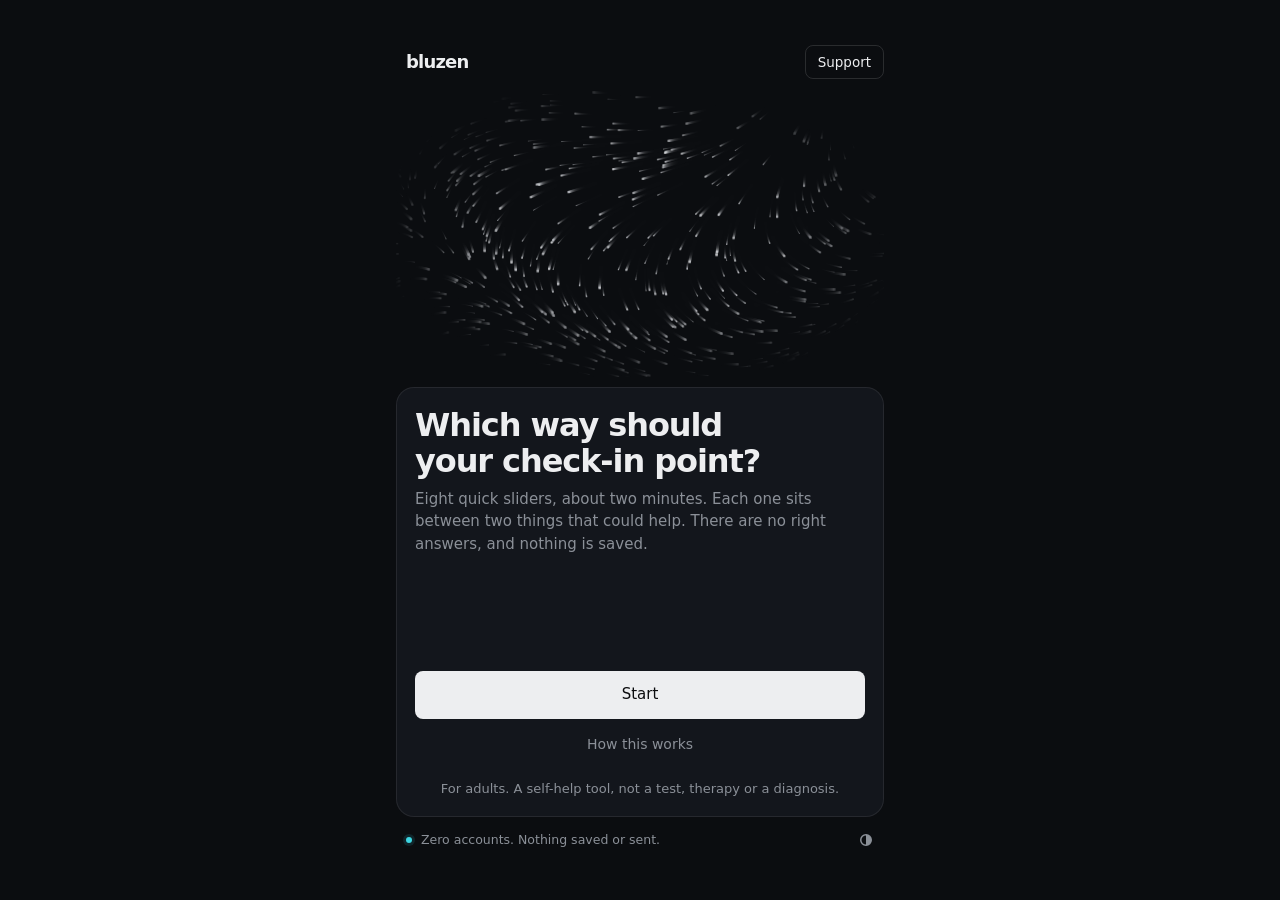
<file: direction/index.html>
<!DOCTYPE html>
<html lang="en-GB">
<head>
<meta charset="utf-8">
<meta name="viewport" content="width=device-width, initial-scale=1, viewport-fit=cover">
<!--
  BLUZEN: FIND YOUR DIRECTION
  The check-in's livelier sibling. Eight sliders, each between two helpful things, point a
  person's check-ins towards one of four directions: Settle, Unload, Refuel or Hold steady.
  It is not a test, an assessment or a diagnosis, and it never describes the person.

  Family (shared with the check-in, keep identical): the HG head and gears block, the
  colour tokens, header, support drawer and numbers, footer status line, theme switch.
  Personality (its own): the murmuration, the tug slider, direction colours, card screens.

  Privacy: like the check-in, nothing is saved or sent. Answers live in memory only.
  The policy line below blocks all network traffic. The optional email offer (the
  wind-down audio) is built but switched off: see SETTINGS. Switching it on needs this
  policy changed to allow the Cloudflare Worker (connect-src), and privacy.html updated.

  Hand-over: the result links to the check-in with #dir=settle (or unload, refuel,
  steady). The part after # never reaches the server.
-->
<meta http-equiv="Content-Security-Policy" content="default-src 'none'; script-src 'unsafe-inline'; style-src 'unsafe-inline'; img-src data: blob:; connect-src 'none'; form-action 'none'; base-uri 'none'">
<title>Find your direction · Bluzen</title>
<meta name="description" content="Eight quick sliders to help you choose which way to point your check-ins. Not a test. Nothing is saved or sent.">
<meta name="theme-color" content="#0B0D10">
<meta name="color-scheme" content="dark light">
<meta name="referrer" content="no-referrer">
<meta name="format-detection" content="telephone=no">
<link rel="icon" href="data:image/svg+xml,%3Csvg xmlns='http://www.w3.org/2000/svg' viewBox='0 0 64 64'%3E%3Crect width='64' height='64' rx='14' fill='%230B0D10'/%3E%3Ccircle cx='32' cy='32' r='19' fill='none' stroke='%233DD6E3' stroke-width='5'/%3E%3Ccircle cx='32' cy='32' r='6' fill='%233DD6E3'/%3E%3C/svg%3E">
<style>
/* Tokens: the check-in's, plus a live direction colour (--dir) and a faint page wash. */
:root{
  color-scheme:dark;
  --bg:#0B0D10;--panel:#13161C;--well:#0F1216;--raise:#1A1E25;
  --hover:rgba(255,255,255,.035);--press:rgba(255,255,255,.07);
  --line:rgba(255,255,255,.08);--line-2:rgba(255,255,255,.13);--line-3:rgba(255,255,255,.22);
  --text:#EDEEF0;--muted:#8B9098;--faint:#6B7079;
  --accent:#3DD6E3;--accent-dim:rgba(61,214,227,.12);--accent-line:rgba(61,214,227,.55);
  --cta:#EDEEF0;--cta-hover:#FFFFFF;--on-cta:#0B0C0E;
  --seg-off:rgba(255,255,255,.08);
  --dir-rgb:61,214,227;--dir:rgb(var(--dir-rgb));--wash:0;
  --ease:cubic-bezier(.2,.8,.2,1);
  --r-sm:6px;--r-md:8px;--r-lg:18px;
  --sans:"Inter","InterVariable","Inter Variable",ui-sans-serif,system-ui,-apple-system,"Segoe UI",Roboto,"Helvetica Neue",Arial,sans-serif;
}
:root[data-mode="light"]{
  color-scheme:light;
  --bg:#E9EAED;--panel:#FBFBFC;--well:#F3F4F6;--raise:#FFFFFF;
  --hover:rgba(11,12,14,.035);--press:rgba(11,12,14,.07);
  --line:rgba(11,12,14,.09);--line-2:rgba(11,12,14,.15);--line-3:rgba(11,12,14,.28);
  --text:#0B0C0E;--muted:#575E68;--faint:#868D97;
  --accent:#0A7C88;--accent-dim:rgba(10,124,136,.09);--accent-line:rgba(10,124,136,.5);
  --cta:#0B0C0E;--cta-hover:#25282D;--on-cta:#FFFFFF;
  --seg-off:rgba(11,12,14,.09);
}
*,*::before,*::after{box-sizing:border-box}
html{-webkit-text-size-adjust:100%;text-size-adjust:100%;background:var(--bg)}
body{margin:0;min-height:100vh;min-height:100dvh;display:flex;flex-direction:column;background:var(--bg);color:var(--text);font:400 15px/1.5 var(--sans);-webkit-font-smoothing:antialiased;-moz-osx-font-smoothing:grayscale;-webkit-tap-highlight-color:transparent}
h1,h2,h3,p,dl,dd{margin:0}
ol,ul{margin:0;padding:0;list-style:none}
button,input{font:inherit;color:inherit;letter-spacing:inherit}
button{margin:0;padding:0;border:0;background:none;cursor:pointer;text-align:inherit;-webkit-appearance:none;appearance:none;touch-action:manipulation}
a{color:inherit}
strong{font-weight:600}
[hidden]{display:none!important}
:focus{outline:none}
:focus-visible{outline:2px solid var(--accent);outline-offset:2px}
[data-focus]:focus-visible{outline:none}
.sr{position:absolute;width:1px;height:1px;margin:-1px;padding:0;border:0;overflow:hidden;clip:rect(0 0 0 0);clip-path:inset(50%);white-space:nowrap}

/* The wash: a very faint tint of the leading direction over the whole page */
.wash{position:fixed;inset:0;pointer-events:none;background:var(--dir);opacity:calc(var(--wash) * .07);transition:opacity 1.2s var(--ease),background-color 1.2s var(--ease)}
:root[data-mode="light"] .wash{opacity:calc(var(--wash) * .09)}

/* Frame */
.app{position:relative;flex:1;display:flex;flex-direction:column;width:100%;max-width:520px;margin:0 auto;padding:env(safe-area-inset-top,0px) 10px 0}
.top{display:flex;align-items:center;justify-content:space-between;gap:8px;height:50px;padding-left:2px}
.top-l{display:flex;align-items:center;gap:2px;min-width:0}
.wordmark{padding:0 8px;font-size:18px;font-weight:700;letter-spacing:-.045em;line-height:1;text-decoration:none}
.ib{flex:none;display:grid;place-items:center;width:36px;height:36px;border-radius:var(--r-md);color:var(--muted);transition:background-color .15s var(--ease),color .15s var(--ease)}
.ib:hover{background:var(--press);color:var(--text)}
.tb{display:inline-flex;align-items:center;height:34px;padding:0 12px;border:1px solid var(--line-2);border-radius:var(--r-md);font-size:13.5px;font-weight:500;transition:border-color .15s var(--ease),background-color .15s var(--ease)}
.tb:hover{background:var(--hover);border-color:var(--line-3)}

/* The murmuration stage: no box, it floats on the page */
.stage{position:relative;flex:none;height:clamp(190px,32vh,290px);margin:2px 0 10px;transition:height .55s var(--ease)}
.app[data-view="result"] .stage{height:clamp(220px,36vh,320px)}
.app[data-view="about"] .stage{height:0;margin:0}
.stage canvas{display:block;width:100%;height:100%;-webkit-mask-image:radial-gradient(ellipse 54% 56% at 50% 50%,#000 52%,transparent 100%);mask-image:radial-gradient(ellipse 54% 56% at 50% 50%,#000 52%,transparent 100%)}

/* The card */
.card{position:relative;flex:1;display:flex;flex-direction:column;padding:20px 18px 18px;background:var(--panel);border:1px solid var(--line);border-radius:var(--r-lg)}
@media (min-width:640px) and (min-height:760px){.app{flex:none;margin:auto;padding:20px 16px}.card{min-height:430px}}
.dots{display:flex;gap:6px;margin-bottom:16px}
.dots i{width:7px;height:7px;border-radius:50%;background:var(--seg-off);transition:background-color .3s var(--ease),transform .3s var(--ease)}
.dots i.done{background:var(--muted)}
.dots i.now{background:var(--dir);transform:scale(1.25)}
.scene{display:none;flex:1;flex-direction:column}
.scene.on{display:flex}
.scene.enter{animation:card-in .42s var(--ease) both}
.app[data-dir="back"] .scene.enter{animation-name:card-back}
@keyframes card-in{from{opacity:0;transform:translate3d(28px,0,0) scale(.985)}}
@keyframes card-back{from{opacity:0;transform:translate3d(-28px,0,0) scale(.985)}}

h1{font-size:clamp(27px,7.4vw,32px);line-height:1.12;font-weight:600;letter-spacing:-.034em;text-wrap:balance}
h2{font-size:clamp(20px,5.4vw,22px);line-height:1.25;font-weight:600;letter-spacing:-.022em;text-wrap:balance}
h3{font-size:15px;line-height:1.35;font-weight:600;letter-spacing:-.01em}
.sub{margin-top:8px;color:var(--muted);text-wrap:pretty}
.label{font-size:13px;font-weight:500;line-height:1.35;color:var(--muted)}
.fine{font-size:13px;line-height:1.5;color:var(--muted);text-wrap:pretty}
.small-print{margin-top:14px;text-align:center}
.actions{display:flex;flex-direction:column;align-items:stretch;gap:2px;margin-top:auto;padding-top:24px}
.btn{display:inline-flex;align-items:center;justify-content:center;gap:8px;min-height:48px;padding:0 18px;border-radius:var(--r-md);font-size:15px;font-weight:500;text-decoration:none;white-space:nowrap;transition:background-color .15s var(--ease),transform .12s var(--ease)}
.btn:active{transform:scale(.985)}
.btn.primary{background:var(--cta);color:var(--on-cta)}
.btn.primary:hover{background:var(--cta-hover)}
.link{display:inline-flex;align-items:center;justify-content:center;min-height:40px;padding:0 8px;border-radius:var(--r-sm);font-size:14px;color:var(--muted);text-decoration:none;transition:color .15s var(--ease)}
.link:hover{color:var(--text)}
.links{display:flex;flex-wrap:wrap;justify-content:center;gap:0 4px;margin-top:4px}
.inline{display:inline;padding:0;color:var(--text);font:inherit;text-decoration:underline;text-decoration-color:var(--line-3);text-underline-offset:3px}

/* The tug: a smooth pull between two words. No numbers on screen. */
.tug{margin-top:22px}
.tug-words{display:flex;justify-content:space-between;align-items:flex-end;gap:16px;min-height:66px}
.tw{flex:1 1 0;min-width:0;font-size:clamp(19px,5.3vw,23px);font-weight:600;line-height:1.15;letter-spacing:-.02em;text-wrap:balance;transition:transform .28s var(--ease),opacity .28s var(--ease),color .28s var(--ease);transform-origin:left bottom}
.tw.r{text-align:right;transform-origin:right bottom}
.tug-row{display:grid;grid-template-columns:40px minmax(0,1fr) 40px;align-items:center;gap:8px;margin-top:16px}
.jog{display:grid;place-items:center;width:40px;height:44px;border:1px solid var(--line-2);border-radius:var(--r-md);background:var(--well);color:var(--muted);font:500 18px/1 var(--sans);-webkit-user-select:none;user-select:none;transition:color .15s var(--ease),border-color .15s var(--ease)}
.jog:hover{color:var(--text);border-color:var(--line-3)}
.tug-track{position:relative;height:48px;cursor:pointer;touch-action:none;-webkit-user-select:none;user-select:none;border-radius:8px}
.tug-track:focus-visible{outline-offset:4px}
.tug-rail{position:absolute;left:0;right:0;top:50%;height:6px;margin-top:-3px;border-radius:3px;background:var(--seg-off)}
.tug-fill{position:absolute;top:50%;height:6px;margin-top:-3px;border-radius:3px;background:var(--side,var(--accent));transition:left .18s var(--ease),width .18s var(--ease),background-color .25s var(--ease)}
.tug-mid{position:absolute;left:50%;top:13px;bottom:13px;width:2px;margin-left:-1px;border-radius:1px;background:var(--line-3)}
.tug-thumb{position:absolute;top:50%;left:50%;width:24px;height:24px;margin:-12px 0 0 -12px;border-radius:50%;background:var(--text);box-shadow:0 0 0 5px var(--panel);transition:left .18s var(--ease)}
.tug-track.dragging .tug-thumb,.tug-track.dragging .tug-fill{transition-duration:.06s}
.tug-lean{margin-top:12px;min-height:1.5em;font-size:14px;color:var(--muted);text-align:center;transition:color .25s var(--ease)}
.q-stem{color:var(--muted)}

/* The result */
.r-label{color:var(--dir)}
.r-h{margin-top:6px;font-size:clamp(34px,10vw,44px);line-height:1;font-weight:650;letter-spacing:-.04em;color:var(--dir)}
.r-line{margin-top:12px;font-size:17px;line-height:1.45;text-wrap:pretty}
.hints{margin-top:20px;padding:16px;border:1px solid var(--line);border-radius:14px;background:var(--well)}
.hints dl{margin-top:4px}
.hints div{padding:10px 0;border-top:1px solid var(--line)}
.hints div:first-child{border-top:0}
.hints dt{font-size:12.5px;font-weight:500;color:var(--dir)}
.hints dd{margin-top:2px;font-size:15px;line-height:1.45}
.note{margin-top:14px;padding-left:12px;border-left:2px solid var(--line-3);font-size:13.5px;color:var(--muted)}
.box{margin-top:16px;padding:16px;border:1px solid var(--line);border-radius:14px;background:var(--well)}
.box > .fine{margin-top:4px}
.input{display:block;width:100%;min-height:48px;margin-top:8px;padding:12px 14px;border:1px solid var(--line-2);border-radius:var(--r-md);background:var(--panel);color:var(--text);font-size:16px}
.input:focus{border-color:var(--accent);box-shadow:0 0 0 3px var(--accent-dim)}

/* How this works */
.how{margin-top:14px;counter-reset:how}
.how li{display:grid;grid-template-columns:26px minmax(0,1fr);gap:8px;padding:10px 0;border-top:1px solid var(--line);color:var(--muted)}
.how li:first-child{border-top:0}
.how li::before{counter-increment:how;content:counter(how);font:500 12px/1.75 var(--sans);color:var(--faint)}
.prose > p{margin-top:8px;color:var(--muted)}
.prose > h3{margin-top:22px}
.prose strong{color:var(--text)}

/* Support, shared with the check-in */
.support > div{display:grid;gap:3px;padding:12px 0;border-top:1px solid var(--line)}
.support > div:first-child{padding-top:0;border-top:0}
.support dt{font-size:15px;font-weight:600}
.support .where{margin-left:8px;font-size:12.5px;font-weight:400;color:var(--muted)}
.support dd{display:flex;flex-wrap:wrap;align-items:baseline;gap:2px 16px}
.support .big{font:500 19px/1.3 var(--sans);letter-spacing:-.02em;color:var(--text);text-decoration:none}
.support a.big:hover{color:var(--accent)}
.support dd span{flex-basis:100%;font-size:13px;color:var(--muted)}
.box .support{margin-top:10px}
.drawer{position:fixed;inset:0;z-index:20;display:flex;align-items:flex-end;justify-content:center}
.drawer-back{position:absolute;inset:0;background:rgba(5,6,8,.62);opacity:0;transition:opacity .25s var(--ease)}
.drawer-sheet{position:relative;width:100%;max-width:520px;max-height:88vh;max-height:88dvh;overflow:auto;padding:16px 18px max(20px,env(safe-area-inset-bottom,0px));background:var(--panel);border:1px solid var(--line);border-bottom:0;border-radius:16px 16px 0 0;transform:translateY(24px);opacity:0;transition:transform .32s var(--ease),opacity .25s var(--ease)}
.drawer.open .drawer-back{opacity:1}
.drawer.open .drawer-sheet{transform:none;opacity:1}
.drawer-head{display:flex;align-items:center;justify-content:space-between;gap:12px}
.drawer-sheet:focus-visible{outline:none}
#supportBody{margin-top:14px}
@media (min-width:640px) and (min-height:700px){.drawer{align-items:center}.drawer-sheet{border-bottom:1px solid var(--line);border-radius:16px}}

.status{display:flex;align-items:center;gap:9px;min-height:46px;padding:0 0 env(safe-area-inset-bottom,0px) 10px;font-size:12.5px;line-height:1.35;color:var(--muted)}
.led{flex:none;width:6px;height:6px;border-radius:50%;background:var(--dir);box-shadow:0 0 0 3px var(--accent-dim);transition:background-color .6s var(--ease)}
.status-t{flex:1;min-width:0}

@media (prefers-reduced-motion:reduce){
  *,*::before,*::after{animation-duration:.001ms!important;animation-iteration-count:1!important;transition-duration:.001ms!important}
}
</style>
</head>
<body>
<div class="wash" aria-hidden="true"></div>
<div class="app" id="app" data-view="welcome" data-dir="fwd">

<header class="top">
  <div class="top-l">
    <button type="button" class="ib" id="backBtn" data-act="back" aria-label="Back" hidden>
      <svg viewBox="0 0 16 16" width="16" height="16" aria-hidden="true"><path d="M10 3.25 5.25 8 10 12.75" fill="none" stroke="currentColor" stroke-width="1.5" stroke-linecap="round" stroke-linejoin="round"/></svg>
    </button>
    <a class="wordmark" id="brand" href="/">bluzen</a>
  </div>
  <button type="button" class="tb" id="supportBtn" data-go="support">Support</button>
</header>

<!-- The murmuration. A picture of the answers, not a reading of anything. -->
<div class="stage" aria-hidden="true"><canvas id="swarm"></canvas></div>

<main class="card" id="main" tabindex="-1">
  <div class="dots" id="dots" aria-hidden="true" hidden></div>

  <section class="scene on" data-scene="welcome">
    <h1 data-focus tabindex="-1">Which way should your check-in point?</h1>
    <p class="sub">Eight quick sliders, about two minutes. Each one sits between two things that could help. There are no right answers, and nothing is saved.</p>
    <div class="actions">
      <button type="button" class="btn primary" data-act="begin">Start</button>
      <div class="links"><button type="button" class="link" data-go="about">How this works</button></div>
    </div>
    <p class="fine small-print">For adults. A self-help tool, not a test, therapy or a diagnosis.</p>
  </section>

  <section class="scene" data-scene="q">
    <p class="label" id="qCount"></p>
    <h2 class="q-stem" id="qStem" data-focus tabindex="-1">Right now, what would help more?</h2>
    <div class="tug" id="qTug"></div>
    <div class="actions">
      <button type="button" class="btn primary" data-act="next">Next</button>
    </div>
  </section>

  <section class="scene" data-scene="weight">
    <p class="label">One more</p>
    <h2 id="wStem" data-focus tabindex="-1">And how heavy does it all feel right now?</h2>
    <p class="sub">This doesn’t change your direction. If it’s heavy, you’ll see where to find support.</p>
    <div class="tug" id="wTug"></div>
    <div class="actions">
      <button type="button" class="btn primary" data-act="finish">See my direction</button>
    </div>
  </section>

  <section class="scene" data-scene="result">
    <p class="label r-label">Your direction for now</p>
    <h2 class="r-h" id="rH" data-focus tabindex="-1"></h2>
    <p class="r-line" id="rLine"></p>
    <div class="hints">
      <p class="label">In your check-in, try…</p>
      <dl id="rHints"></dl>
    </div>
    <p class="note">This is a direction, not a label. Change it any time, or check in without one.</p>
    <div id="rSupport"></div>
    <div class="actions">
      <a class="btn primary" id="goCheck" href="../check-in/">Check in with this direction</a>
      <div class="links">
        <a class="link" id="goPlain" href="../check-in/">Check in without a direction</a>
        <button type="button" class="link" data-act="again">Try again</button>
        <button type="button" class="link" data-go="about">How this works</button>
      </div>
    </div>
    <form class="box" id="emailBox" hidden novalidate>
      <h3>Get my wind-down audio, free</h3>
      <p class="fine">Use it after your evening check-in.</p>
      <label class="label" for="email" style="display:block;margin-top:12px">Your email</label>
      <input class="input" id="email" type="email" autocomplete="email" inputmode="email" required>
      <p class="fine" style="margin-top:8px">You’ll get the audio and the odd email from me. Unsubscribe any time. What’s kept: your email and your direction. Nothing from the check-in.</p>
      <div class="actions" style="padding-top:12px"><button type="submit" class="btn primary">Send it to me</button></div>
      <p class="fine" id="emailMsg" role="status"></p>
    </form>
    <p class="fine small-print" id="rMore">Based only on your answers. Nothing here measures or assesses anything.</p>
  </section>

  <section class="scene prose" data-scene="about">
    <h2 data-focus tabindex="-1">How this works.</h2>
    <ol class="how">
      <li><span><strong>Eight sliders.</strong> Each one sits between two things that could help. Lean towards whichever fits right now. The middle is fine too.</span></li>
      <li><span><strong>One direction.</strong> Your answers point to Settle, Unload, Refuel or Hold steady. It’s a direction for your check-ins, not a label for you.</span></li>
      <li><span><strong>Into the check-in.</strong> If you check in with a direction, a few of the ideas lean that way. Everything else stays the same.</span></li>
    </ol>
    <h3>What it isn’t</h3>
    <p>It isn’t a test, an assessment or a diagnosis, and it doesn’t measure anything about you or your brain. It’s a self-help tool for adults, not therapy, and it doesn’t replace your GP. If you’re struggling, the <button type="button" class="inline" data-go="support">support numbers</button> are there at any hour.</p>
    <h3>The swarm and the gears</h3>
    <p>The swarm gathers into the Bluzen logo as you answer. It’s a picture of your answers. It doesn’t read or measure anything. The two gears are a rough picture of two parts of your head: the part that thinks things through, and the part that raises the alarm. They come fully into step in the check-in, as you breathe.</p>
    <h3>Your privacy</h3>
    <p>No account, no cookies, no tracking and no saving. Your answers are worked out on this page and never leave it. Close the tab and they’re gone.</p>
    <h3>Who made it</h3>
    <p>Bluzen is a hypnotherapy and nervous system regulation practice in the North West of Ireland, run by Darragh, a solution-focused hypnotherapist. Bluzen exists to bring people support before crisis, not after.</p>
    <div class="actions"><button type="button" class="btn primary" data-act="back">Back</button></div>
  </section>
</main>

<footer class="status">
  <span class="led" aria-hidden="true"></span>
  <span class="status-t">Zero accounts. Nothing saved or sent.</span>
  <button type="button" class="ib" id="themeBtn" aria-label="Switch to light">
    <svg viewBox="0 0 16 16" width="16" height="16" aria-hidden="true"><circle cx="8" cy="8" r="5.25" fill="none" stroke="currentColor" stroke-width="1.5"/><path d="M8 2.75a5.25 5.25 0 0 1 0 10.5Z" fill="currentColor"/></svg>
  </button>
</footer>
</div>

<!-- Support drawer, as in the check-in -->
<div class="drawer" id="drawer" hidden>
  <div class="drawer-back" data-act="drawer-close"></div>
  <section class="drawer-sheet" id="drawerSheet" role="dialog" aria-modal="true" aria-labelledby="drawerH" tabindex="-1">
    <div class="drawer-head">
      <h2 id="drawerH">Talk to someone</h2>
      <button type="button" class="ib" data-act="drawer-close" aria-label="Close">
        <svg viewBox="0 0 16 16" width="16" height="16" aria-hidden="true"><path d="M4 4l8 8M12 4l-8 8" fill="none" stroke="currentColor" stroke-width="1.5" stroke-linecap="round"/></svg>
      </button>
    </div>
    <p class="sub">Free and confidential, North and South. You don’t need to be in crisis to ring or text.</p>
    <div id="supportBody"></div>
  </section>
</div>

<template id="tplSupport">
  <dl class="support">
    <div><dt>In an emergency</dt><dd><a class="big" href="tel:999">999</a><a class="big" href="tel:112">112</a><span>If you or someone else is in immediate danger. Both work North and South.</span></dd></div>
    <div><dt>Samaritans<span class="where">North and South</span></dt><dd><a class="big" href="tel:116123">116 123</a><span>Free, at any hour.</span></dd></div>
    <div><dt>Lifeline<span class="where">Northern Ireland</span></dt><dd><a class="big" href="tel:08088088000">0808 808 8000</a><span>Free, at any hour.</span></dd></div>
    <div><dt>Shout<span class="where">Northern Ireland</span></dt><dd><a class="big" href="sms:85258?body=SHOUT">Text SHOUT to 85258</a><span>Free text support, at any hour, from anywhere in the UK.</span></dd></div>
    <div><dt>Pieta<span class="where">Republic of Ireland</span></dt><dd><a class="big" href="tel:1800247247">1800 247 247</a><span>Free, at any hour. Or text HELP to 51444 (standard text rates).</span></dd></div>
    <div><dt>Text About It<span class="where">Republic of Ireland</span></dt><dd><a class="big" href="sms:50808?body=HELLO">Text HELLO to 50808</a><span>Free text support, at any hour.</span></dd></div>
    <div><dt>Your GP</dt><dd><span>A good first step for anything that has been going on for a while.</span></dd></div>
  </dl>
</template>

<script>
/* The head and gears: copied unchanged from the check-in (keep them identical). */
const HG = (() => {
  'use strict';
  const RAD = Math.PI / 180;
  const clamp = (v, a, b) => Math.min(b, Math.max(a, v));
  const lerp = (a, b, t) => a + (b - a) * t;
  const ramp = (from, to, x) => { const t = clamp((x - from) / (to - from), 0, 1); return t * t * (3 - 2 * t); };
  const ease = (dt, seconds) => 1 - Math.exp(-dt / seconds);
  const wrap = (a, period) => { a = ((a % period) + period) % period; return a > period / 2 ? a - period : a; };
  const motion = window.matchMedia ? window.matchMedia('(prefers-reduced-motion: reduce)') : { matches: false };
  const still = () => !!motion.matches;

  const HEAD = { main: 'M51.4 232.8L51.4 217.4C51.4 207.9 54.1 188.8 51.2 180.8C49.3 175.5 45.5 171.2 42.3 166.6C27.9 145.6 17.3 133.8 15.2 107.3C14.9 103 15.6 98.8 16 94.6C17.2 81.6 22.3 69.9 29.6 59.2C62.6 10.7 138.3 1.6 182.2 41.4C192.7 50.9 200.8 63.4 202 77.7C202.7 86 199.8 105.5 200.9 109.5C203.8 120.2 220.7 134.2 220.8 144.8C220.8 154 206.4 152.2 203.4 159.4C200.2 167.3 202.3 197.9 195.4 207.9C189.9 215.8 178.4 216 169.8 216C165.8 216 155.6 216.1 152.2 215.6C150.4 215.3 148.6 214.5 146.8 214.1C129 209.8 122.2 207.8 106.2 198.4', neck: 'M150.9 215.3L150.9 232.8' };
  const VIEWBOX = '6 7 224 235';
  const NECK = [101.15, 232.8];       // the base of the neck, where the head swivels

  // Pitch radius is module x teeth / 2. Tips stand 0.45 modules above it, roots sit 0.8 below.
  // tipHalf and rootHalf: half the angle a tooth covers at its tip and at its root.
  const MODULE = 6;
  const spur = (teeth, x, y, turn, hub) => {
    const r = MODULE * teeth / 2, pitch = 360 / teeth;
    return { teeth, pitchR: r, tip: r + 0.45 * MODULE, root: r - 0.8 * MODULE, tipHalf: 0.11 * pitch, rootHalf: 0.35 * pitch, hub, x, y, turn };
  };
  const BIG = spur(10, 68.84, 93.56, 0, 12.6);       // the executive gear, on a fixed axle
  const SMALL = spur(8, 111.52, 61.52, 9, 9);        // the alarm gear, on the arm; x, y is where it sits in the logo

  const AXIS = Math.atan2(SMALL.y - BIG.y, SMALL.x - BIG.x);
  const AXIS_DEG = AXIS / RAD;
  const UX = Math.cos(AXIS), UY = Math.sin(AXIS);
  const MESH = BIG.pitchR + SMALL.pitchR;   // d sync = r1 + r2: the pitch circles touch
  const CLEAR = BIG.tip + SMALL.tip;        // any closer than this and the teeth overlap, so the two can only turn together
  const REST = CLEAR + 1.2;                 // at rest: sitting just clear of each other
  const RATIO = BIG.teeth / SMALL.teeth;
  const PITCH = 360 / SMALL.teeth;          // one tooth of the alarm gear, in degrees
  const BIG_PITCH = 360 / BIG.teeth;
  const SPEED = 12;                         // the executive gear in working order, in degrees a second
  const DETENT = BIG_PITCH / 2;             // one point on the 0 to 10 scale turns the executive gear half a tooth

  // The swing arm: a fixed pivot off to the side of the alarm gear. The arm keeps its length,
  // so as it swings, the alarm gear moves on an arc that brings it in towards the executive gear.
  const ARM = 32;
  const S_MESH = [BIG.x + UX * MESH, BIG.y + UY * MESH];
  const PIVOT = [S_MESH[0] - UY * ARM, S_MESH[1] + UX * ARM];   // perpendicular to the axis, below and to the right
  function smallAt(gap) {
    // where the circle of radius gap round the executive axle meets the circle of radius ARM round the pivot
    const dx = PIVOT[0] - BIG.x, dy = PIVOT[1] - BIG.y, d = Math.hypot(dx, dy);
    const a = (gap * gap - ARM * ARM + d * d) / (2 * d);
    const hh = Math.sqrt(Math.max(0, gap * gap - a * a));
    const mx = BIG.x + dx * a / d, my = BIG.y + dy * a / d;
    const c1 = [mx + hh * dy / d, my - hh * dx / d], c2 = [mx - hh * dy / d, my + hh * dx / d];
    return Math.hypot(c1[0] - S_MESH[0], c1[1] - S_MESH[1]) < Math.hypot(c2[0] - S_MESH[0], c2[1] - S_MESH[1]) ? c1 : c2;
  }
  // The angle of the line from the executive axle to the alarm gear changes a little as the arm swings.
  const lineDeg = gap => { const s = smallAt(gap); return Math.atan2(s[1] - BIG.y, s[0] - BIG.x) / RAD; };

  // The outline of a gear: flat-topped teeth with softened corners, as in the logo.
  function gearPath({ teeth, tip, root, tipHalf, rootHalf }, soften = 0.9) {
    const at = (r, deg) => [r * Math.cos(deg * RAD), r * Math.sin(deg * RAD)];
    const f = p => p[0].toFixed(2) + ' ' + p[1].toFixed(2);
    const pts = [];
    for (let k = 0; k < teeth; k++) {
      const c = k * 360 / teeth;
      pts.push(at(root, c - rootHalf), at(tip, c - tipHalf), at(tip, c + tipHalf), at(root, c + rootHalf));
    }
    const towards = (p, q) => {
      const len = Math.hypot(q[0] - p[0], q[1] - p[1]), t = Math.min(soften, len / 2) / len;
      return [p[0] + (q[0] - p[0]) * t, p[1] + (q[1] - p[1]) * t];
    };
    let d = '';
    pts.forEach((corner, i) => {
      const before = pts[(i + pts.length - 1) % pts.length], after = pts[(i + 1) % pts.length];
      d += (i ? 'L' : 'M') + f(towards(corner, before)) + 'Q' + f(corner) + ' ' + f(towards(corner, after));
    });
    return d + 'Z';
  }

  // Phase lock: where the alarm gear has to sit for its gaps to meet the executive gear's teeth,
  // measured along the line between their centres at the given distance.
  const meshAngle = (a1, gap = MESH) => { const L = lineDeg(gap); return L + 180 - PITCH / 2 - (a1 - L) * RATIO; };
  const centres = gap => ({ big: [BIG.x, BIG.y], small: smallAt(gap) });

  // A still picture for a given amount of progress, 0 to 1. Used with reduced motion and for the keepsake card.
  function poseFor(p, a1 = BIG.turn) {
    const gap = lerp(REST, MESH, ramp(0.7, 0.98, p));
    const a2 = p >= 0.5 || gap < CLEAR ? meshAngle(a1, gap) : SMALL.turn;
    return { gap, a1, a2, centres: centres(gap), look: p > 0.96 ? 'synced' : 'active' };
  }

  // How the alarm gear runs on its own before the two are in step. a: strain, 0 to 1.
  // Speeds are multiples of its working speed.
  const tickTock = t => { const ph = (t / 0.55) % 1; return ph < 0.26 ? (1 - Math.cos(2 * Math.PI * ph / 0.26)) / 0.26 : 0; };
  const STYLE = {
    over: { free: a => 0.15 + 2.4 * a, big: () => 0 },
    wound: { free: a => 0.15 + 1.4 * a, big: () => 0.04, jerk: a => Math.min(1, 0.25 + a) },
    low: { free: a => 0.3 - 0.22 * a, big: a => 0.18 * (1 - a), dim: a => 0.5 * a },
    steady: { free: a => 0.3 + 0.9 * a, big: () => 0.3 }
  };

  // A damped spring, stepped in small slices so it stays stable on slow frames.
  function spring(s, target, k, c, dt) {
    let n = Math.max(1, Math.ceil(dt / 0.008));
    const hh = dt / n;
    while (n--) { s.v += (k * (target - s.x) - c * s.v) * hh; s.x += s.v * hh; }
  }

  function create(svg) {
    const one = sel => svg.querySelector(sel);
    one('[data-head="main"]').setAttribute('d', HEAD.main);
    one('[data-head="neck"]').setAttribute('d', HEAD.neck);
    const body = one('.hg-body'), big = one('[data-gear="big"]'), small = one('[data-gear="small"]'), title = one('title');
    [[big, BIG], [small, SMALL]].forEach(([node, g]) => {
      node.querySelector('path').setAttribute('d', gearPath(g));
      node.querySelector('circle').setAttribute('r', String(g.hub));
    });
    const place = (node, at, turn) => node.setAttribute('transform', `translate(${at[0].toFixed(2)} ${at[1].toFixed(2)}) rotate(${(turn % 360).toFixed(2)})`);
    const CAPTIONS = { neutral: 'At rest', out: 'Out of step', coming: 'Coming into step', synced: 'In step' };

    const G = {
      mode: 'neutral', look: '', caption: '',
      kind: 'over', arousal: 0, target: 0, pv: 0,
      a1: BIG.turn, a2: SMALL.turn, v1: 0, v2: 0, pace: 0, hold: 0, slip: 0,
      gapS: { x: REST, v: 0 },        // the arm, as a spring on the centre distance
      tiltS: { x: 0, v: 0 }, tilt: 0, // the swivel at the base of the neck, in degrees
      detent: null, detentBase: 0,    // when set, the executive gear is held at a notch for that scale value
      breath: 0, torque: 0, viscous: 0.7, kick: 0, dim: 0, shownDim: -1, idle: 1, clock: 0, running: false, last: 0,
      onlook: null,
      get gap() { return this.gapS.x; },

      // At rest. Passing 'synced' instead goes straight to in step.
      set(mode) {
        if (mode === 'synced') { this.drive({ p: 1 }); return; }
        this.mode = 'neutral';
        this.target = 0;
        this.breath = 0;
        this.detent = null;
        this.changed();
      },
      // Responding. p: how far into step, 0 to 1. arousal: strain, 0 to 1.
      drive({ p = this.target, arousal = this.arousal, kind = this.kind } = {}) {
        this.mode = 'driven';
        this.target = clamp(+p || 0, 0, 1);
        this.arousal = clamp(+arousal || 0, 0, 1);
        this.kind = STYLE[kind] ? kind : 'over';
        this.changed();
      },
      // The 0 to 10 scale turns the executive gear notch by notch. Pass null to let it run again.
      notch(v) {
        if (v == null) { this.detent = null; return; }
        if (this.detent == null) this.detentBase = this.a1 - v * DETENT;
        this.detent = v;
        if (still()) { this.a1 = this.detentBase + v * DETENT; this.pose(); return; }
        this.wake();
      },
      // A slight swivel of the head at the base of the neck: positive bows it, negative lifts it.
      posture(deg) {
        this.tilt = clamp(+deg || 0, -1.5, 1.5);
        if (still()) { this.tiltS.x = this.tilt; this.tiltS.v = 0; this.draw(); return; }
        this.wake();
      },
      // A small turn of the executive gear, as if something clicked into place.
      tick(deg = BIG_PITCH / 4) {
        if (still() || this.detent != null) return;
        this.kick += deg;
        this.wake();
      },
      // A nudge of speed that dies away on its own: a chip tapped, a few letters typed.
      impulse(dv = 30) {
        if (still() || this.detent != null) return;
        this.v1 += dv;
        this.wake();
      },
      // The orb: holding winds the executive gear up with a gentle torque (degrees a second, per second);
      // letting go hands it to a thicker viscosity, which slows it back to its working pace.
      breathe(torque, viscous = 0.7) {
        this.torque = still() ? 0 : torque;
        this.viscous = viscous;
        if (torque) this.wake();
      },
      changed() {
        if (still()) { this.pose(); return; }
        this.report();
        this.wake();
      },

      // With reduced motion, each state is a still picture.
      pose() {
        if (this.mode === 'neutral') {
          this.pv = 0; this.a2 = SMALL.turn; this.gapS.x = REST; this.dim = 0;
          if (this.detent == null) this.a1 = BIG.turn;
        } else {
          this.pv = this.target;
          if (this.detent != null) this.a1 = this.detentBase + this.detent * DETENT;
          const P = poseFor(this.pv, this.a1);
          this.gapS.x = P.gap; this.a2 = P.a2;
          const st = STYLE[this.kind];
          this.dim = st.dim ? st.dim(this.arousal) * (1 - ramp(0.1, 0.6, this.pv)) : 0;
        }
        this.gapS.v = 0; this.tiltS.x = this.tilt; this.tiltS.v = 0;
        this.v1 = this.v2 = this.pace = this.slip = this.kick = this.torque = 0;
        this.hold = this.pv >= 0.5 ? 1 : 0;
        this.idle = 0;
        this.report();
        this.draw();
      },

      step(dt) {
        this.clock += dt;
        const driven = this.mode !== 'neutral';

        // 1. Progress eases towards where it has been asked to be: into step slowly, out of it a little faster.
        const goal = driven ? this.target : 0;
        this.pv += (goal - this.pv) * ease(dt, goal > this.pv ? 1.3 : 0.8);
        const st = STYLE[this.kind], a = this.arousal, p = this.pv;
        let spinBig = 0, own = 0, steer = 0, want = REST, dim = 0;
        if (driven) {
          own = lerp(st.free(a), 1, ramp(0.12, 0.45, p));       // the alarm gear eases from its own pace to the working pace
          spinBig = lerp(st.big(a), 1, ramp(0.04, 0.4, p));
          steer = ramp(0.4, 0.6, p);                             // then it is steered into phase
          want = lerp(REST, MESH, ramp(0.7, 0.98, p));           // then the arm swings it in
          dim = st.dim ? st.dim(a) * (1 - ramp(0.1, 0.6, p)) : 0;
        }

        // 2. The executive gear: held at a scale notch on a spring, or turning, plus any click from a tap.
        const before = this.a1;
        if (this.detent != null) {
          const s = { x: this.a1, v: this.v1 };
          spring(s, this.detentBase + this.detent * DETENT, 140, 15, dt);    // a little under critical damping: it settles into the notch
          this.a1 = s.x; this.v1 = s.v;
        } else {
          this.v1 += this.torque * dt;                                       // winding up while the orb is held
          this.v1 += (SPEED * spinBig - this.v1) * ease(dt, this.viscous);   // and a viscous pull back to its pace
          let k = 0;
          if (this.kick) {
            k = this.kick * ease(dt, 0.09);
            this.kick -= k;
            if (Math.abs(this.kick) < 0.02) { k += this.kick; this.kick = 0; }
          }
          this.a1 += this.v1 * dt + k;
        }
        const turned = dt > 0 ? (this.a1 - before) / dt : 0;     // how fast it actually turned this frame

        // 3. The alarm gear.
        const offBy = () => wrap(this.a2 - meshAngle(this.a1, this.gap), PITCH);
        if (this.gap < CLEAR) {
          // Its teeth are between the executive gear's teeth: phase locked, it can only follow.
          this.slip *= Math.exp(-dt / 0.12);
          this.a2 += this.slip - offBy();
          this.v2 = this.pace = -turned * RATIO;
          this.hold = 1;
        } else {
          // Clear of the executive gear: it runs at its own pace until it is steered into phase.
          this.hold += (steer - this.hold) * ease(dt, 0.5);
          this.pace += (-SPEED * RATIO * own - this.pace) * ease(dt, 0.6);
          const jerk = driven && st.jerk ? st.jerk(a) * (1 - this.hold) : 0;
          const free = this.pace * (jerk ? lerp(1, tickTock(this.clock), jerk) : 1);
          const inStep = -turned * RATIO - clamp(2.2 * offBy(), -16, 16);
          this.v2 = lerp(free, inStep, this.hold);
          this.a2 += this.v2 * dt;
          this.slip = offBy();
        }

        // 4. The arm, on a spring. It only swings the gear in once the teeth line up, and never past r1 + r2.
        const linedUp = Math.abs(offBy()) < 1.2 && Math.abs(this.v2 + turned * RATIO) < 2.4;
        if (want < CLEAR + 0.4 && this.gap >= CLEAR && !linedUp) want = CLEAR + 0.4;
        spring(this.gapS, want, 26, 10.2, dt);                    // critically damped: no overshoot
        if (this.gapS.x < MESH) { this.gapS.x = MESH; this.gapS.v = Math.max(0, this.gapS.v); }
        if (want >= CLEAR && this.gapS.x < CLEAR && !linedUp && this.gapS.v < 0) this.gapS.v = 0;
        this.dim += (dim - this.dim) * ease(dt, 0.6);

        // 5. Posture, on a soft spring.
        spring(this.tiltS, this.tilt, 18, 7, dt);

        // 6. At rest, a slow drift that is barely there.
        const resting = !driven && this.detent == null && Math.abs(this.v1) < 0.4 && Math.abs(this.v2) < 0.4 && this.gap > CLEAR;
        this.idle += ((resting ? 1 : 0) - this.idle) * ease(dt, 0.9);
        this.report();
      },

      report() {
        if (Math.abs(this.dim - this.shownDim) > 0.004) { this.shownDim = this.dim; svg.style.setProperty('--hg-dim', this.dim.toFixed(3)); }
        const look = this.mode === 'neutral' ? 'neutral' : (this.pv > 0.96 && this.gap < MESH + 0.5) ? 'synced' : 'active';
        const caption = CAPTIONS[look === 'active' ? (this.pv >= 0.4 ? 'coming' : 'out') : look];
        if (look === this.look && caption === this.caption) return;
        this.look = look;
        this.caption = caption;
        svg.setAttribute('data-state', look);
        if (title) title.textContent = `A head in profile with two gears inside. ${caption}.`;
        if (this.onlook) this.onlook(look, caption);
      },

      draw() {
        const drift = this.idle * clamp((this.gap - CLEAR) / (REST - CLEAR), 0, 1);
        const d1 = 1.2 * Math.sin(this.clock * 2 * Math.PI / 11) * drift;
        const d2 = 1.6 * Math.sin(this.clock * 2 * Math.PI / 8.3 + 1.3) * drift;
        const at = centres(this.gap);
        place(big, at.big, this.a1 + d1);
        place(small, at.small, this.a2 + d2);
        if (body) body.setAttribute('transform', `rotate(${this.tiltS.x.toFixed(3)} ${NECK[0]} ${NECK[1]})`);
      },

      wake() {
        if (this.running || still()) return;
        this.running = true;
        this.last = performance.now();
        requestAnimationFrame(t => this.frame(t));
      },
      frame(now) {
        if (still()) { this.running = false; this.pose(); return; }
        const dt = Math.min(0.05, Math.max(0, (now - this.last) / 1000));
        this.last = now;
        this.step(dt);
        this.draw();
        requestAnimationFrame(t => this.frame(t));
      }
    };

    G.report();
    G.draw();
    G.wake();
    const onMotion = () => { if (still()) G.pose(); else G.wake(); };
    if (motion.addEventListener) motion.addEventListener('change', onMotion);
    else if (motion.addListener) motion.addListener(onMotion);
    return G;
  }

  return { create, gearPath, meshAngle, centres, poseFor, smallAt, HEAD, VIEWBOX, NECK, PIVOT, BIG, SMALL, MESH, CLEAR, REST, RATIO, PITCH, DETENT, AXIS_DEG };
})();
</script>
<script>
(() => {
'use strict';

/* ---------- Settings: the only lines you should need to change ---------- */
const SETTINGS = {
  checkin: '../check-in/',   // where the check-in lives. The result adds #dir=… to it.
  call: '',                  // optional: link to book a free 15 minute call, shown on the result
  email: false,              // the wind-down audio offer. Leave false until the audio is recorded.
                             // Turning it on also needs the policy line at the top to allow the Worker.
  emailWorker: '',           // the Cloudflare Worker URL that passes sign-ups to MailerLite
  emailGroup: 'sleep_audio'  // a group name the Worker knows (see GROUP_IDS in mailerlite-proxy.js)
};

/* ==========================================================================
   The words. Edit freely: the sliders, the directions and the hints.
   Each slider sits between two helpful things; [left, right, left feeds, right feeds].
   ========================================================================== */
const QUESTIONS = [
  ['Slowing down', 'Getting going', 'settle', 'refuel'],
  ['Clearing my head', 'Topping up my energy', 'unload', 'refuel'],
  ['Putting something down', 'Keeping what’s working', 'unload', 'steady'],
  ['Switching off at night', 'Getting started in the morning', 'settle', 'refuel'],
  ['Quieter evenings', 'Keeping my routine as it is', 'settle', 'steady'],
  ['Less on my mind', 'More in the tank', 'unload', 'refuel'],
  ['Winding down', 'Letting go of something', 'settle', 'unload'],
  ['A small win', 'More of the same', 'refuel', 'steady']
];
// Colours: dark and light theme. kind: how the check-in's gears move (the HG engine's styles).
const DIRS = {
  settle: { name: 'Settle', dark: [91, 141, 239], light: [47, 104, 201], kind: 'over',
    line: 'For now, point your check-ins at anything that slows you down, even a little.',
    hints: ['Notice a moment you slowed down, even for a minute.', 'Name what helps you switch off.', 'Choose a step that winds the evening down.'] },
  unload: { name: 'Unload', dark: [61, 214, 227], light: [10, 124, 136], kind: 'wound',
    line: 'For now, point your check-ins at putting things down, so your head isn’t holding it all.',
    hints: ['Notice something you let go of, or got off your chest.', 'Name what helps you clear your head.', 'Choose a step that takes one thing off the pile.'] },
  refuel: { name: 'Refuel', dark: [242, 180, 90], light: [166, 102, 16], kind: 'low',
    line: 'For now, point your check-ins at small wins and anything that tops you up.',
    hints: ['Notice something small that went right.', 'Name what gives you a bit back.', 'Choose a tiny, physical step.'] },
  steady: { name: 'Hold steady', dark: [111, 211, 160], light: [34, 136, 88], kind: 'steady',
    line: 'For now, point your check-ins at what’s already working, so you can lean on it.',
    hints: ['Notice what kept you steady today.', 'Name the routine that helps.', 'Choose a step that protects it.'] }
};
const ORDER = ['settle', 'unload', 'refuel', 'steady'];   // also the tie-break order, gentlest first
const HINT_LABELS = ['What went right', 'What keeps you there', 'Your half-point step'];
const WEIGHT_WORDS = ['Light', 'Light', 'Light', 'A bit of weight', 'A bit of weight', 'Middling', 'Heavy', 'Heavy', 'Very heavy', 'Very heavy', 'Very heavy'];
const HEAVY = 8;   // at or above this on the weight check, the result shows the support numbers

/* ==========================================================================
   Small helpers
   ========================================================================== */
const $ = (s, r = document) => r.querySelector(s);
const $$ = (s, r = document) => Array.from(r.querySelectorAll(s));
const root = document.documentElement;
const app = $('#app');
const clamp = (v, a, b) => Math.min(b, Math.max(a, v));
const motionQuery = window.matchMedia ? window.matchMedia('(prefers-reduced-motion: reduce)') : { matches: false };
const still = () => !!motionQuery.matches;
const buzz = ms => { try { if (navigator.vibrate) navigator.vibrate(ms); } catch (e) { /* not supported */ } };
const lower = t => (/^[A-Z][a-z’']/.test(t) && !/^I[\s’']/.test(t) ? t.charAt(0).toLowerCase() + t.slice(1) : t);
function h(tag, props, ...kids) {
  const n = document.createElement(tag);
  if (props) for (const k in props) {
    const v = props[k];
    if (v == null || v === false) continue;
    if (k === 'class') n.className = v;
    else if (k === 'text') n.textContent = v;
    else if (k === 'on') for (const ev in v) n.addEventListener(ev, v[ev]);
    else n.setAttribute(k, v === true ? '' : v);
  }
  for (const kid of kids.flat()) if (kid != null && kid !== false) n.append(kid);
  return n;
}
const rgbOf = key => DIRS[key][Theme.current === 'light' ? 'light' : 'dark'];
const mix = (a, b, t) => [0, 1, 2].map(i => Math.round(a[i] + (b[i] - a[i]) * t));

/* ==========================================================================
   Answers. In memory only, gone with the tab.
   ========================================================================== */
let A = new Array(QUESTIONS.length).fill(null);
let weight = null;

function ranked() {
  const pts = { settle: [], unload: [], refuel: [], steady: [] };
  QUESTIONS.forEach((q, i) => { const v = A[i]; if (v == null) return; pts[q[2]].push(10 - v); pts[q[3]].push(v); });
  const avg = a => (a.length ? a.reduce((x, y) => x + y, 0) / a.length : 0);
  return ORDER.slice().sort((a, b) => {
    const d = avg(pts[b]) - avg(pts[a]);
    return Math.abs(d) > 1e-9 ? d : ORDER.indexOf(a) - ORDER.indexOf(b);
  });
}
const answered = () => A.filter(v => v != null).length;

/* ==========================================================================
   Theme: dark first, the switch lasts as long as the tab
   ========================================================================== */
const Theme = {
  current: 'dark',
  apply() {
    const light = this.current === 'light';
    if (light) root.setAttribute('data-mode', 'light'); else root.removeAttribute('data-mode');
    $('#themeBtn').setAttribute('aria-label', light ? 'Switch to dark' : 'Switch to light');
    const meta = $('meta[name="theme-color"]'); if (meta) meta.setAttribute('content', light ? '#E9EAED' : '#0B0D10');
    paintDir();
    if (window.BluzenSwarm) window.BluzenSwarm.theme();
  },
  toggle() { this.current = this.current === 'light' ? 'dark' : 'light'; this.apply(); }
};

// The page picks up the leading direction's colour, faintly, as answers come in.
let lead = null, runner = null;
function paintDir() {
  const rgb = lead ? rgbOf(lead) : (Theme.current === 'light' ? [10, 124, 136] : [61, 214, 227]);
  root.style.setProperty('--dir-rgb', rgb.join(','));
}
function updateLead() {
  if (!answered()) { lead = runner = null; } else { const r = ranked(); lead = r[0]; runner = r[1]; }
  paintDir();
  root.style.setProperty('--wash', String(answered() / QUESTIONS.length));
  Swarm.set({ lead, run: runner });
}

/* ==========================================================================
   The murmuration
   A swarm, like starlings, that gathers into the Bluzen head and gears as the
   person answers. Built from the HG geometry, so its gears are the check-in's gears.
     question 1 sets the tempo: a slow drift, up to a flock with somewhere to be (never frantic)
     question 2 sets the feel: spacious and dim, or a little brighter with a gentle shimmer
     each slider drifts the loose particles towards the side leaned, in that side's colour
     each answer sends a wave home: the head (1 to 3), the big gear (4, 5), the small gear (6 to 8)
     on the result the small gear slides in and clicks into mesh, then the crisp logo fades in
   ========================================================================== */
const Swarm = (() => {
  const cv = $('#swarm'), ctx = cv.getContext('2d');
  const RAD = Math.PI / 180, ns = 'http://www.w3.org/2000/svg';
  const hold = document.createElementNS(ns, 'svg');
  hold.setAttribute('width', '0'); hold.setAttribute('height', '0'); hold.setAttribute('aria-hidden', 'true');
  hold.style.position = 'absolute';
  document.body.append(hold);
  const mk = d => { const p = document.createElementNS(ns, 'path'); p.setAttribute('d', d); hold.append(p); return p; };
  const headEl = mk(HG.HEAD.main), neckEl = mk(HG.HEAD.neck), bigEl = mk(HG.gearPath(HG.BIG)), smEl = mk(HG.gearPath(HG.SMALL));
  const HL = headEl.getTotalLength(), NL = neckEl.getTotalLength(), BL = bigEl.getTotalLength(), SL = smEl.getTotalLength();
  const pt = (el, len) => { const q = el.getPointAtLength(len); return [q.x, q.y]; };
  const HEAD2D = new Path2D(HG.HEAD.main), NECK2D = new Path2D(HG.HEAD.neck);
  const BIG2D = new Path2D(HG.gearPath(HG.BIG)), SM2D = new Path2D(HG.gearPath(HG.SMALL));
  const wrap = (a, p) => { a = ((a % p) + p) % p; return a > p / 2 ? a - p : a; };
  const dpr = Math.min(2, window.devicePixelRatio || 1);
  let W = 0, H = 0, S = 1, OX = 0, OY = 0;
  function size() {
    W = cv.clientWidth; H = cv.clientHeight;
    cv.width = Math.max(1, Math.round(W * dpr)); cv.height = Math.max(1, Math.round(H * dpr));
    ctx.setTransform(dpr, 0, 0, dpr, 0, 0);
    S = Math.max(0.1, Math.min((H - 16) / 235, (W - 16) / 224));
    OX = (W - 224 * S) / 2 - 6 * S; OY = (H - 235 * S) / 2 - 7 * S;
  }
  size();

  const N = (window.innerWidth || 400) < 420 ? 420 : 560;
  const P = [];
  for (let i = 0; i < N; i++) {
    const part = i < N * 0.48 ? 'head' : i < N * 0.76 ? 'big' : 'sm';
    const k = Math.random();
    let local, wave;
    if (part === 'head') {
      const l = k * (HL + NL);
      local = l < HL ? pt(headEl, l) : pt(neckEl, l - HL);
      wave = k < 0.34 ? 0 : k < 0.67 ? 1 : 2;
    } else {
      const g = part === 'big' ? HG.BIG : HG.SMALL;
      if (Math.random() < 0.18) { const a = k * Math.PI * 2; local = [Math.cos(a) * g.hub, Math.sin(a) * g.hub]; }
      else local = part === 'big' ? pt(bigEl, k * BL) : pt(smEl, k * SL);
      wave = part === 'big' ? (k < 0.5 ? 3 : 4) : (k < 0.4 ? 5 : k < 0.8 ? 6 : 7);
    }
    P.push({ x: Math.random() * W, y: Math.random() * H, vx: 0, vy: 0, part, local, wave,
      stray: Math.random() < 0.06, home: false, sz: 0.8 + Math.random() * 1.6, ph: Math.random() * 6.28, mix: Math.random() });
  }

  const st = { tempo: 0.5, feel: 0.5, lean: 5, leanL: null, leanR: null, drift: false, lead: null, run: null, locked: false };
  let E = 0.5, B = 0.5, a1 = 0, a2 = 0, gap = HG.REST, cro = 0, pulse = 0, clicked = false, tt = 0;
  let last = performance.now(), t0 = last, running = false, visible = true;
  const ink = () => (Theme.current === 'light' ? [40, 44, 52] : [220, 222, 226]);
  const accent = () => (Theme.current === 'light' ? [10, 124, 136] : [61, 214, 227]);

  function gear(path, g, c, turn, col) {
    ctx.save(); ctx.translate(c[0], c[1]); ctx.rotate(turn * RAD);
    ctx.strokeStyle = `rgb(${col.join(',')})`;
    ctx.stroke(path); ctx.beginPath(); ctx.arc(0, 0, g.hub, 0, Math.PI * 2); ctx.stroke();
    ctx.restore();
  }
  function logo(alpha, sc) {
    const lc = st.lead ? rgbOf(st.lead) : accent(), rc = st.run ? rgbOf(st.run) : lc;
    ctx.save(); ctx.globalAlpha = alpha; ctx.translate(OX, OY); ctx.scale(S, S);
    ctx.lineCap = 'round'; ctx.lineJoin = 'round'; ctx.lineWidth = 1.6 / S;
    ctx.strokeStyle = `rgba(${ink().join(',')},0.5)`; ctx.stroke(HEAD2D); ctx.stroke(NECK2D);
    ctx.lineWidth = (1.6 + pulse * 2.2) / S;
    gear(BIG2D, HG.BIG, [HG.BIG.x, HG.BIG.y], a1, lc);
    gear(SM2D, HG.SMALL, sc, a2, mix(lc, rc, 0.25));
    ctx.restore();
  }
  // With reduced motion: the crisp logo, still, in the current colours.
  function drawStill() {
    ctx.clearRect(0, 0, W, H);
    gap = st.locked ? HG.MESH : HG.REST;
    a2 = HG.meshAngle(a1, gap);
    logo(1, HG.smallAt(gap));
  }

  function frame(now) {
    if (!visible || still()) { running = false; if (still()) drawStill(); return; }
    const dt = Math.min(0.05, (now - last) / 1000); last = now;
    const t = (now - t0) / 1000;
    E += (st.tempo - E) * 0.03; B += (st.feel - B) * 0.03;
    tt += dt * (0.35 + 0.5 * E);

    // the small gear: just clear of the big one until the result, then in to mesh
    gap += ((st.locked ? HG.MESH : HG.REST) - gap) * 0.06;
    if (st.locked && !clicked && gap - HG.MESH < 0.25) { clicked = true; pulse = 1; buzz(18); }
    if (!st.locked) clicked = false;
    cro = clicked ? Math.min(1, cro + dt * 0.5) : Math.max(0, cro - dt * 1.5);
    pulse *= 0.95;

    let v1 = 4 + 8 * E;
    if (clicked && st.lead === 'settle') v1 *= 0.6;
    if (clicked && st.lead === 'refuel') v1 *= 1 + 0.25 * Math.sin(t * 1.4);
    a1 += v1 * dt;
    if (gap < HG.CLEAR + 0.6) { a2 += wrap(HG.meshAngle(a1, gap) - a2, HG.PITCH) * 0.2; }
    else {
      let v2 = -v1 * HG.RATIO;
      if (st.lead === 'unload') { const ph = (t / 0.8) % 1; v2 *= ph < 0.35 ? 2.4 : 0.2; }
      a2 += v2 * dt;
    }
    const sc = HG.smallAt(gap);

    // fade the last frame towards transparent, so trails show the page behind
    ctx.globalCompositeOperation = 'destination-out';
    ctx.fillStyle = `rgba(0,0,0,${(0.16 + 0.12 * E).toFixed(3)})`;
    ctx.fillRect(0, 0, W, H);
    ctx.globalCompositeOperation = 'source-over';

    const speed = 0.35 + 1.5 * E, cx = W / 2, cy = H / 2;
    const open = Math.max(0, 0.5 - B) * 2, glow = Math.max(0, B - 0.5) * 2;
    const leanX = W * (0.15 + 0.7 * st.lean / 10);
    const c1 = Math.cos(a1 * RAD), s1 = Math.sin(a1 * RAD), c2 = Math.cos(a2 * RAD), s2 = Math.sin(a2 * RAD);
    const side = st.lean < 5 ? st.leanL : st.lean > 5 ? st.leanR : null;
    const base = ink(), loose = side ? mix(base, rgbOf(side), Math.abs(st.lean - 5) / 5 * 0.55) : base;
    const lc = st.lead ? rgbOf(st.lead) : accent(), rc = st.run ? rgbOf(st.run) : lc;

    for (const p of P) {
      if (p.home) {
        const [x0, y0] = p.local;
        let tx, ty;
        if (p.part === 'head') { tx = x0; ty = y0; }
        else if (p.part === 'big') { tx = HG.BIG.x + x0 * c1 - y0 * s1; ty = HG.BIG.y + x0 * s1 + y0 * c1; }
        else { tx = sc[0] + x0 * c2 - y0 * s2; ty = sc[1] + x0 * s2 + y0 * c2; }
        tx = OX + tx * S; ty = OY + ty * S;
        p.vx += (tx - p.x) * 0.012; p.vy += (ty - p.y) * 0.012; p.vx *= 0.84; p.vy *= 0.84;
      } else {
        // smooth currents: they move together, never jitter
        const ang = Math.sin(p.x * 0.007 + tt * 0.4) * 1.6 + Math.cos(p.y * 0.009 - tt * 0.3) * 1.6 + tt * 0.15;
        let tvx = Math.cos(ang) * speed, tvy = Math.sin(ang) * speed * 0.7;
        if (st.drift) tvx += (leanX - p.x) * 0.0015;
        const dx = p.x - cx, dy = p.y - cy, d = Math.hypot(dx, dy) + 1;
        if (open > 0 && d < H * 0.42) { tvx += dx / d * open * 0.6; tvy += dy / d * open * 0.6; }
        p.vx += (tvx - p.vx) * 0.04; p.vy += (tvy - p.vy) * 0.04;
        if (p.x < -4) p.x += W + 8; if (p.x > W + 4) p.x -= W + 8;
        if (p.y < -4) p.y += H + 8; if (p.y > H + 4) p.y -= H + 8;
      }
      p.x += p.vx; p.y += p.vy;
      let a = (0.4 + 0.3 * B) + (0.08 + 0.15 * glow) * Math.sin(t * 1.5 + p.ph);
      if (p.home) a *= 1 - 0.85 * cro;
      a = clamp(a, 0.06, 1);
      const col = p.home ? (p.part === 'head' ? base : (p.mix < 0.7 ? lc : rc)) : loose;
      ctx.fillStyle = `rgba(${col[0]},${col[1]},${col[2]},${a.toFixed(2)})`;
      const z = p.sz * (0.85 + 0.4 * B);
      ctx.fillRect(p.x, p.y, z, z);
    }
    if (cro > 0) logo(cro, sc);
    requestAnimationFrame(frame);
  }
  function go() {
    if (still()) { drawStill(); return; }
    if (running || !visible) return;
    running = true; last = performance.now(); requestAnimationFrame(frame);
  }
  const io = 'IntersectionObserver' in window ? new IntersectionObserver(es => { visible = es[0].isIntersecting && !document.hidden; go(); }) : null;
  if (io) io.observe(cv);
  document.addEventListener('visibilitychange', () => { visible = !document.hidden; go(); });
  let rt = 0;
  window.addEventListener('resize', () => { clearTimeout(rt); rt = setTimeout(() => { size(); if (still()) drawStill(); }, 120); });
  const onMotion = () => { if (still()) drawStill(); else { ctx.clearRect(0, 0, W, H); go(); } };
  if (motionQuery.addEventListener) motionQuery.addEventListener('change', onMotion);

  const api = {
    set(o) { Object.assign(st, o); if (still()) drawStill(); },
    waves(n) { P.forEach(p => { p.home = !p.stray && p.wave < n; }); if (still()) drawStill(); },
    lock(on) { st.locked = !!on; if (still()) drawStill(); },
    resize() { size(); if (still()) drawStill(); },
    theme() { if (still()) drawStill(); },
    scatter() {
      st.locked = false; clicked = false; cro = 0;
      P.forEach(p => { p.home = false; p.vx += (Math.random() - 0.5) * 4; p.vy += (Math.random() - 0.5) * 4; });
    },
    start: go
  };
  return api;
})();
window.BluzenSwarm = Swarm;

/* ==========================================================================
   The tug: a smooth pull between two words. Snaps to 0 to 10 for scoring,
   but no number is ever shown. Drag, tap, the − and + buttons, or arrow keys.
   ========================================================================== */
class Tug {
  constructor(el, labelId) {
    this.value = 5; this.onchange = null; this.dragging = false; this.timer = 0; this.mode = 'dir';
    this.wl = h('span', { class: 'tw l' }); this.wr = h('span', { class: 'tw r' });
    this.fill = h('span', { class: 'tug-fill' }); this.thumb = h('span', { class: 'tug-thumb' });
    this.track = h('div', { class: 'tug-track', role: 'slider', tabindex: '0', 'aria-labelledby': labelId, 'aria-valuemin': '0', 'aria-valuemax': '10', 'aria-orientation': 'horizontal' },
      h('span', { class: 'tug-rail' }), this.fill, h('span', { class: 'tug-mid' }), this.thumb);
    this.lean = h('p', { class: 'tug-lean', 'aria-hidden': 'true' });
    const jog = (d, glyph) => h('button', { type: 'button', class: 'jog', tabindex: '-1', 'aria-hidden': 'true', 'data-jog': String(d), text: glyph });
    el.append(h('div', { class: 'tug-words', 'aria-hidden': 'true' }, this.wl, this.wr),
      h('div', { class: 'tug-row' }, jog(-1, '−'), this.track, jog(1, '+')), this.lean);

    const fromX = e => { const r = this.track.getBoundingClientRect(); return Math.round(clamp((e.clientX - r.left) / r.width, 0, 1) * 10); };
    this.track.addEventListener('pointerdown', e => {
      if (e.button) return;
      e.preventDefault();
      try { this.track.setPointerCapture(e.pointerId); } catch (x) { /* fine */ }
      try { this.track.focus({ preventScroll: true }); } catch (x) { /* older browsers */ }
      this.dragging = true; this.track.classList.add('dragging');
      this.set(fromX(e), true);
    });
    this.track.addEventListener('pointermove', e => { if (this.dragging) this.set(fromX(e), true); });
    ['pointerup', 'pointercancel'].forEach(type => this.track.addEventListener(type, () => { this.dragging = false; this.track.classList.remove('dragging'); }));
    this.track.addEventListener('keydown', e => {
      const steps = { ArrowRight: 1, ArrowUp: 1, ArrowLeft: -1, ArrowDown: -1, PageUp: 2, PageDown: -2 };
      if (e.key in steps) { e.preventDefault(); this.set(this.value + steps[e.key], true); }
      else if (e.key === 'Home') { e.preventDefault(); this.set(0, true); }
      else if (e.key === 'End') { e.preventDefault(); this.set(10, true); }
    });
    el.addEventListener('pointerdown', e => {
      const b = e.target.closest ? e.target.closest('[data-jog]') : null;
      if (!b || e.button) return;
      e.preventDefault();
      const d = Number(b.dataset.jog);
      this.set(this.value + d, true);
      clearTimeout(this.timer);
      const again = wait => { this.timer = setTimeout(() => { this.set(this.value + d, true); again(110); }, wait); };
      again(420);
    });
    const stop = () => clearTimeout(this.timer);
    ['pointerup', 'pointercancel', 'pointerleave'].forEach(type => el.addEventListener(type, stop));
  }
  open({ left, right, lc = null, rc = null, value = 5, mode = 'dir', onchange = null }) {
    this.left = left; this.right = right; this.lc = lc; this.rc = rc; this.mode = mode; this.onchange = onchange;
    this.wl.textContent = left; this.wr.textContent = right;
    this.set(value, false);
  }
  sideColour() {
    const v = this.value;
    if (this.mode !== 'dir') return v > 5 ? (Theme.current === 'light' ? [166, 102, 16] : [242, 180, 90]) : null;
    if (v < 5 && this.lc) return rgbOf(this.lc);
    if (v > 5 && this.rc) return rgbOf(this.rc);
    return null;
  }
  words() {
    const v = this.value;
    if (this.mode === 'weight') return WEIGHT_WORDS[v];
    if (v === 5) return 'Right in the middle';
    const strong = Math.abs(v - 5) >= 4 ? 'Leaning well towards ' : 'Leaning towards ';
    return strong + lower(v < 5 ? this.left : this.right);
  }
  set(v, byHand) {
    v = clamp(Math.round(v), 0, 10);
    if (byHand && v === this.value) return;
    if (byHand) buzz(4);
    this.value = v;
    this.paint();
    if (this.onchange) this.onchange(v);
  }
  paint() {
    const v = this.value, off = (v - 5) / 5;
    this.thumb.style.left = (v * 10) + '%';
    const lo = Math.min(v, 5), hi = Math.max(v, 5);
    this.fill.style.left = (lo * 10) + '%'; this.fill.style.width = ((hi - lo) * 10) + '%';
    const c = this.sideColour();
    this.track.style.setProperty('--side', c ? `rgb(${c.join(',')})` : 'var(--line-3)');
    if (this.mode === 'dir') {
      const lw = Math.max(0, -off), rw = Math.max(0, off);
      this.wl.style.transform = `scale(${(1 + 0.12 * lw).toFixed(3)})`; this.wr.style.transform = `scale(${(1 + 0.12 * rw).toFixed(3)})`;
      this.wl.style.opacity = (1 - 0.6 * rw).toFixed(2); this.wr.style.opacity = (1 - 0.6 * lw).toFixed(2);
      this.wl.style.color = lw > 0 && this.lc ? `rgb(${rgbOf(this.lc).join(',')})` : '';
      this.wr.style.color = rw > 0 && this.rc ? `rgb(${rgbOf(this.rc).join(',')})` : '';
    } else {
      this.wl.style.transform = this.wr.style.transform = ''; this.wl.style.color = this.wr.style.color = '';
      this.wl.style.opacity = (1 - 0.5 * Math.max(0, off)).toFixed(2); this.wr.style.opacity = (1 - 0.5 * Math.max(0, -off)).toFixed(2);
    }
    this.lean.textContent = this.words();
    this.track.setAttribute('aria-valuenow', String(v));
    this.track.setAttribute('aria-valuetext', this.mode === 'dir'
      ? `${this.words()}. Between ${this.left} and ${this.right}.`
      : `${this.words()}, ${v} out of 10.`);
  }
}
const qTug = new Tug($('#qTug'), 'qStem');
const wTug = new Tug($('#wTug'), 'wStem');

/* ==========================================================================
   Moving between screens. The browser's back button steps back through them too.
   ========================================================================== */
const dots = $('#dots');
QUESTIONS.forEach(() => dots.append(h('i')));
function paintDots(i) {
  $$('i', dots).forEach((d, k) => { d.classList.toggle('done', k < i); d.classList.toggle('now', k === i); });
}

const Nav = {
  trail: [{ s: 'welcome' }], pos: 0, ok: false,
  init() {
    try { history.replaceState({ dz: 0 }, ''); this.ok = !!(history.state && history.state.dz === 0); } catch (e) { this.ok = false; }
    window.addEventListener('popstate', e => {
      if (!e.state || typeof e.state.dz !== 'number') return;
      const to = clamp(e.state.dz, 0, this.trail.length - 1), dir = to < this.pos ? 'back' : 'fwd';
      this.pos = to;
      this.render(this.trail[to], dir);
    });
    this.render(this.trail[0], 'fwd', true);
  },
  go(state) {
    this.trail = this.trail.slice(0, this.pos + 1);
    this.trail.push(state);
    this.pos++;
    if (this.ok) { try { history.pushState({ dz: this.pos }, ''); } catch (e) { this.ok = false; } }
    this.render(state, 'fwd');
  },
  back() {
    if (this.pos <= 0) return;
    if (this.ok && history.state && history.state.dz === this.pos) { history.back(); return; }
    this.pos--;
    this.render(this.trail[this.pos], 'back');
  },
  render(state, dir, first) {
    let s = state.s;
    if (s === 'result' && (answered() < QUESTIONS.length || weight == null)) s = 'welcome';
    app.dataset.view = s;
    app.dataset.dir = dir;
    $$('.scene').forEach(sc => {
      const on = sc.dataset.scene === s;
      sc.classList.toggle('on', on);
      sc.classList.remove('enter');
      if (on && !first && !still()) { void sc.offsetWidth; sc.classList.add('enter'); }
    });
    $('#backBtn').hidden = this.pos === 0;
    dots.hidden = s !== 'q' && s !== 'weight';
    if (s === 'welcome') enterWelcome();
    else if (s === 'q') enterQ(state.i);
    else if (s === 'weight') enterWeight();
    else if (s === 'result') enterResult();
    Swarm.lock(s === 'result');
    if (s === 'about') Swarm.set({ drift: false });
    setTimeout(() => Swarm.resize(), 600);   // the stage changes height between screens
    if (!first) {
      window.scrollTo(0, 0);
      const head = $('.scene.on [data-focus]');
      if (head) { try { head.focus({ preventScroll: true }); } catch (e) { /* older browsers */ } }
    }
  }
};

function enterWelcome() {
  Swarm.waves(answered() ? Math.min(answered(), QUESTIONS.length) : 0);
  Swarm.set({ drift: false, lean: 5, leanL: null, leanR: null });
}
function live(i, v) {
  const q = QUESTIONS[i];
  const o = { lean: v, leanL: q[2], leanR: q[3], drift: i >= 2 };
  if (i === 0) o.tempo = v / 10;
  if (i === 1) o.feel = v / 10;
  Swarm.set(o);
}
function enterQ(i) {
  const q = QUESTIONS[i];
  $('#qCount').textContent = `${i + 1} of ${QUESTIONS.length}`;
  paintDots(i);
  Swarm.waves(i);
  qTug.open({ left: q[0], right: q[1], lc: q[2], rc: q[3], value: A[i] == null ? 5 : A[i], onchange: v => live(i, v) });
  live(i, qTug.value);
}
function enterWeight() {
  paintDots(QUESTIONS.length);
  Swarm.waves(QUESTIONS.length);
  Swarm.set({ drift: false, lean: 5, leanL: null, leanR: null });
  wTug.open({ left: 'Light', right: 'Very heavy', value: weight == null ? 5 : weight, mode: 'weight' });
}
function supportList() { return $('#tplSupport').content.cloneNode(true); }
function enterResult() {
  const r = ranked(), d = DIRS[r[0]];
  lead = r[0]; runner = r[1];
  paintDir();
  root.style.setProperty('--wash', '1');
  Swarm.waves(QUESTIONS.length);
  Swarm.set({ lead, run: runner, drift: false, lean: 5, leanL: null, leanR: null });
  $('#rH').textContent = d.name + '.';
  $('#rLine').textContent = d.line;
  const dl = $('#rHints'); dl.textContent = '';
  HINT_LABELS.forEach((lab, k) => dl.append(h('div', null, h('dt', { text: lab }), h('dd', { text: d.hints[k] }))));
  const sup = $('#rSupport'); sup.textContent = '';
  if (weight >= HEAVY) sup.append(h('div', { class: 'box' }, h('h3', { text: 'If it stays heavy, talk to someone.' }), h('p', { class: 'fine', text: 'You don’t need to be in crisis to ring or text. These are free, North and South.' }), supportList()));
  $('#goCheck').href = SETTINGS.checkin + '#dir=' + r[0];
  $('#goPlain').href = SETTINGS.checkin;
  $('#emailBox').hidden = !SETTINGS.email;
  const more = $('#rMore');
  more.textContent = 'Based only on your answers. Nothing here measures or assesses anything.';
  if (SETTINGS.call) more.append(' ', h('a', { class: 'inline', href: SETTINGS.call, target: '_top', rel: 'noopener', text: 'Book a free 15 minute call.' }));
}

/* The optional email offer. Off until the audio exists (SETTINGS.email).
   Sends only the email and the direction, through the site's Cloudflare Worker.
   No "submission" is sent, so the Worker doesn't store anything itself. */
$('#emailBox').addEventListener('submit', e => {
  e.preventDefault();
  const input = $('#email'), msg = $('#emailMsg'), email = input.value.trim();
  if (!/^[^\s@]+@[^\s@]+\.[^\s@]+$/.test(email)) { msg.textContent = 'Enter an email address first.'; input.focus(); return; }
  if (!SETTINGS.email || !SETTINGS.emailWorker) { msg.textContent = 'This isn’t switched on yet.'; return; }
  msg.textContent = 'Sending…';
  fetch(SETTINGS.emailWorker, { method: 'POST', headers: { 'Content-Type': 'application/json' },
    body: JSON.stringify({ group: SETTINGS.emailGroup, email, fields: { direction: lead || '' } }) })
    .then(r => r.json()).then(j => { msg.textContent = j && j.mailerlite && j.mailerlite.ok ? 'Done. Check your inbox in a minute or two.' : 'That didn’t go through. Try again in a minute.'; })
    .catch(() => { msg.textContent = 'That didn’t go through. Check your connection and try again.'; });
});

/* ==========================================================================
   The support drawer, as in the check-in
   ========================================================================== */
const Drawer = {
  el: $('#drawer'), from: null,
  open(from) {
    if (!this.el.hidden) return;
    this.from = from || document.activeElement;
    this.el.hidden = false;
    document.body.style.overflow = 'hidden';
    void this.el.offsetWidth;
    this.el.classList.add('open');
    try { $('#drawerSheet').focus({ preventScroll: true }); } catch (e) { /* older browsers */ }
  },
  close() {
    if (this.el.hidden) return;
    this.el.classList.remove('open');
    document.body.style.overflow = '';
    const done = () => { this.el.hidden = true; };
    if (still()) done(); else setTimeout(done, 260);
    if (this.from && this.from.focus) { try { this.from.focus({ preventScroll: true }); } catch (e) { /* older browsers */ } }
  }
};
document.addEventListener('keydown', e => {
  if (Drawer.el.hidden) return;
  if (e.key === 'Escape') { e.preventDefault(); Drawer.close(); return; }
  if (e.key === 'Tab') {
    const f = $$('#drawerSheet a, #drawerSheet button');
    if (!f.length) return;
    const first = f[0], lastEl = f[f.length - 1];
    if (e.shiftKey && (document.activeElement === first || document.activeElement === $('#drawerSheet'))) { e.preventDefault(); lastEl.focus(); }
    else if (!e.shiftKey && document.activeElement === lastEl) { e.preventDefault(); first.focus(); }
  }
});

/* ==========================================================================
   What each button does
   ========================================================================== */
function restart() {
  A = new Array(QUESTIONS.length).fill(null);
  weight = null;
  lead = runner = null;
  paintDir();
  root.style.setProperty('--wash', '0');
  Swarm.scatter();
  Swarm.set({ tempo: 0.5, feel: 0.5, lead: null, run: null });
}
const Actions = {
  begin() { restart(); Nav.go({ s: 'q', i: 0 }); },
  back() { Nav.back(); },
  next() {
    const st = Nav.trail[Nav.pos]; if (st.s !== 'q') return;
    A[st.i] = qTug.value;
    updateLead();
    if (st.i < QUESTIONS.length - 1) Nav.go({ s: 'q', i: st.i + 1 });
    else Nav.go({ s: 'weight' });
  },
  finish() { weight = wTug.value; Nav.go({ s: 'result' }); },
  again() { restart(); Nav.go({ s: 'q', i: 0 }); },
  'drawer-close'() { Drawer.close(); }
};
document.addEventListener('click', e => {
  const t = e.target.closest ? e.target.closest('[data-go],[data-act]') : null;
  if (!t || t.disabled) return;
  if (t.dataset.go === 'support') { Drawer.open(t); return; }
  if (t.dataset.go) { Nav.go({ s: t.dataset.go }); return; }
  const fn = Actions[t.dataset.act];
  if (fn) fn(t, e);
});
$('#themeBtn').addEventListener('click', () => Theme.toggle());

/* ==========================================================================
   Start
   ========================================================================== */
$('#supportBody').append(supportList());
Theme.apply();
Nav.init();
Swarm.start();
if ((window.location.hash || '').slice(1) === 'about') Nav.go({ s: 'about' });
})();
</script>
</body>
</html>
</file>
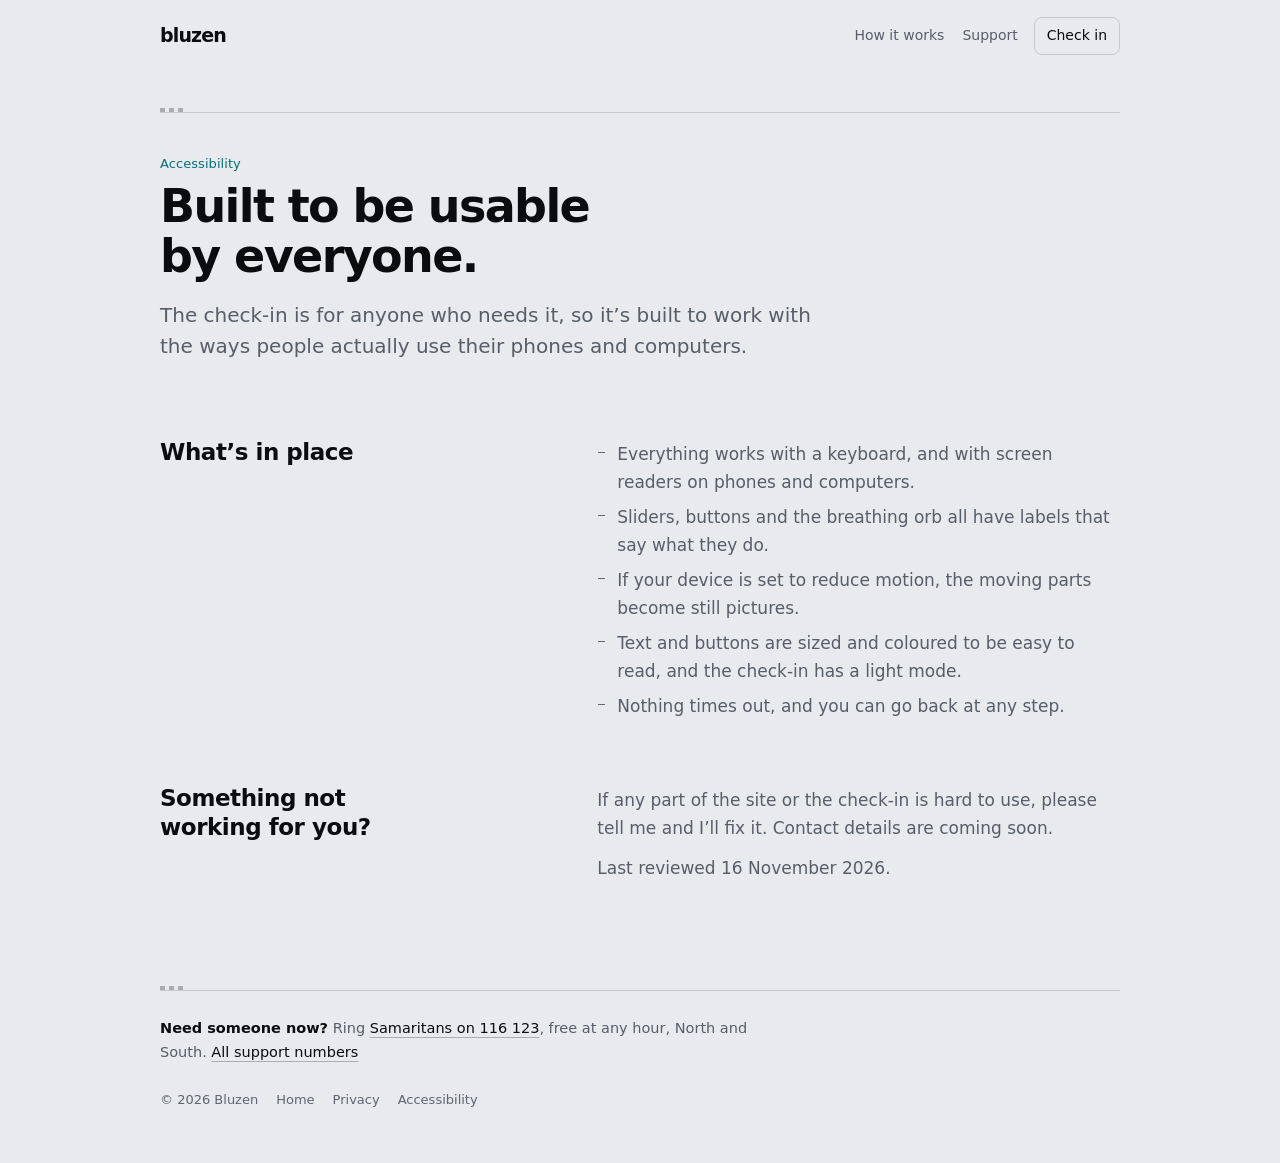
<file: accessibility.html>
<!DOCTYPE html>
<html lang="en-GB">
<head>
<meta charset="utf-8">
<meta name="viewport" content="width=device-width, initial-scale=1, viewport-fit=cover">
<meta http-equiv="Content-Security-Policy" content="default-src 'none'; style-src 'self'; img-src 'self'; base-uri 'none'; form-action 'none'">
<title>Accessibility · Bluzen</title>
<meta name="description" content="How the Bluzen site and check-in are built to be usable by everyone.">
<link rel="canonical" href="https://www.bluzenfocus.net/accessibility.html">
<meta name="theme-color" content="#0B0D10" media="(prefers-color-scheme: dark)">
<meta name="theme-color" content="#E9EAED" media="(prefers-color-scheme: light)">
<meta name="color-scheme" content="dark light">
<meta name="referrer" content="no-referrer">
<link rel="icon" href="/assets/bluzen-mark-cyan.png">
<link rel="stylesheet" href="/assets/site.css">
</head>
<body>
<header class="top"><a class="wordmark" href="/" aria-label="Bluzen home">bluzen</a><nav aria-label="Main"><a class="small opt" href="/how-it-works.html">How it works</a><a class="small" href="/support.html">Support</a><a class="small go" href="/check-in/">Check in</a></nav></header>
<main>
<p class="label">Accessibility</p>
<h1>Built to be usable by everyone.</h1>
<p class="lede">The check-in is for anyone who needs it, so it’s built to work with the ways people actually use their phones and computers.</p>
<h2>What’s in place</h2>
<ul>
<li>Everything works with a keyboard, and with screen readers on phones and computers.</li>
<li>Sliders, buttons and the breathing orb all have labels that say what they do.</li>
<li>If your device is set to reduce motion, the moving parts become still pictures.</li>
<li>Text and buttons are sized and coloured to be easy to read, and the check-in has a light mode.</li>
<li>Nothing times out, and you can go back at any step.</li>
</ul>
<h2>Something not working for you?</h2>
<p>If any part of the site or the check-in is hard to use, please tell me and I’ll fix it. <!-- TODO CONTACT --> Contact details are coming soon.</p>
<p>Last reviewed 16 November 2026.</p>
</main>
<footer>
<p class="help"><strong>Need someone now?</strong> Ring <a href="tel:116123">Samaritans on 116 123</a>, free at any hour, North and South. <a href="/support.html">All support numbers</a></p>
<p class="legal"><span>© 2026 Bluzen</span><a href="/">Home</a><a href="/privacy.html">Privacy</a><a href="/accessibility.html">Accessibility</a></p>
</footer>
</body>
</html>
</file>
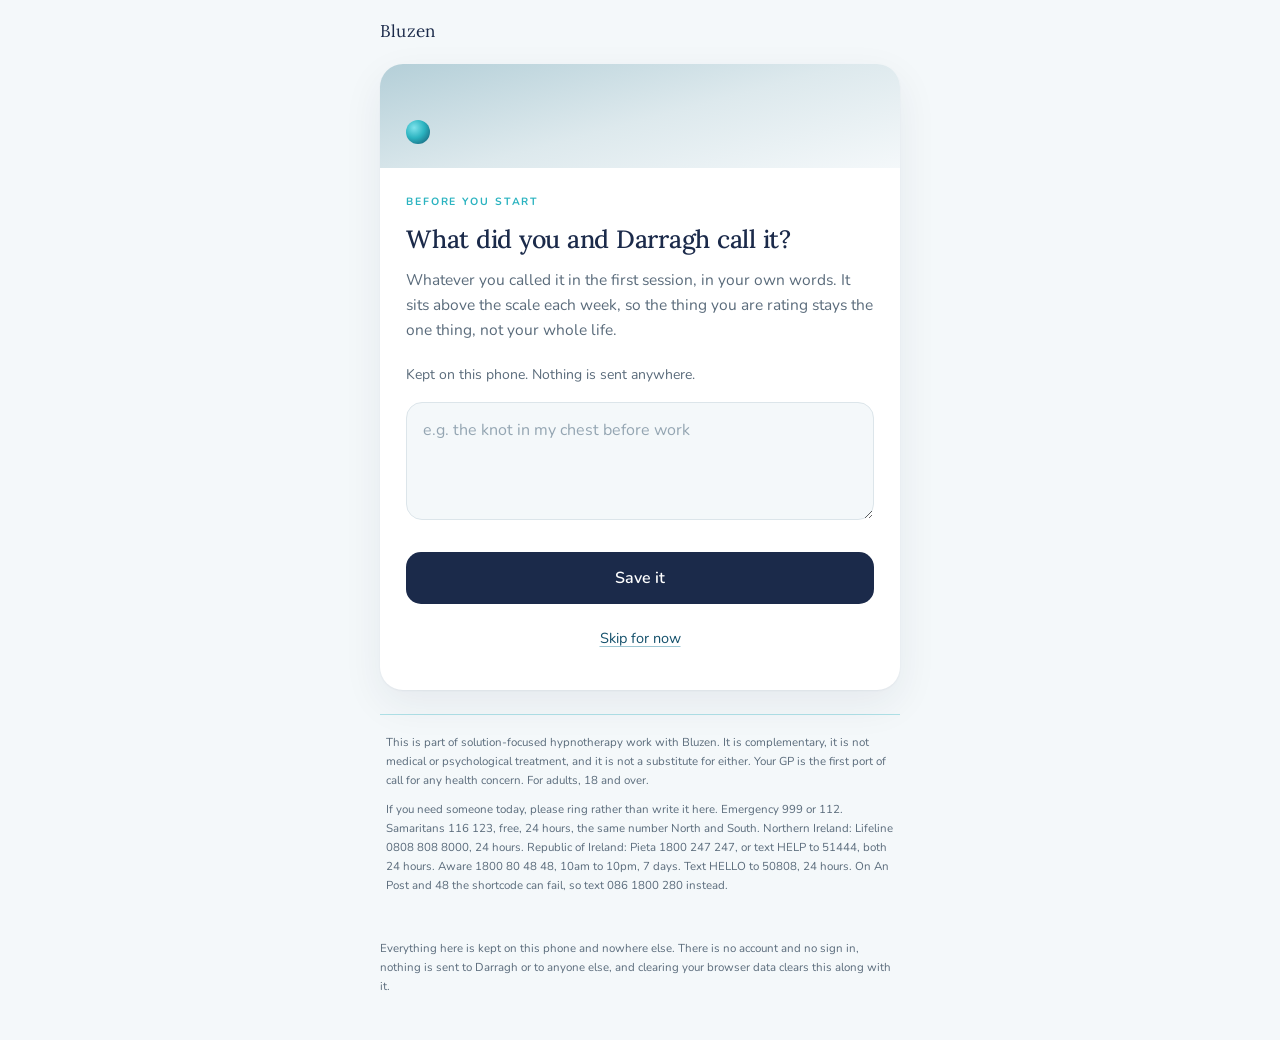
<file: checkin.html>
<!doctype html>
<html lang="en-GB">
<head>
<meta charset="utf-8">
<meta name="viewport" content="width=device-width,initial-scale=1,viewport-fit=cover">

<!--
  Unlisted on purpose. Not in the nav, not in any sitemap, not linked from
  anywhere on the site. Darragh gives the address to a client directly.

  robots.txt would be the wrong tool here: it is a public file, so listing the
  path in it would advertise the very thing we are keeping quiet. The meta below
  is what keeps it out of search results.

  Nothing on this page is fetched from another origin. React and the fonts are
  in the repo, and the component is precompiled, so there is no CDN and no
  build step between a client and their check-in. Nothing is sent anywhere: no
  server, no account, no analytics, and nothing identifying in the URL.
-->
<meta name="robots" content="noindex,nofollow,noarchive">
<meta name="referrer" content="no-referrer">
<meta name="theme-color" content="#F4F8FA">
<meta name="description" content="A private between-session check-in.">

<title>Midweek check-in</title>

<link rel="icon" href="assets/bluzen-mark-cyan.png">
<link rel="stylesheet" href="assets/checkin-fonts.css">

<style>
  html{background:#F4F8FA;}
  body{
    margin:0;background:#F4F8FA;color:#1A2332;
    font-family:'Nunito',system-ui,-apple-system,'Segoe UI',sans-serif;
    -webkit-text-size-adjust:100%;
  }

  /* Skip link, for anyone landing here on a keyboard */
  .bz-skip{
    position:absolute;left:-9999px;top:0;z-index:5;
    background:#FFFFFF;color:#14506B;padding:12px 16px;border-radius:0 0 12px 0;
    font-size:15px;text-decoration:underline;
  }
  .bz-skip:focus{left:0;outline:2.5px solid #2BB3C0;outline-offset:3px;}

  .bz-visually-hidden{
    position:absolute;width:1px;height:1px;margin:-1px;padding:0;overflow:hidden;
    clip:rect(0 0 0 0);white-space:nowrap;border:0;
  }

  /* Page chrome. Deliberately almost nothing: the card is the page. */
  .bz-topbar{
    max-width:520px;margin:0 auto;padding:20px 16px 0;
    font-family:'Lora',Georgia,serif;font-weight:400;font-size:17px;
    letter-spacing:.01em;color:#1B2A4A;
  }

  /* The topic screen borrows the component's card. It has no score yet, so it
     gets the calm 6 to 7 sky rather than a made up one. */
  .bz-host-sky{
    position:relative;height:104px;
    background-image:linear-gradient(165deg,#B4CFD8 0%,#DDE9ED 52%,#F4F8FA 100%);
  }
  .bz-host-sky .bz-mwci-orb{position:absolute;left:26px;bottom:24px;}
  .bz-host-topic{min-height:96px;}

  /* Small print under the component's own footer */
  .bz-host-note{
    max-width:520px;margin:0 auto;padding:14px 22px 34px;
  }
  .bz-host-note p{
    font-size:11.5px;line-height:1.65;color:#5A6B7B;margin:0 0 10px;font-weight:400;
  }
  .bz-host-flag{color:#14506B;}
  .bz-host-link{
    min-height:44px;padding:0;margin:2px 0 0;background:none;border:0;cursor:pointer;
    font-family:'Nunito',system-ui,sans-serif;font-size:13px;color:#14506B;
    text-decoration:underline;text-underline-offset:3px;text-decoration-color:#9CC5D2;
  }
  .bz-host-link:hover{text-decoration-color:#2BB3C0;}

  /* Shown only if one of the four scripts does not arrive */
  .bz-fallback{max-width:520px;margin:0 auto;padding:36px 22px;}
  .bz-fallback h2{
    font-family:'Lora',Georgia,serif;font-weight:500;font-size:24px;line-height:1.3;
    color:#1B2A4A;margin:0 0 14px;
  }
  .bz-fallback p{font-size:15px;line-height:1.6;color:#5A6B7B;margin:0 0 16px;}
  .bz-fallback p:last-child{font-size:12px;line-height:1.65;}

  :focus-visible{outline:2.5px solid #2BB3C0;outline-offset:3px;}

  @media (max-width:379px){
    .bz-topbar{padding:16px 12px 0;}
    .bz-host-note{padding:12px 18px 30px;}
  }
</style>
</head>
<body>

<a class="bz-skip" href="#bz-checkin-root">Skip to the check-in</a>

<div class="bz-topbar">Bluzen</div>

<h1 class="bz-visually-hidden">Midweek check-in</h1>

<main id="bz-checkin-root">
  <noscript>
    <div class="bz-fallback">
      <h2>This needs JavaScript switched on</h2>
      <p>The check-in will not run without it. If you cannot switch it on, tell Darragh and do the
        check-in the next time you are in.</p>
      <p>If you need someone today, please ring rather than write it here. Emergency 999 or 112.
        Samaritans 116 123, free, 24 hours, the same number North and South. Northern Ireland:
        Lifeline 0808 808 8000, 24 hours. Republic of Ireland: Pieta 1800 247 247, or text HELP to
        51444, both 24 hours. Aware 1800 80 48 48, 10am to 10pm, 7 days. Text HELLO to 50808,
        24 hours. On An Post and 48 the shortcode can fail, so text 086 1800 280 instead.</p>
    </div>
  </noscript>
</main>

<!-- All four are in this repo. Order matters: React, then the component that
     reads it, then the store, then the host that wires them together. -->
<script src="assets/vendor/react-18.3.1.production.min.js"></script>
<script src="assets/vendor/react-dom-18.3.1.production.min.js"></script>
<script src="components/MidweekCheckIn.js"></script>
<script src="assets/checkin-store.js"></script>
<script src="assets/checkin-app.js"></script>

</body>
</html>
</file>
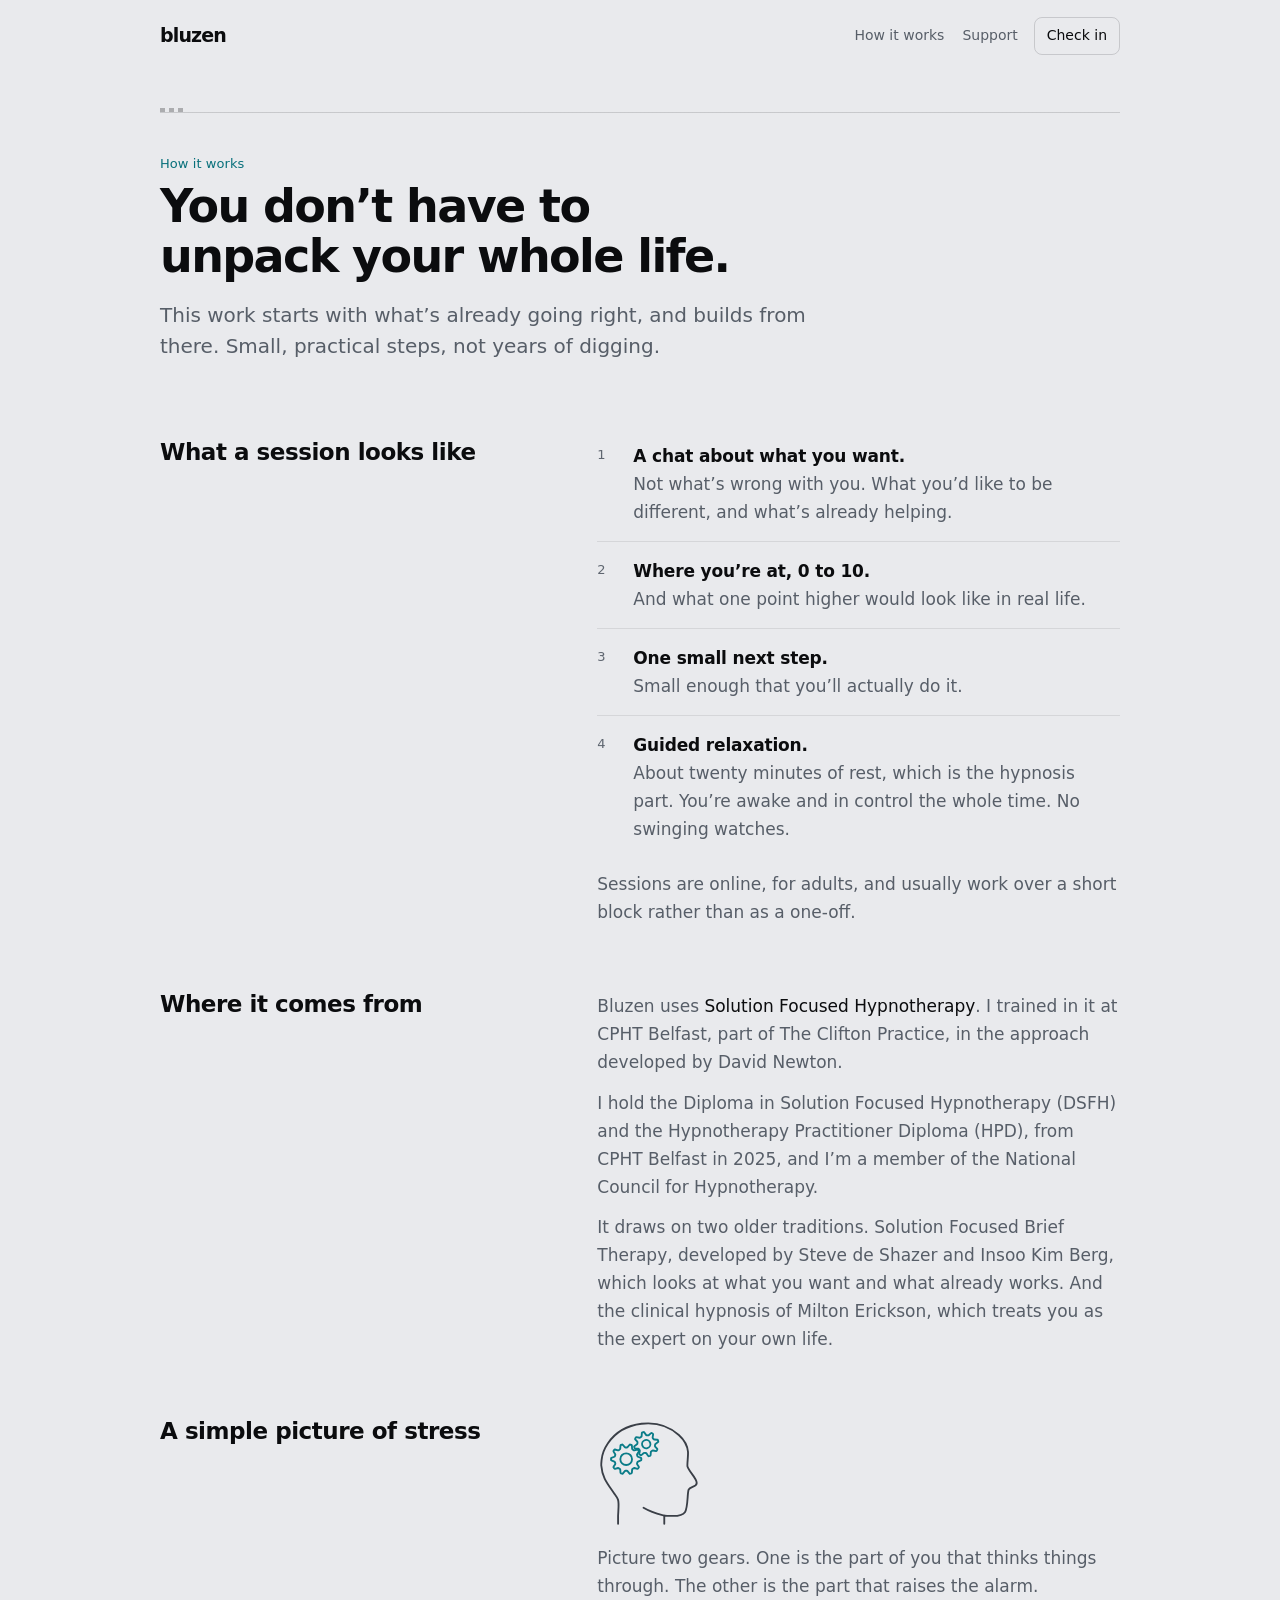
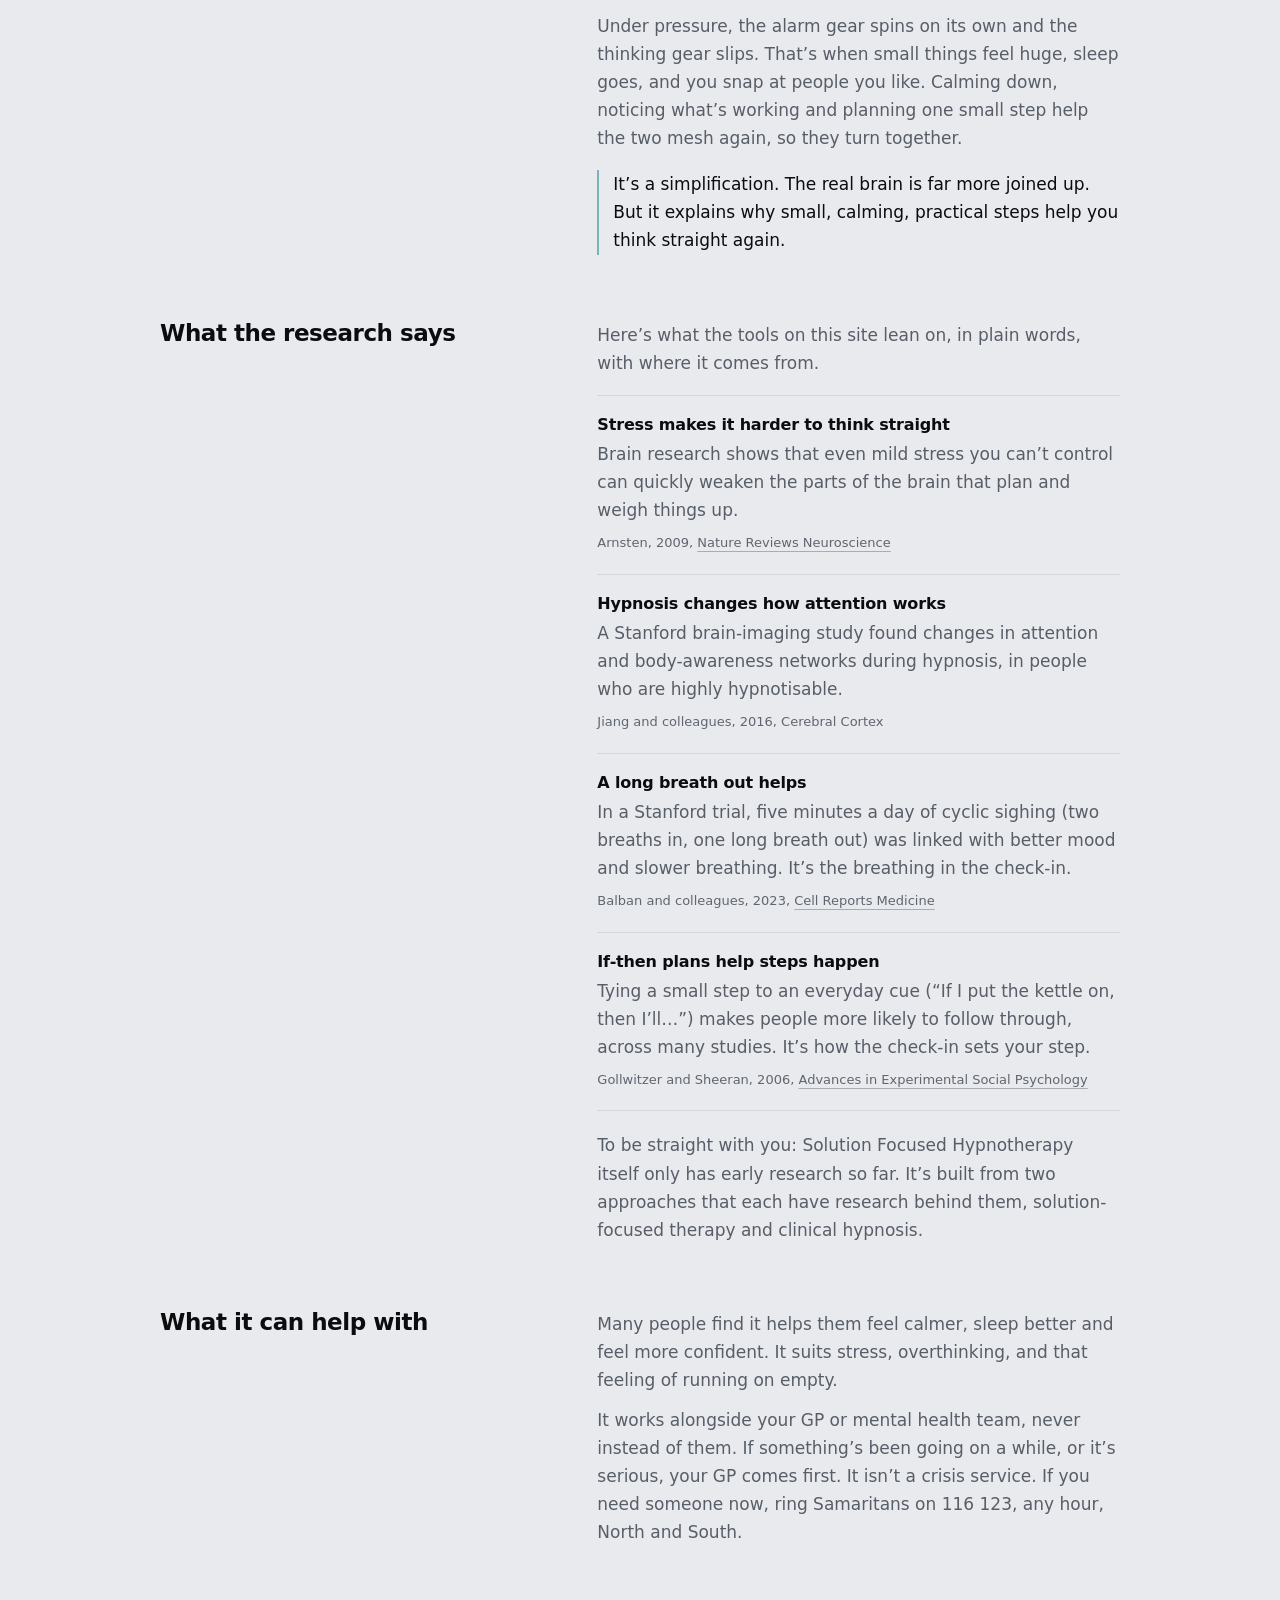
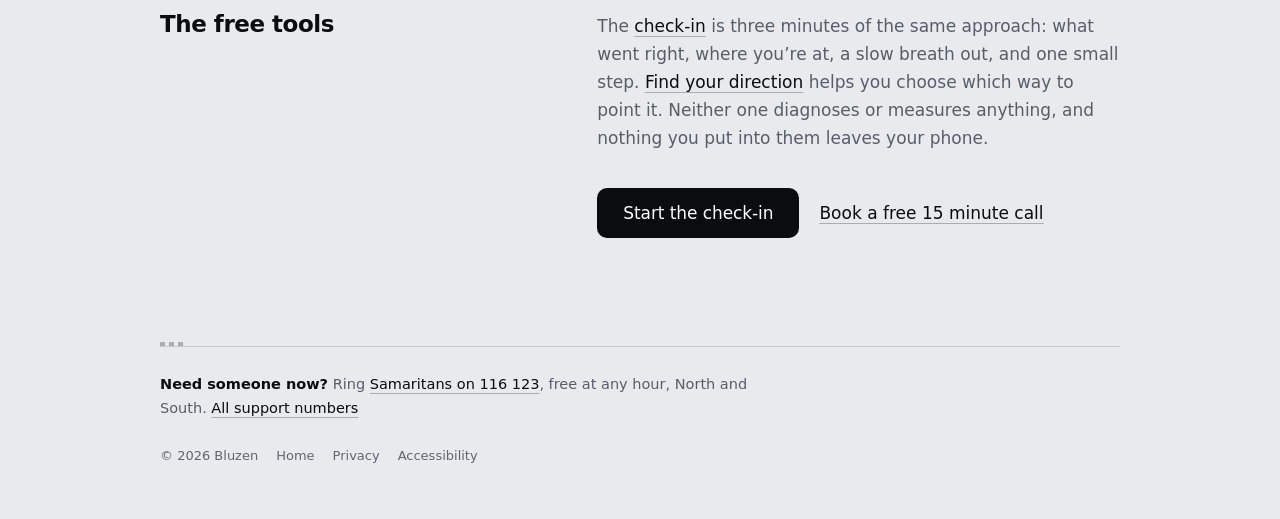
<file: how-it-works.html>
<!DOCTYPE html>
<html lang="en-GB">
<head>
<meta charset="utf-8">
<meta name="viewport" content="width=device-width, initial-scale=1, viewport-fit=cover">
<!--
  HOW IT WORKS: the approach, where it comes from, and what the research says.
  Every claim here is worded to stay inside UK (ASA/CAP) and Irish (ASAI) advertising rules.
  See reference/research-summary.md in the handover. Don't add "proven", "rewires",
  "resets your nervous system", success rates, or anything that sounds like a diagnosis.
  CONFIRM the CPHT and David Newton wording with CPHT Belfast before publishing.
  A credited research image could go in the research section later, with a caption saying it
  shows averaged group data from a study, not anyone's brain.
-->
<meta http-equiv="Content-Security-Policy" content="default-src 'none'; style-src 'self'; img-src 'self'; base-uri 'none'; form-action 'none'">
<title>How it works · Bluzen</title>
<meta name="description" content="Solution Focused Hypnotherapy in plain words: what a session looks like, where the approach comes from, and what the research says.">
<link rel="canonical" href="https://www.bluzenfocus.net/how-it-works.html">
<meta name="theme-color" content="#0B0D10" media="(prefers-color-scheme: dark)">
<meta name="theme-color" content="#E9EAED" media="(prefers-color-scheme: light)">
<meta name="color-scheme" content="dark light">
<meta name="referrer" content="no-referrer">
<link rel="icon" href="/assets/bluzen-mark-cyan.png">
<link rel="stylesheet" href="/assets/site.css">
</head>
<body>
<header class="top"><a class="wordmark" href="/" aria-label="Bluzen home">bluzen</a><nav aria-label="Main"><a class="small opt" href="/how-it-works.html">How it works</a><a class="small" href="/support.html">Support</a><a class="small go" href="/check-in/">Check in</a></nav></header>
<main>
<p class="label">How it works</p>
<h1>You don’t have to unpack your whole life.</h1>
<p class="lede">This work starts with what’s already going right, and builds from there. Small, practical steps, not years of digging.</p>

<h2>What a session looks like</h2>
<ol class="list">
<li><span><strong>A chat about what you want.</strong> Not what’s wrong with you. What you’d like to be different, and what’s already helping.</span></li>
<li><span><strong>Where you’re at, 0 to 10.</strong> And what one point higher would look like in real life.</span></li>
<li><span><strong>One small next step.</strong> Small enough that you’ll actually do it.</span></li>
<li><span><strong>Guided relaxation.</strong> About twenty minutes of rest, which is the hypnosis part. You’re awake and in control the whole time. No swinging watches.</span></li>
</ol>
<p>Sessions are online, for adults, and usually work over a short block rather than as a one-off.</p>

<h2>Where it comes from</h2>
<!-- CONFIRM this wording with CPHT Belfast. -->
<p>Bluzen uses <strong>Solution Focused Hypnotherapy</strong>. I trained in it at CPHT Belfast, part of The Clifton Practice, in the approach developed by David Newton.</p>
<!-- Confirmed by Darragh: DSFH and HPD, CPHT Belfast, 2025; member of the National Council for Hypnotherapy.
     Check with NCH which letters (for example MNCH and the level) and logo you can use before adding them. -->
<p>I hold the Diploma in Solution Focused Hypnotherapy (DSFH) and the Hypnotherapy Practitioner Diploma (HPD), from CPHT Belfast in 2025, and I’m a member of the National Council for Hypnotherapy.</p>
<p>It draws on two older traditions. Solution Focused Brief Therapy, developed by Steve de Shazer and Insoo Kim Berg, which looks at what you want and what already works. And the clinical hypnosis of Milton Erickson, which treats you as the expert on your own life.</p>

<h2>A simple picture of stress</h2>
<picture><source srcset="/assets/bluzen-mark-light.svg" media="(prefers-color-scheme: light)"><img class="mark" src="/assets/bluzen-mark.svg" alt="The Bluzen logo: a head with two gears inside" width="104" height="109"></picture>
<p>Picture two gears. One is the part of you that thinks things through. The other is the part that raises the alarm.</p>
<p>Under pressure, the alarm gear spins on its own and the thinking gear slips. That’s when small things feel huge, sleep goes, and you snap at people you like. Calming down, noticing what’s working and planning one small step help the two mesh again, so they turn together.</p>
<p class="quote">It’s a simplification. The real brain is far more joined up. But it explains why small, calming, practical steps help you think straight again.</p>

<h2>What the research says</h2>
<p>Here’s what the tools on this site lean on, in plain words, with where it comes from.</p>
<div class="find">
<h3>Stress makes it harder to think straight</h3>
<p>Brain research shows that even mild stress you can’t control can quickly weaken the parts of the brain that plan and weigh things up.</p>
<p class="src">Arnsten, 2009, <a href="https://pubmed.ncbi.nlm.nih.gov/19455173/" rel="noopener">Nature Reviews Neuroscience</a></p>
</div>
<div class="find">
<h3>Hypnosis changes how attention works</h3>
<p>A Stanford brain-imaging study found changes in attention and body-awareness networks during hypnosis, in people who are highly hypnotisable.</p>
<p class="src">Jiang and colleagues, 2016, Cerebral Cortex</p>
</div>
<div class="find">
<h3>A long breath out helps</h3>
<p>In a Stanford trial, five minutes a day of cyclic sighing (two breaths in, one long breath out) was linked with better mood and slower breathing. It’s the breathing in the check-in.</p>
<p class="src">Balban and colleagues, 2023, <a href="https://pmc.ncbi.nlm.nih.gov/articles/PMC9873947/" rel="noopener">Cell Reports Medicine</a></p>
</div>
<div class="find">
<h3>If-then plans help steps happen</h3>
<p>Tying a small step to an everyday cue (“If I put the kettle on, then I’ll…”) makes people more likely to follow through, across many studies. It’s how the check-in sets your step.</p>
<p class="src">Gollwitzer and Sheeran, 2006, <a href="https://www.sciencedirect.com/science/chapter/bookseries/abs/pii/S0065260106380021" rel="noopener">Advances in Experimental Social Psychology</a></p>
</div>
<p>To be straight with you: Solution Focused Hypnotherapy itself only has early research so far. It’s built from two approaches that each have research behind them, solution-focused therapy and clinical hypnosis.</p>

<h2>What it can help with</h2>
<p>Many people find it helps them feel calmer, sleep better and feel more confident. It suits stress, overthinking, and that feeling of running on empty.</p>
<p>It works alongside your GP or mental health team, never instead of them. If something’s been going on a while, or it’s serious, your GP comes first. It isn’t a crisis service. If you need someone now, ring Samaritans on 116 123, any hour, North and South.</p>

<h2>The free tools</h2>
<p>The <a href="/check-in/">check-in</a> is three minutes of the same approach: what went right, where you’re at, a slow breath out, and one small step. <a href="/direction/">Find your direction</a> helps you choose which way to point it. Neither one diagnoses or measures anything, and nothing you put into them leaves your phone.</p>

<div class="ctas">
<a class="btn" href="/check-in/">Start the check-in</a>
<a href="https://calendly.com/darraghkearney123/30min" rel="noopener">Book a free 15 minute call</a>
</div>
</main>
<footer>
<p class="help"><strong>Need someone now?</strong> Ring <a href="tel:116123">Samaritans on 116 123</a>, free at any hour, North and South. <a href="/support.html">All support numbers</a></p>
<p class="legal"><span>© 2026 Bluzen</span><a href="/">Home</a><a href="/privacy.html">Privacy</a><a href="/accessibility.html">Accessibility</a></p>
</footer>
</body>
</html>
</file>
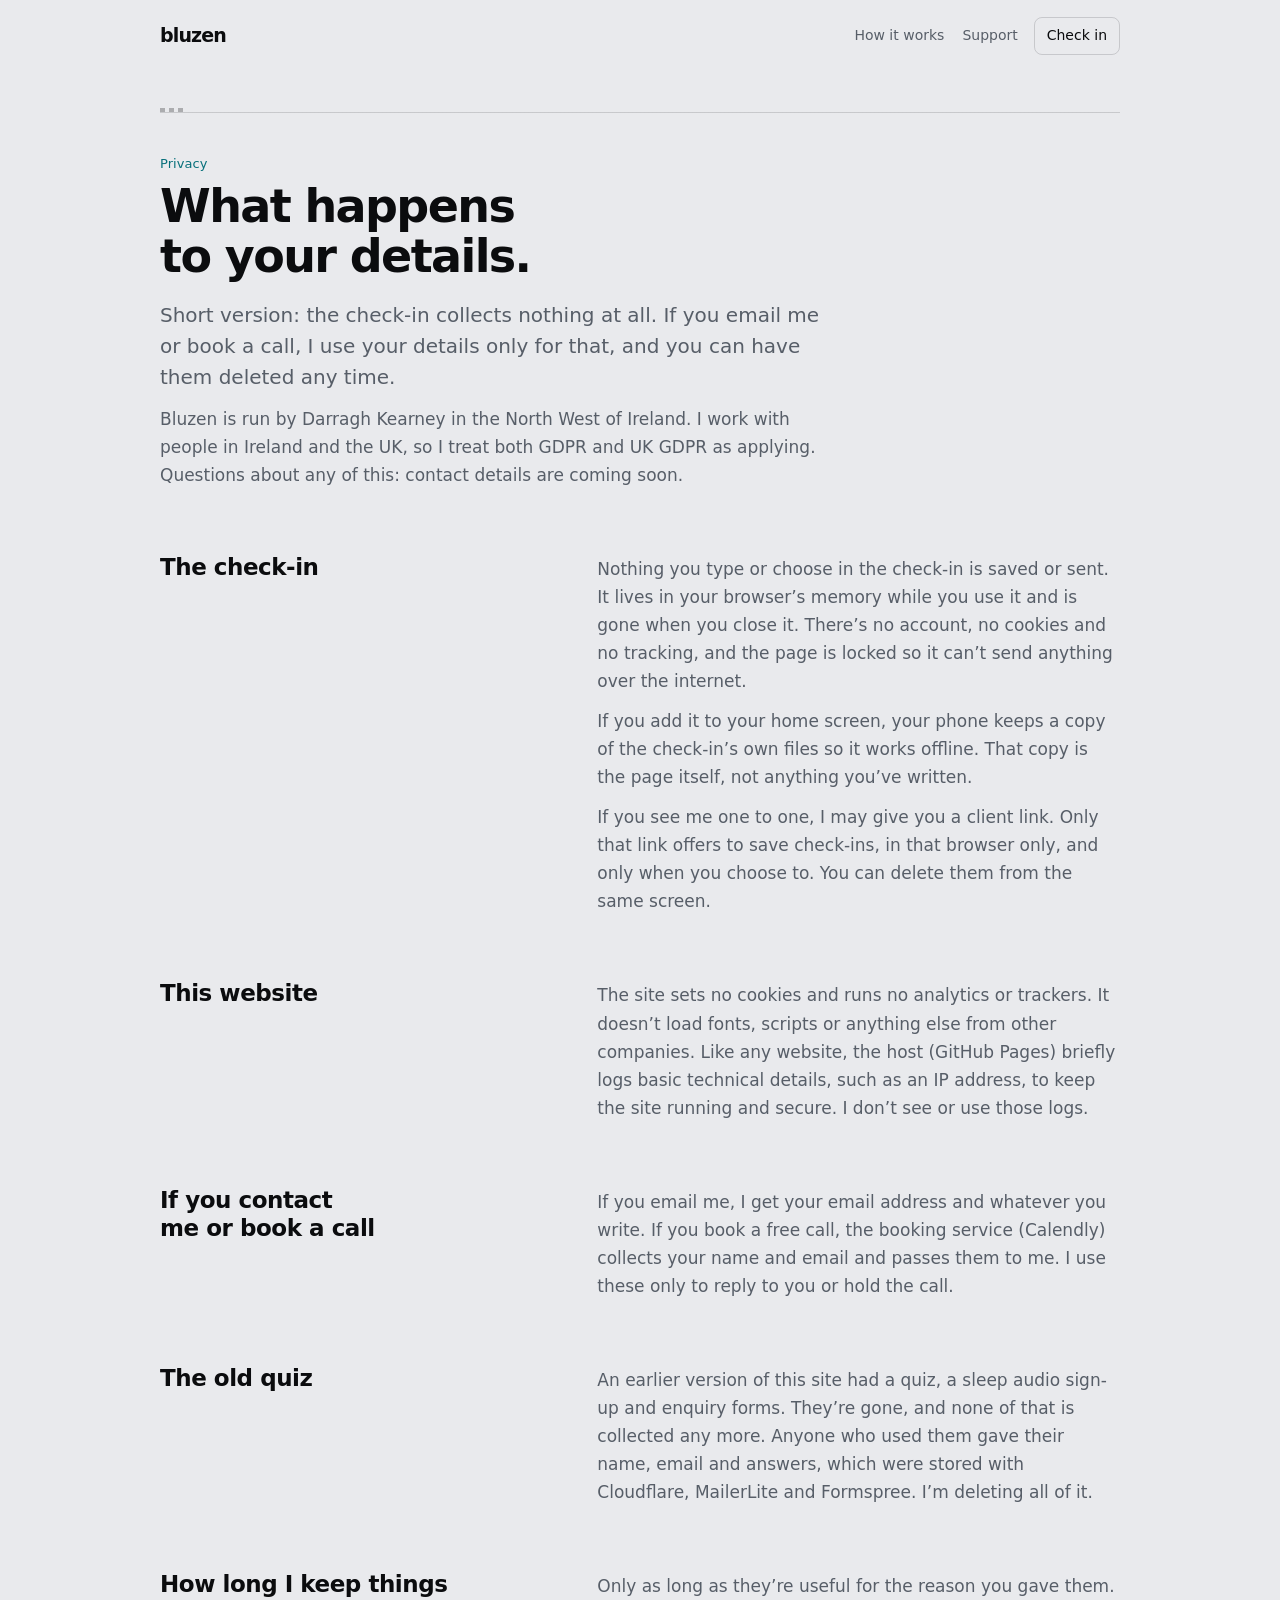
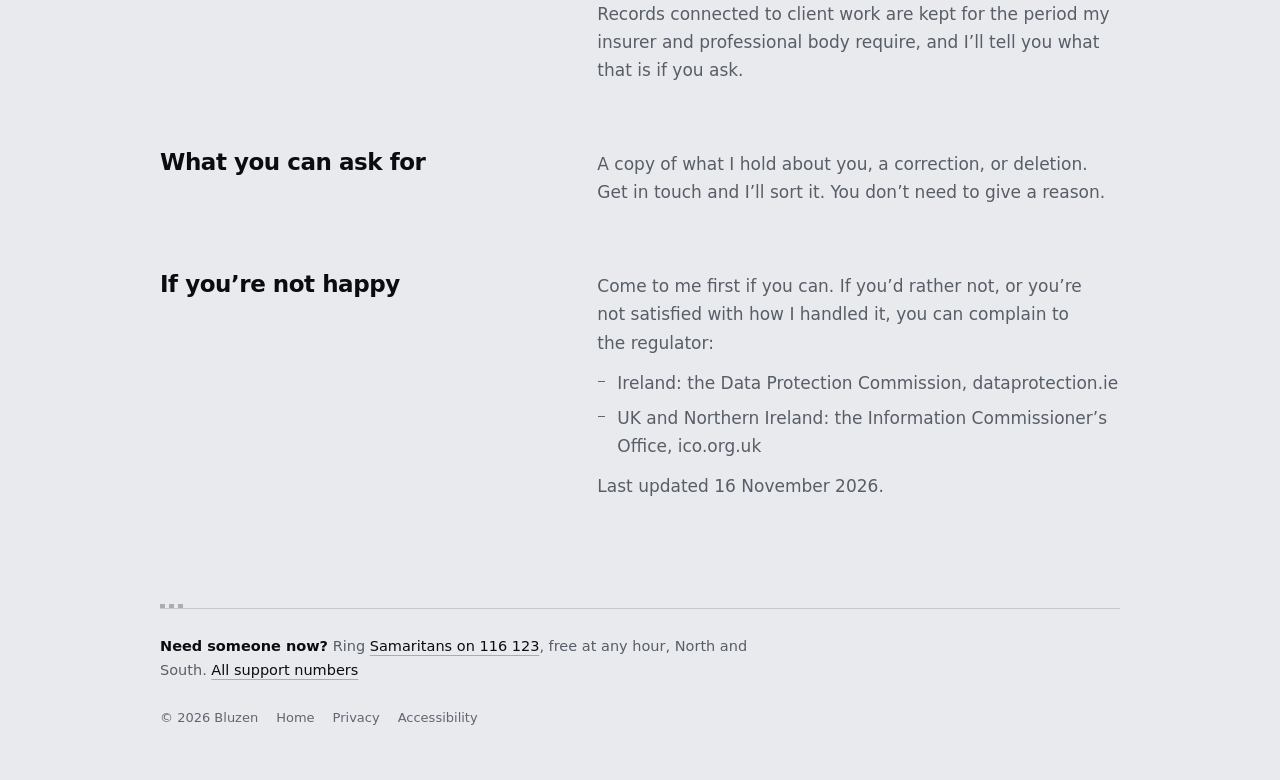
<file: privacy.html>
<!DOCTYPE html>
<html lang="en-GB">
<head>
<meta charset="utf-8">
<meta name="viewport" content="width=device-width, initial-scale=1, viewport-fit=cover">
<meta http-equiv="Content-Security-Policy" content="default-src 'none'; style-src 'self'; img-src 'self'; base-uri 'none'; form-action 'none'">
<title>Privacy · Bluzen</title>
<meta name="description" content="What Bluzen does with your details, in plain words.">
<link rel="canonical" href="https://www.bluzenfocus.net/privacy.html">
<meta name="theme-color" content="#0B0D10" media="(prefers-color-scheme: dark)">
<meta name="theme-color" content="#E9EAED" media="(prefers-color-scheme: light)">
<meta name="color-scheme" content="dark light">
<meta name="referrer" content="no-referrer">
<link rel="icon" href="/assets/bluzen-mark-cyan.png">
<link rel="stylesheet" href="/assets/site.css">
</head>
<body>
<header class="top"><a class="wordmark" href="/" aria-label="Bluzen home">bluzen</a><nav aria-label="Main"><a class="small opt" href="/how-it-works.html">How it works</a><a class="small" href="/support.html">Support</a><a class="small go" href="/check-in/">Check in</a></nav></header>
<!--
  NOTE FOR DARRAGH: a working draft in your voice, not legal advice. Before relying on it:
    1. TODO CONTACT: add a working contact email in the two places marked below. A privacy
       notice needs one, so people can ask for their data or have it deleted.
    2. Old quiz records: once they're deleted, change "I'm deleting" to "I deleted" with the date.
    3. How long client records are kept (check with Holistic Insurance Services and your professional body).
  Update the "Last updated" date whenever you change this.
-->
<main>
<p class="label">Privacy</p>
<h1>What happens to your details.</h1>
<p class="lede">Short version: the check-in collects nothing at all. If you email me or book a call, I use your details only for that, and you can have them deleted any time.</p>
<p>Bluzen is run by Darragh Kearney in the North West of Ireland. I work with people in Ireland and the UK, so I treat both GDPR and UK GDPR as applying. Questions about any of this: <!-- TODO CONTACT --> contact details are coming soon.</p>

<h2>The check-in</h2>
<p>Nothing you type or choose in the check-in is saved or sent. It lives in your browser’s memory while you use it and is gone when you close it. There’s no account, no cookies and no tracking, and the page is locked so it can’t send anything over the internet.</p>
<p>If you add it to your home screen, your phone keeps a copy of the check-in’s own files so it works offline. That copy is the page itself, not anything you’ve written.</p>
<p>If you see me one to one, I may give you a client link. Only that link offers to save check-ins, in that browser only, and only when you choose to. You can delete them from the same screen.</p>

<h2>This website</h2>
<p>The site sets no cookies and runs no analytics or trackers. It doesn’t load fonts, scripts or anything else from other companies. Like any website, the host (GitHub Pages) briefly logs basic technical details, such as an IP address, to keep the site running and secure. I don’t see or use those logs.</p>

<h2>If you contact me or book a call</h2>
<p>If you email me, I get your email address and whatever you write. If you book a free call, the booking service (Calendly) collects your name and email and passes them to me. I use these only to reply to you or hold the call.</p>

<h2>The old quiz</h2>
<p>An earlier version of this site had a quiz, a sleep audio sign-up and enquiry forms. They’re gone, and none of that is collected any more. Anyone who used them gave their name, email and answers, which were stored with Cloudflare, MailerLite and Formspree. I’m deleting all of it. <!-- Once done, change the line above to: "I deleted all of it on [date]." --></p>

<h2>How long I keep things</h2>
<p>Only as long as they’re useful for the reason you gave them. Records connected to client work are kept for the period my insurer and professional body require, and I’ll tell you what that is if you ask.</p>

<h2>What you can ask for</h2>
<p>A copy of what I hold about you, a correction, or deletion. Get in touch and I’ll sort it. You don’t need to give a reason. <!-- TODO CONTACT: say how, once there's a working email. --></p>

<h2>If you’re not happy</h2>
<p>Come to me first if you can. If you’d rather not, or you’re not satisfied with how I handled it, you can complain to the regulator:</p>
<ul>
<li>Ireland: the Data Protection Commission, dataprotection.ie</li>
<li>UK and Northern Ireland: the Information Commissioner’s Office, ico.org.uk</li>
</ul>
<p>Last updated 16 November 2026.</p>
</main>
<footer>
<p class="help"><strong>Need someone now?</strong> Ring <a href="tel:116123">Samaritans on 116 123</a>, free at any hour, North and South. <a href="/support.html">All support numbers</a></p>
<p class="legal"><span>© 2026 Bluzen</span><a href="/">Home</a><a href="/privacy.html">Privacy</a><a href="/accessibility.html">Accessibility</a></p>
</footer>
</body>
</html>
</file>
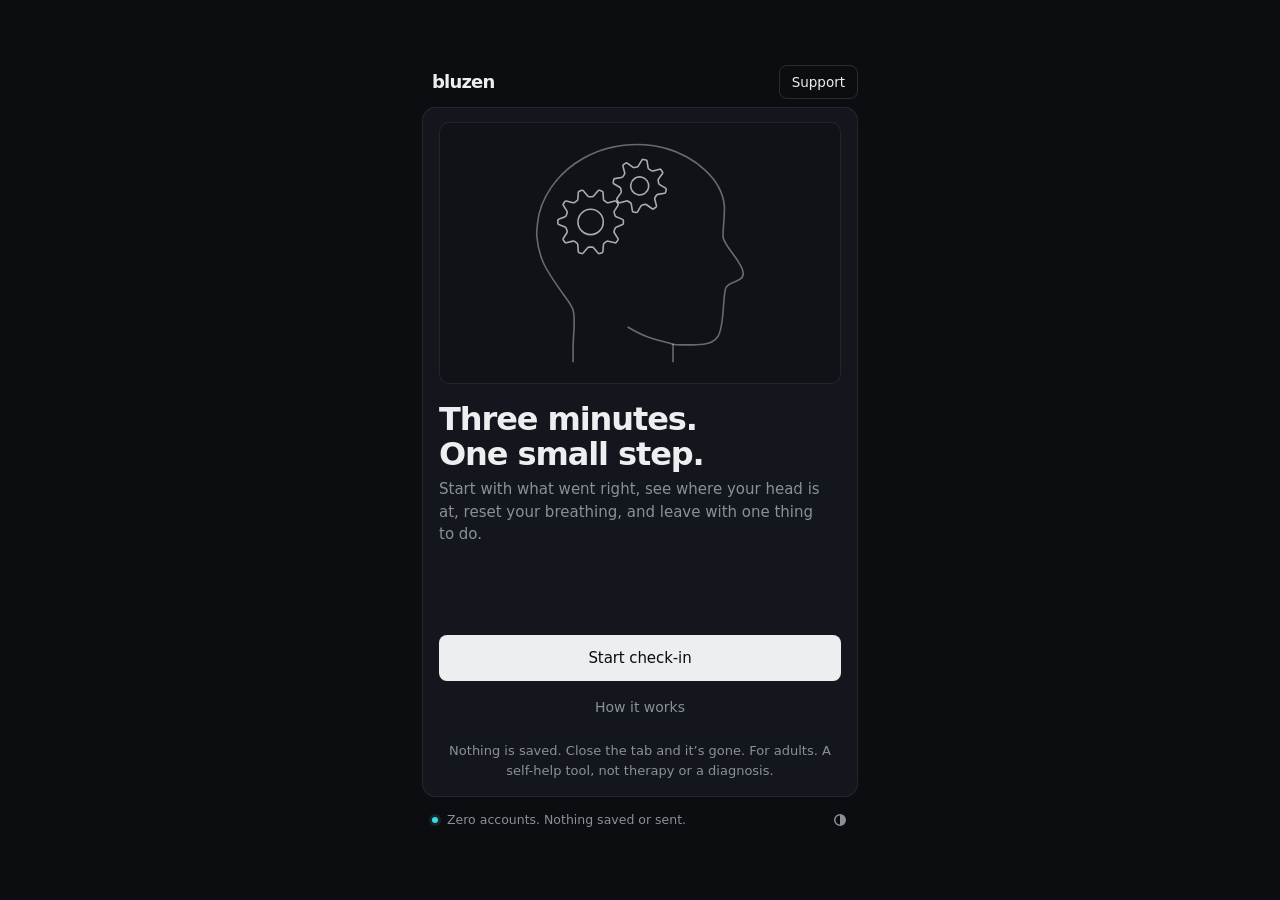
<file: quiz.html>
<!DOCTYPE html>
<html lang="en-GB">
<head>
<meta charset="utf-8">
<meta name="viewport" content="width=device-width, initial-scale=1">
<meta name="robots" content="noindex">
<meta http-equiv="Content-Security-Policy" content="default-src 'none'; base-uri 'none'">
<meta http-equiv="refresh" content="0; url=/check-in/">
<title>Bluzen</title>
<link rel="canonical" href="https://www.bluzenfocus.net/check-in/">
</head>
<body style="background:#0B0D10;color:#EDEEF0;font-family:system-ui,sans-serif;padding:24px">
<!-- The old quiz has been retired. Old links land on the check-in instead. -->
<p>The quiz has moved on. <a href="/check-in/" style="color:#3DD6E3">Go to the check-in</a>.</p>
</body>
</html>
</file>
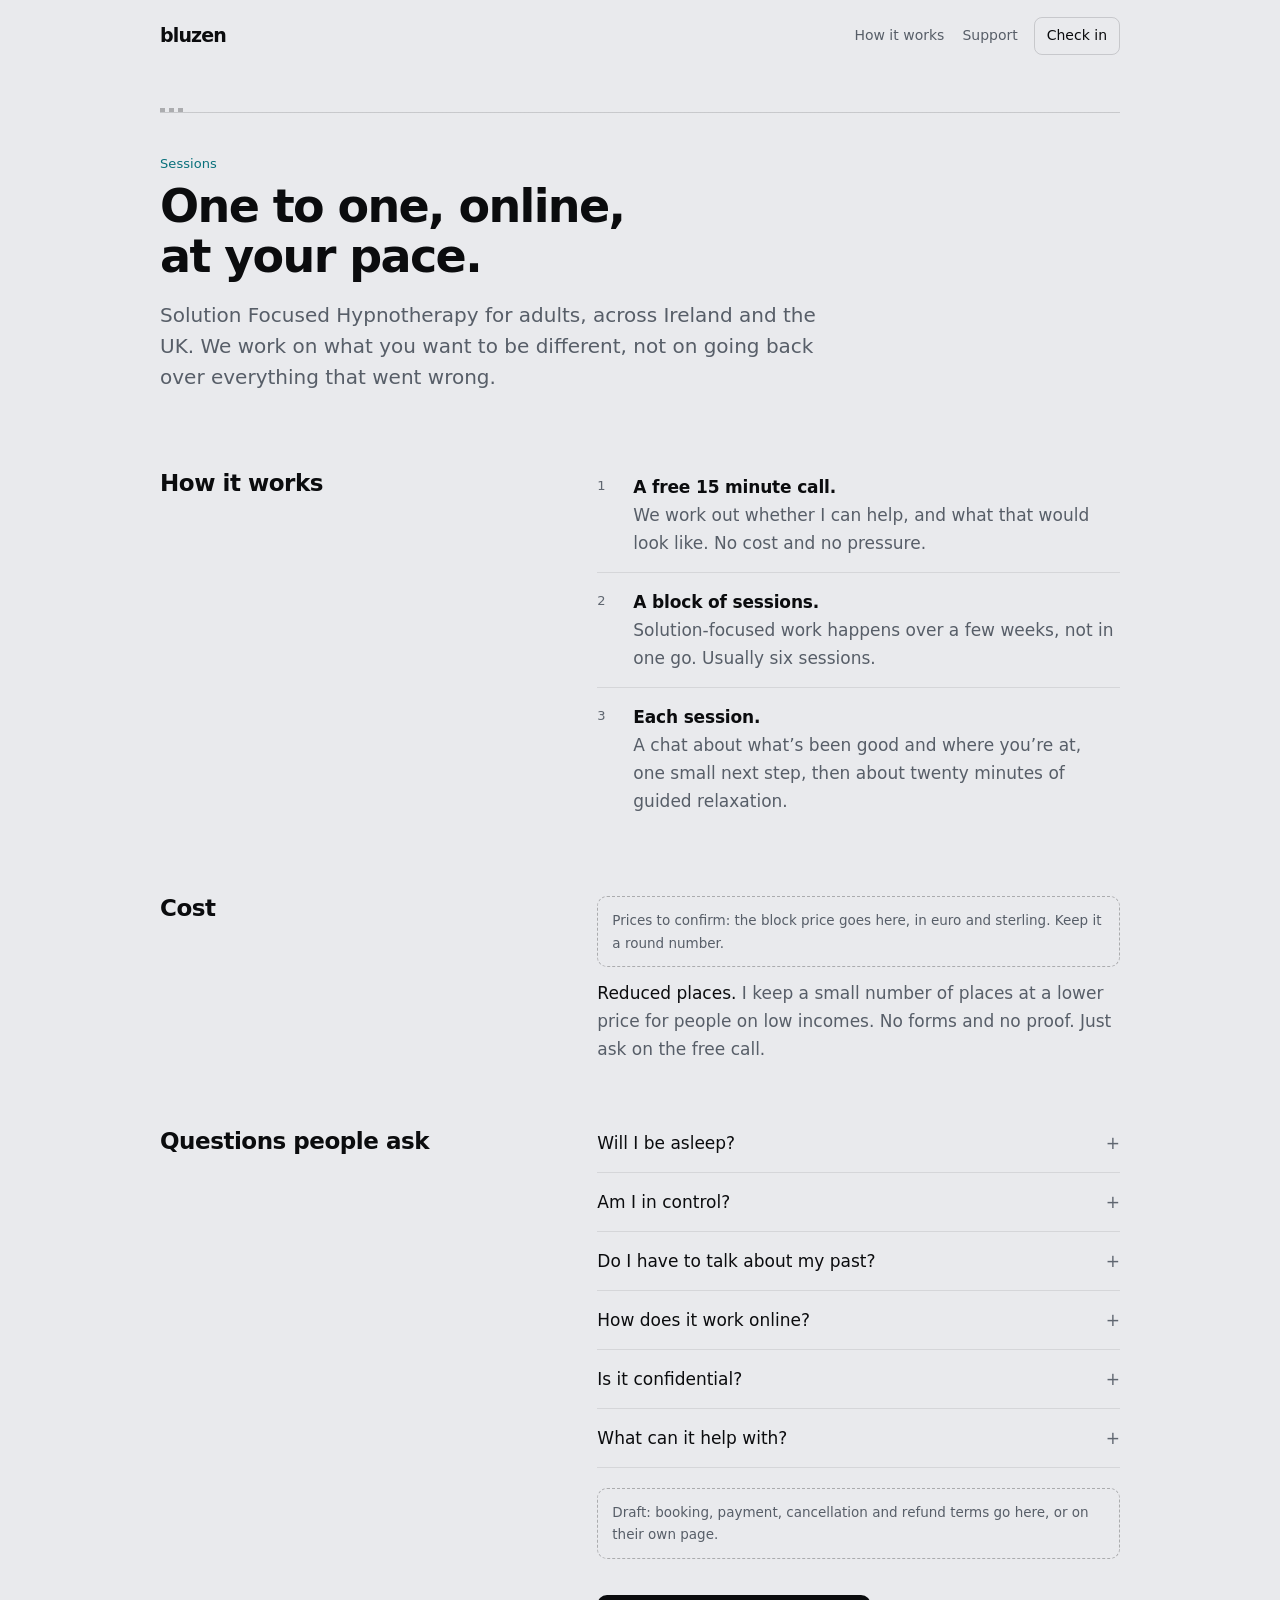
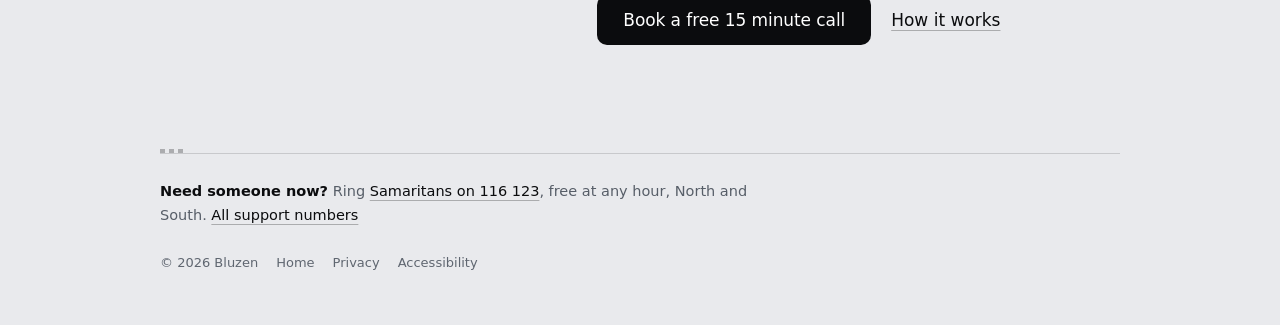
<file: sessions.html>
<!DOCTYPE html>
<html lang="en-GB">
<head>
<meta charset="utf-8">
<meta name="viewport" content="width=device-width, initial-scale=1, viewport-fit=cover">
<meta http-equiv="Content-Security-Policy" content="default-src 'none'; style-src 'self'; img-src 'self'; base-uri 'none'; form-action 'none'">
<title>Sessions · Bluzen</title>
<meta name="description" content="One to one Solution Focused Hypnotherapy, online, for adults across Ireland and the UK.">
<meta name="robots" content="noindex">
<meta name="theme-color" content="#0B0D10" media="(prefers-color-scheme: dark)">
<meta name="theme-color" content="#E9EAED" media="(prefers-color-scheme: light)">
<meta name="color-scheme" content="dark light">
<meta name="referrer" content="no-referrer">
<link rel="icon" href="/assets/bluzen-mark-cyan.png">
<link rel="stylesheet" href="/assets/site.css">
</head>
<body>
<header class="top"><a class="wordmark" href="/" aria-label="Bluzen home">bluzen</a><nav aria-label="Main"><a class="small opt" href="/how-it-works.html">How it works</a><a class="small" href="/support.html">Support</a><a class="small go" href="/check-in/">Check in</a></nav></header>
<!--
  DRAFT, NOT LINKED: kept out of the sitemap and the navigation, and marked noindex, until
  Darragh sets prices and writes terms. Before publishing:
    - fill in the prices (euro and sterling, set by hand), the reduced price, and the block length
    - write the booking, payment, cancellation and refund terms (check the 14-day cooling-off
      rules for online bookings in the UK and Ireland)
    - remove the noindex line and the .draft notes, add the page to sitemap.xml, link it from the home page
-->
<main>
<p class="label">Sessions</p>
<h1>One to one, online, at your pace.</h1>
<p class="lede">Solution Focused Hypnotherapy for adults, across Ireland and the UK. We work on what you want to be different, not on going back over everything that went wrong.</p>

<h2>How it works</h2>
<ol class="list">
<li><span><strong>A free 15 minute call.</strong> We work out whether I can help, and what that would look like. No cost and no pressure.</span></li>
<li><span><strong>A block of sessions.</strong> Solution-focused work happens over a few weeks, not in one go. <!-- CONFIRM: six sessions --> Usually six sessions.</span></li>
<li><span><strong>Each session.</strong> A chat about what’s been good and where you’re at, one small next step, then about twenty minutes of guided relaxation.</span></li>
</ol>

<h2>Cost</h2>
<!-- TODO PRICES: not set yet. Add the block price and the reduced price, in euro and sterling, set by hand. -->
<p class="draft">Prices to confirm: the block price goes here, in euro and sterling. Keep it a round number.</p>
<p><strong>Reduced places.</strong> I keep a small number of places at a lower price for people on low incomes. No forms and no proof. Just ask on the free call.</p>

<h2>Questions people ask</h2>
<div class="faq">
<details><summary>Will I be asleep?</summary><p>No. Hypnosis feels like being deeply relaxed, a bit like the moment before you drift off. You can hear everything, and you can open your eyes whenever you want.</p></details>
<details><summary>Am I in control?</summary><p>The whole time. Nobody can make you do or say anything you don’t want to. No swinging watches, no stage tricks.</p></details>
<details><summary>Do I have to talk about my past?</summary><p>No. We focus on what you want now and the small steps towards it. If something from the past comes up, that’s fine, but you don’t have to go there.</p></details>
<details><summary>How does it work online?</summary><p>By video call, from somewhere you can sit back and won’t be disturbed. Headphones help for the relaxation part.</p></details>
<details><summary>Is it confidential?</summary><p>Yes, within the usual limits: if I believed you or someone else was at serious risk of harm, I would need to act on that. I’ll go through this with you before we start.</p></details>
<details><summary>What can it help with?</summary><p>Many people find it helps them feel calmer, sleep better and feel more confident. It suits stress, overthinking and running on empty. It works alongside your GP, never instead of them, and it isn’t a crisis service.</p></details>
</div>

<p class="draft">Draft: booking, payment, cancellation and refund terms go here, or on their own page.</p>

<div class="ctas">
<a class="btn" href="https://calendly.com/darraghkearney123/30min" rel="noopener">Book a free 15 minute call</a>
<a href="/how-it-works.html">How it works</a>
</div>
</main>
<footer>
<p class="help"><strong>Need someone now?</strong> Ring <a href="tel:116123">Samaritans on 116 123</a>, free at any hour, North and South. <a href="/support.html">All support numbers</a></p>
<p class="legal"><span>© 2026 Bluzen</span><a href="/">Home</a><a href="/privacy.html">Privacy</a><a href="/accessibility.html">Accessibility</a></p>
</footer>
</body>
</html>
</file>
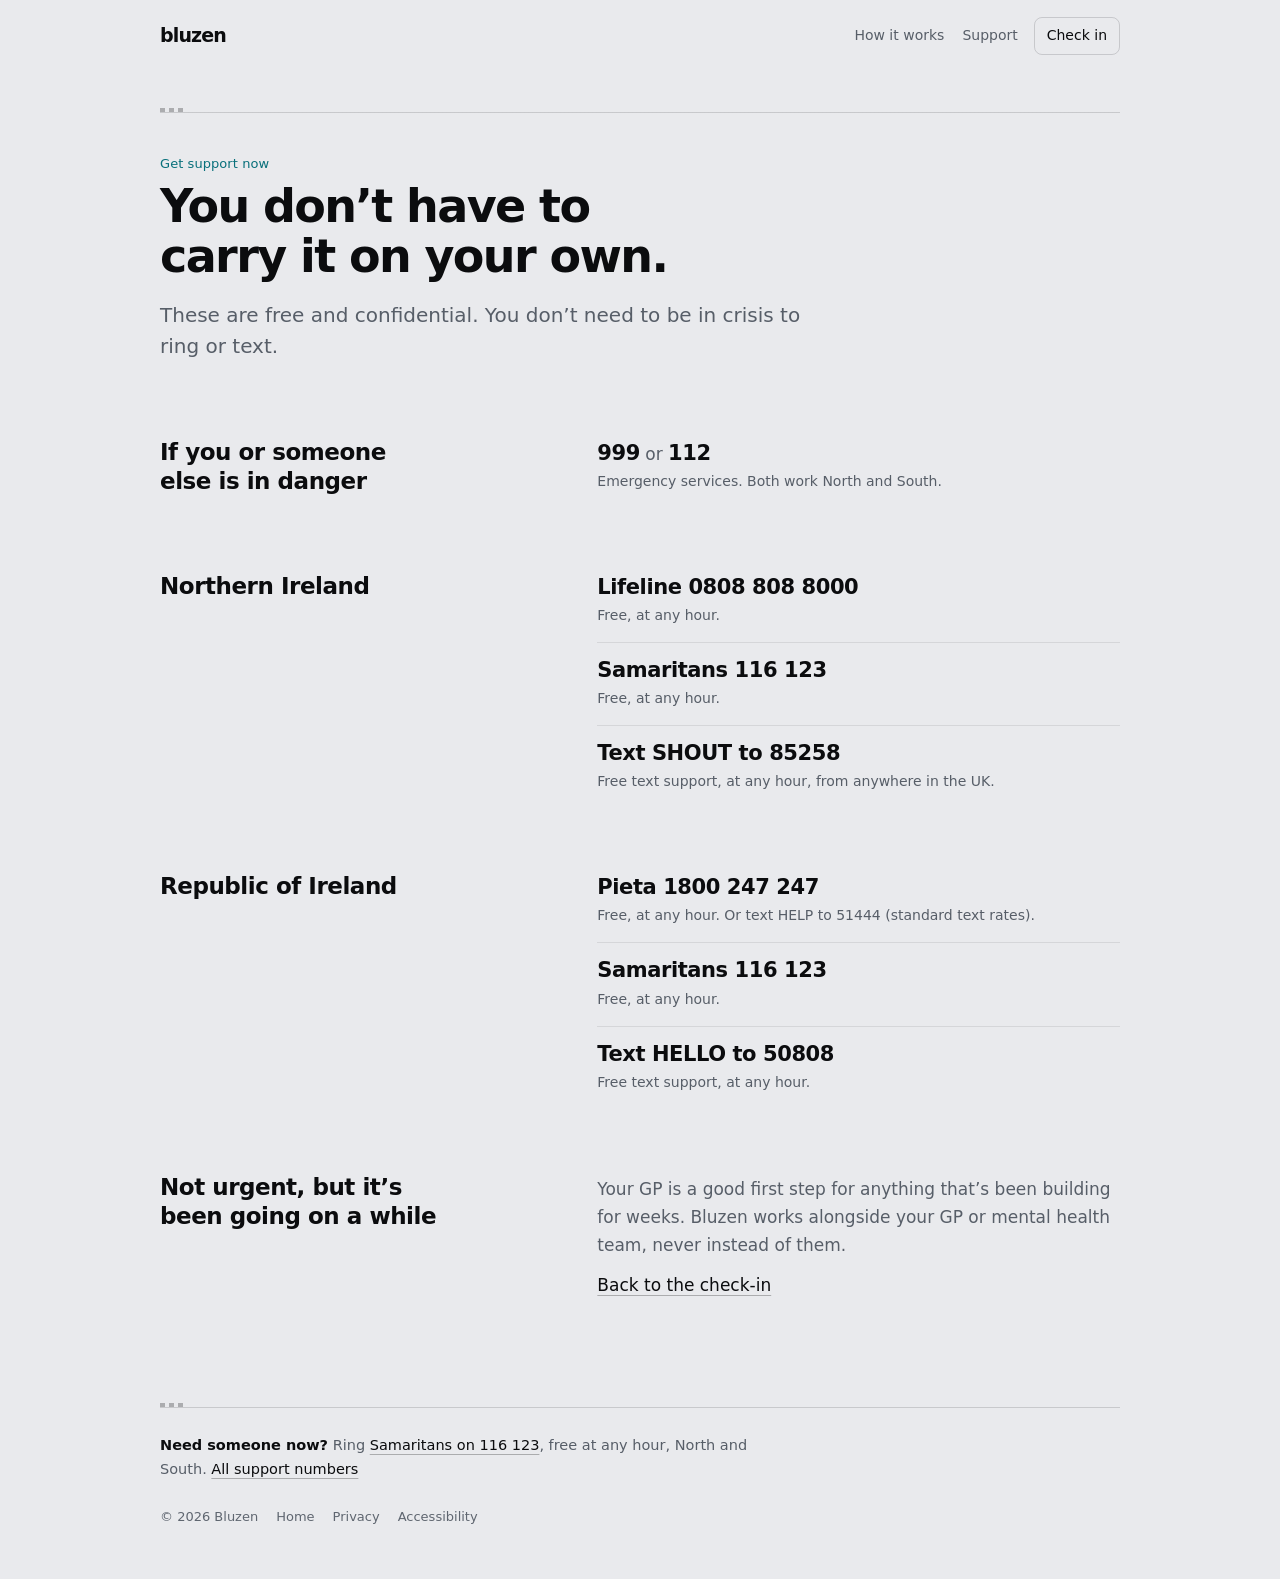
<file: support.html>
<!DOCTYPE html>
<html lang="en-GB">
<head>
<meta charset="utf-8">
<meta name="viewport" content="width=device-width, initial-scale=1, viewport-fit=cover">
<meta http-equiv="Content-Security-Policy" content="default-src 'none'; style-src 'self'; img-src 'self'; base-uri 'none'; form-action 'none'">
<title>Get support now · Bluzen</title>
<meta name="description" content="Free crisis and support numbers for Northern Ireland and the Republic of Ireland, open at any hour.">
<link rel="canonical" href="https://www.bluzenfocus.net/support.html">
<meta name="theme-color" content="#0B0D10" media="(prefers-color-scheme: dark)">
<meta name="theme-color" content="#E9EAED" media="(prefers-color-scheme: light)">
<meta name="color-scheme" content="dark light">
<meta name="referrer" content="no-referrer">
<link rel="icon" href="/assets/bluzen-mark-cyan.png">
<link rel="stylesheet" href="/assets/site.css">
</head>
<body>
<header class="top"><a class="wordmark" href="/" aria-label="Bluzen home">bluzen</a><nav aria-label="Main"><a class="small opt" href="/how-it-works.html">How it works</a><a class="small" href="/support.html">Support</a><a class="small go" href="/check-in/">Check in</a></nav></header>
<!-- Numbers match the check-in's support drawer. Re-check them before publishing and once a year. -->
<main>
<p class="label">Get support now</p>
<h1>You don’t have to carry it on your own.</h1>
<p class="lede">These are free and confidential. You don’t need to be in crisis to ring or text.</p>
<h2>If you or someone else is in danger</h2>
<ul class="nums">
<li><a class="big" href="tel:999">999</a> or <a class="big" href="tel:112">112</a><span class="where">Emergency services. Both work North and South.</span></li>
</ul>
<h2>Northern Ireland</h2>
<ul class="nums">
<li><a class="big" href="tel:08088088000">Lifeline 0808 808 8000</a><span class="where">Free, at any hour.</span></li>
<li><a class="big" href="tel:116123">Samaritans 116 123</a><span class="where">Free, at any hour.</span></li>
<li><a class="big" href="sms:85258?body=SHOUT">Text SHOUT to 85258</a><span class="where">Free text support, at any hour, from anywhere in the UK.</span></li>
</ul>
<h2>Republic of Ireland</h2>
<ul class="nums">
<li><a class="big" href="tel:1800247247">Pieta 1800 247 247</a><span class="where">Free, at any hour. Or text HELP to 51444 (standard text rates).</span></li>
<li><a class="big" href="tel:116123">Samaritans 116 123</a><span class="where">Free, at any hour.</span></li>
<li><a class="big" href="sms:50808?body=HELLO">Text HELLO to 50808</a><span class="where">Free text support, at any hour.</span></li>
</ul>
<h2>Not urgent, but it’s been going on a while</h2>
<p>Your GP is a good first step for anything that’s been building for weeks. Bluzen works alongside your GP or mental health team, never instead of them.</p>
<p><a href="/check-in/">Back to the check-in</a></p>
</main>
<footer>
<p class="help"><strong>Need someone now?</strong> Ring <a href="tel:116123">Samaritans on 116 123</a>, free at any hour, North and South. <a href="/support.html">All support numbers</a></p>
<p class="legal"><span>© 2026 Bluzen</span><a href="/">Home</a><a href="/privacy.html">Privacy</a><a href="/accessibility.html">Accessibility</a></p>
</footer>
</body>
</html>
</file>
<file: assets/site.css>
/* Shared look for Bluzen's plain pages (how it works, support, privacy, accessibility, sessions, 404).
   Matches the home page and the check-in. Dark first; light follows the device's setting.
   These pages allow no inline styles, no scripts and no outside files, so everything is here. */
:root{
  color-scheme:dark;
  --bg:#0B0D10;--panel:#13161C;--well:#0F1216;
  --line:rgba(255,255,255,.08);--line-2:rgba(255,255,255,.13);--line-3:rgba(255,255,255,.22);
  --text:#EDEEF0;--muted:#9AA0A8;--faint:#7A8089;
  --accent:#3DD6E3;--accent-ink:#3DD6E3;--accent-line:rgba(61,214,227,.55);
  --cta:#EDEEF0;--cta-hover:#FFFFFF;--on-cta:#0B0C0E;
  --ease:cubic-bezier(.2,.8,.2,1);
  --sans:"Inter","InterVariable","Inter Variable",ui-sans-serif,system-ui,-apple-system,"Segoe UI",Roboto,"Helvetica Neue",Arial,sans-serif;
  --edge:20px;--measure:680px;
  /* three gear teeth sitting on a hairline: the mark that opens a page and its footer */
  --teeth:linear-gradient(90deg,var(--line-3) 0 5px,transparent 5px 9px,var(--line-3) 9px 14px,transparent 14px 18px,var(--line-3) 18px 23px,transparent 23px) no-repeat left top/23px 4px,linear-gradient(var(--line-2),var(--line-2)) no-repeat left bottom/100% 1px;
}
@media (prefers-color-scheme:light){
  :root{
    color-scheme:light;
    --bg:#E9EAED;--panel:#FBFBFC;--well:#F3F4F6;
    --line:rgba(11,12,14,.09);--line-2:rgba(11,12,14,.15);--line-3:rgba(11,12,14,.28);
    --text:#0B0C0E;--muted:#575E68;--faint:#5F6670;
    --accent:#0A7C88;--accent-ink:#08707B;--accent-line:rgba(10,124,136,.5);
    --cta:#0B0C0E;--cta-hover:#25282D;--on-cta:#FFFFFF;
  }
}
*,*::before,*::after{box-sizing:border-box}
html{background:var(--bg);-webkit-text-size-adjust:100%;text-size-adjust:100%}
body{margin:0;background:var(--bg);color:var(--text);font:400 16px/1.65 var(--sans);font-kerning:normal;-webkit-font-smoothing:antialiased;-moz-osx-font-smoothing:grayscale}
a{color:inherit}
::selection{background:var(--accent-line);color:var(--text)}
:focus-visible{outline:2px solid var(--accent);outline-offset:3px;border-radius:4px}

/* Header */
.top{display:flex;align-items:center;justify-content:space-between;gap:12px;height:60px;max-width:1040px;margin:0 auto;padding:0 var(--edge)}
.wordmark{font-size:19px;font-weight:700;letter-spacing:-.045em;text-decoration:none}
.top nav{display:flex;align-items:center;gap:2px}
.top a.small{font-size:14px;color:var(--muted);text-decoration:none;padding:8px;border-radius:6px;white-space:nowrap;transition:color .15s var(--ease)}
.top a.small:hover{color:var(--text)}
.top a.go{margin-left:6px;padding:6px 12px;border:1px solid var(--line-2);border-radius:8px;color:var(--text);font-weight:500;transition:border-color .15s var(--ease),background-color .15s var(--ease)}
.top a.go:hover{border-color:var(--line-3)}
@media (max-width:379px){.top a.opt{display:none}}

/* Page */
main{max-width:1040px;margin:0 auto;padding:28px var(--edge) 72px}
main > *{max-width:var(--measure)}
main::before{content:"";display:block;height:5px;margin-bottom:28px;background:var(--teeth);max-width:none}
.label{margin:0;font-size:13px;font-weight:500;color:var(--accent-ink);letter-spacing:.005em}
h1{font-size:clamp(30px,7.6vw,46px);line-height:1.08;font-weight:600;letter-spacing:-.035em;margin:8px 0 0;text-wrap:balance}
h2{font-size:21px;line-height:1.25;font-weight:600;letter-spacing:-.02em;margin:52px 0 0;text-wrap:balance}
h3{font-size:16px;line-height:1.4;font-weight:600;letter-spacing:-.01em}
p,ul,ol{margin:12px 0 0;color:var(--muted);text-wrap:pretty}
h2 + p,h2 + ul,h2 + ol,h2 + .faq{margin-top:10px}
ul{padding-left:0;list-style:none}
main ul:not(.nums) > li{position:relative;padding-left:20px}
main ul:not(.nums) > li::before{content:"";position:absolute;left:1px;top:.72em;width:7px;height:1px;background:var(--faint)}
li + li{margin-top:7px}
strong{color:var(--text);font-weight:500}
main a{color:var(--text);text-decoration:underline;text-decoration-color:var(--line-3);text-decoration-thickness:1px;text-underline-offset:4px;transition:text-decoration-color .15s var(--ease)}
main a:hover{text-decoration-color:currentColor}
.lede{margin-top:18px;font-size:18px;line-height:1.55;color:var(--muted)}
.box{margin-top:28px;padding:18px;border:1px solid var(--line);border-radius:14px;background:var(--well)}
.btn{display:inline-flex;align-items:center;min-height:50px;padding:0 26px;border-radius:10px;background:var(--cta);color:var(--on-cta)!important;text-decoration:none!important;font-weight:500;letter-spacing:-.005em;margin-top:24px;transition:background-color .15s var(--ease),transform .12s var(--ease)}
.btn:hover{background:var(--cta-hover)}
.btn:active{transform:scale(.985)}

/* How it works */
picture{display:block;margin-top:12px}
.mark{display:block;width:104px;height:auto;margin:22px 0 4px}
.list{list-style:none;padding:0;margin:18px 0 0;counter-reset:n}
.list li{display:grid;grid-template-columns:28px minmax(0,1fr);gap:8px;margin:0;padding:15px 0;border-top:1px solid var(--line);color:var(--muted)}
.list li:first-child{border-top:0;padding-top:0}
.list li::before{counter-increment:n;content:counter(n);font-size:13px;font-weight:500;font-variant-numeric:tabular-nums;color:var(--faint);line-height:2.03}
.list strong{display:block;font-weight:600;letter-spacing:-.01em}
/* research findings: a ledger with the source set small beneath, not a stack of cards */
.find{margin-top:0;padding:18px 0 20px;border-top:1px solid var(--line)}
p + .find{margin-top:18px}
.find + p{margin-top:0;padding-top:20px;border-top:1px solid var(--line)}
.find h3{margin:0;color:var(--text)}
.find p{margin-top:4px}
.find .src{margin-top:8px;font-size:13px;color:var(--faint)}
.find .src a{color:inherit}
.quote{margin:18px 0 0;padding-left:14px;border-left:2px solid var(--accent-line);color:var(--text)}
.ctas{display:flex;flex-wrap:wrap;align-items:center;gap:10px 20px;margin-top:36px}
.ctas .btn{margin-top:0}

/* Support page */
.nums{list-style:none;padding:0;margin:12px 0 0}
.nums li{margin:0;padding:14px 0 15px;border-top:1px solid var(--line)}
.nums li:first-child{border-top:0;padding-top:4px}
.nums .big{display:inline-block;font-size:21px;line-height:1.3;font-weight:600;letter-spacing:-.02em;font-variant-numeric:tabular-nums;color:var(--text);text-decoration:none;transition:color .15s var(--ease)}
.nums .big:hover{color:var(--accent-ink)}
.nums .where{display:block;margin-top:2px;font-size:14px;color:var(--muted)}

/* FAQ */
.faq{margin-top:14px}
.faq details{border-top:1px solid var(--line)}
.faq details:last-child{border-bottom:1px solid var(--line)}
.faq summary{display:flex;justify-content:space-between;align-items:baseline;gap:16px;cursor:pointer;padding:15px 0;color:var(--text);font-weight:500;list-style:none}
.faq summary::-webkit-details-marker{display:none}
.faq summary::after{content:"+";flex:none;color:var(--faint);font-weight:400}
.faq details[open] summary::after{content:"\2212"}
.faq details p{margin:0 0 16px}
.draft{margin-top:20px;padding:12px 14px;border:1px dashed var(--line-3);border-radius:10px;font-size:13.5px;color:var(--muted)}

/* Footer: one number always in reach, then the small print */
footer{max-width:1040px;margin:0 auto;padding:0 var(--edge) 52px;font-size:14.5px;color:var(--muted)}
footer::before{content:"";display:block;height:5px;margin-bottom:26px;background:var(--teeth)}
footer p{margin:0;max-width:var(--measure)}
footer strong{font-weight:600}
footer .help a{color:var(--text);text-decoration:underline;text-decoration-color:var(--line-3);text-decoration-thickness:1px;text-underline-offset:4px}
footer .help a{white-space:nowrap}
footer .help a[href^="tel"]{font-weight:500;font-variant-numeric:tabular-nums}
footer .help a:hover{text-decoration-color:currentColor}
.legal{display:flex;flex-wrap:wrap;gap:4px 18px;margin-top:24px!important;font-size:13px;color:var(--faint)}
.legal a{text-decoration:none;transition:color .15s var(--ease)}
.legal a:hover{color:var(--text)}

@media (min-width:600px){:root{--edge:28px}}
@media (min-width:900px){
  :root{--edge:40px}
  body{font-size:17px}
  .top{height:72px}
  main{padding-top:36px;padding-bottom:104px}
  main::before{margin-bottom:40px}
  .lede{font-size:20px}
  /* Section titles sit in a narrow left column with the detail beside them, as on the home page.
     Everything before the first h2 (the page title and opening line) runs across both. */
  main{display:grid;grid-template-columns:minmax(0,5fr) minmax(0,7fr);column-gap:64px;align-items:start}
  main > *{grid-column:1/-1}
  main > h2 ~ *{grid-column:2;max-width:none}
  main > h2 ~ h2{grid-column:1}
  main > h2{grid-column:1;font-size:23px;margin-top:64px;max-width:15em}
  main::before{grid-column:1/-1}
  main > .btn{justify-self:start}
  main > h2 + *,main > h2 + [class]{margin-top:66px}
  main > .lede + h2{margin-top:76px}
  main > .lede + h2 + *,main > .lede + h2 + [class]{margin-top:78px}
  main > h2 + .faq > details:first-child{border-top:0}
  main > h2 + .faq > details:first-child summary{padding-top:0}
  main > h2 + .nums > li:first-child{padding-top:0}
  main > h2 + picture .mark{margin-top:0}
  main > h2 + .list{margin-top:68px}
  main > .lede + h2 + .list{margin-top:80px}
}
@media (prefers-reduced-motion:reduce){*,*::before,*::after{transition-duration:.001ms!important}}
</file>
<file: assets/checkin-fonts.css>
/* Lora and Nunito, latin subset, self-hosted so the check-in page needs nothing
   from a CDN at runtime. Taken from Google Fonts (Lora v37, Nunito v32) on
   31 July 2026, SIL Open Font Licence 1.1.

   Both are variable fonts, so one file per family covers every weight we use.
   The ranges below are deliberately narrow: Lora is capped at 500 and Nunito at
   700, which is the brand rule made mechanical. Ask for anything heavier in CSS
   and the browser synthesises it, which looks wrong enough to catch in review.

   To refresh: refetch the css2 URL recorded in the README, keep the latin
   blocks only, and drop the duplicate per-weight files. */

@font-face{
  font-family:'Lora';font-style:normal;font-weight:400 500;font-display:swap;
  src:url('fonts/lora-latin.woff2') format('woff2');
  unicode-range:U+0000-00FF,U+0131,U+0152-0153,U+02BB-02BC,U+02C6,U+02DA,U+02DC,U+0304,U+0308,U+0329,U+2000-206F,U+20AC,U+2122,U+2191,U+2193,U+2212,U+2215,U+FEFF,U+FFFD;
}
@font-face{
  font-family:'Nunito';font-style:normal;font-weight:300 700;font-display:swap;
  src:url('fonts/nunito-latin.woff2') format('woff2');
  unicode-range:U+0000-00FF,U+0131,U+0152-0153,U+02BB-02BC,U+02C6,U+02DA,U+02DC,U+0304,U+0308,U+0329,U+2000-206F,U+20AC,U+2122,U+2191,U+2193,U+2212,U+2215,U+FEFF,U+FFFD;
}
</file>
